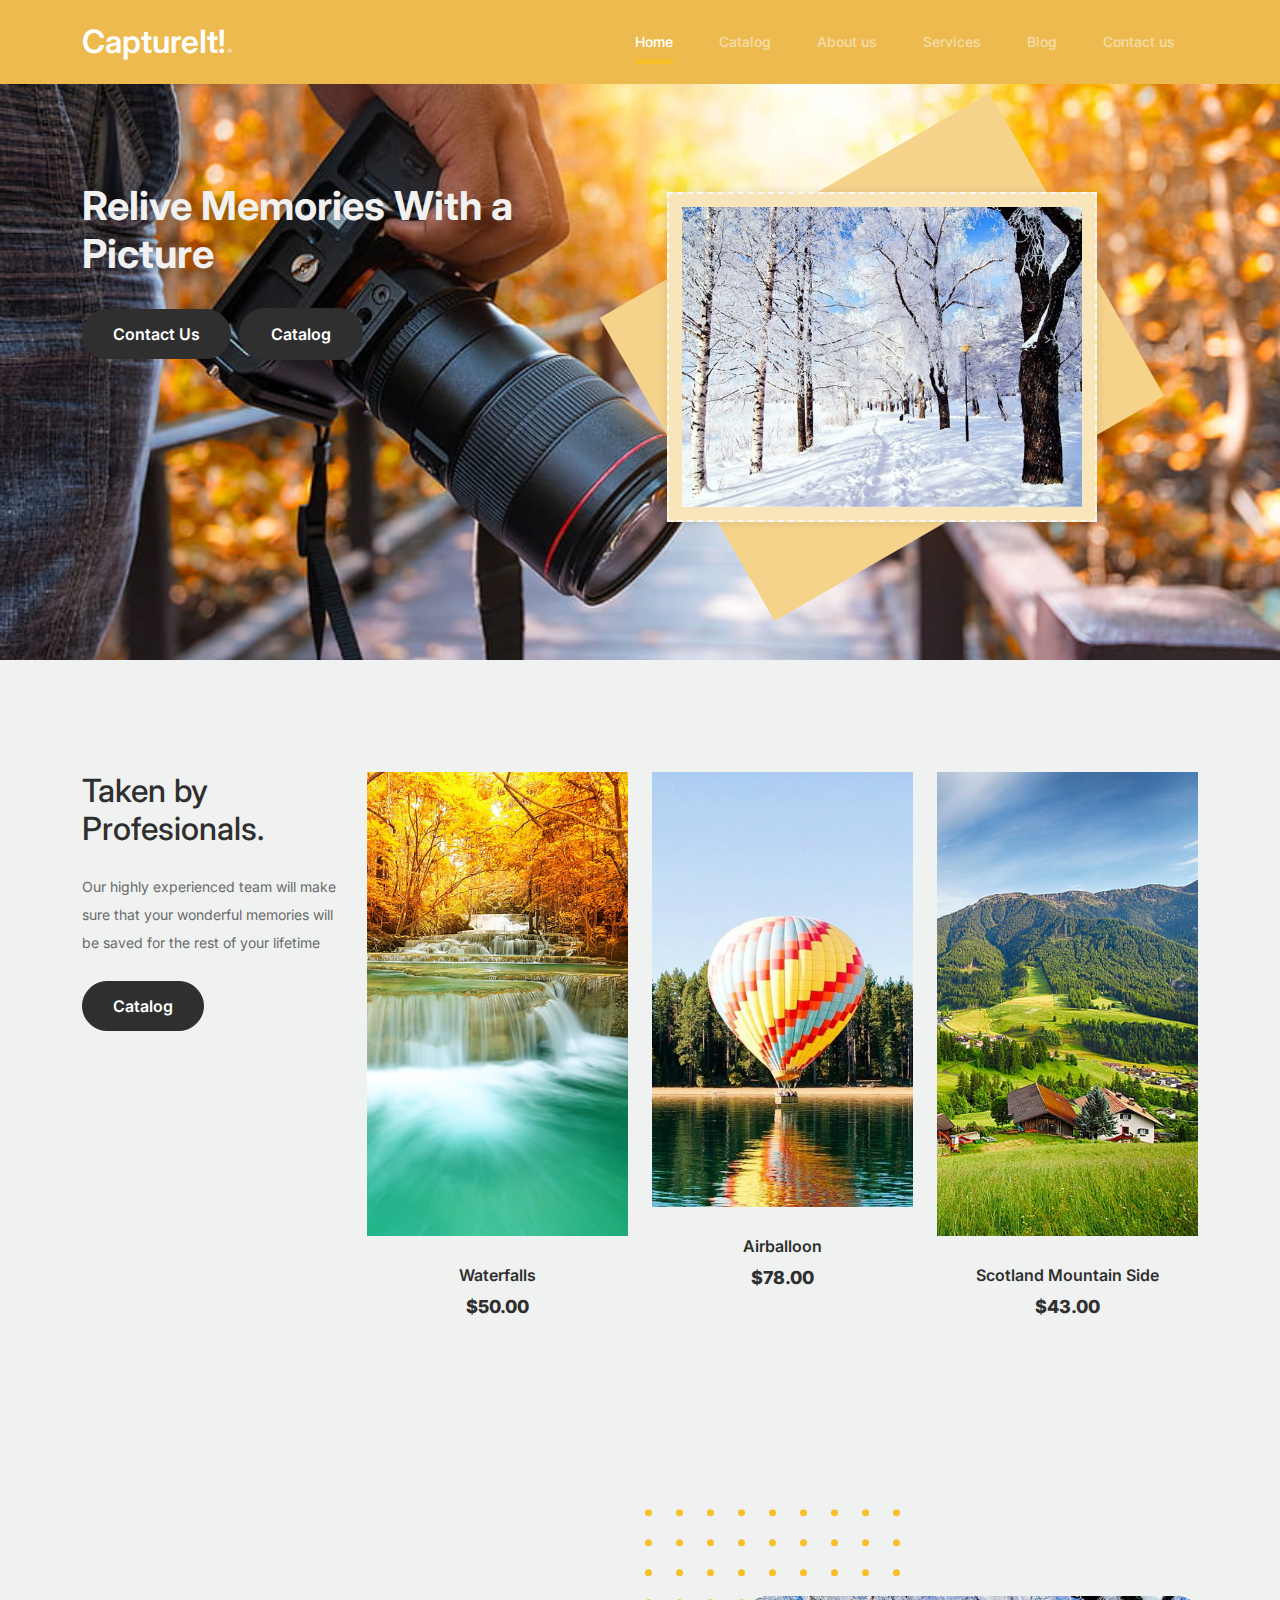
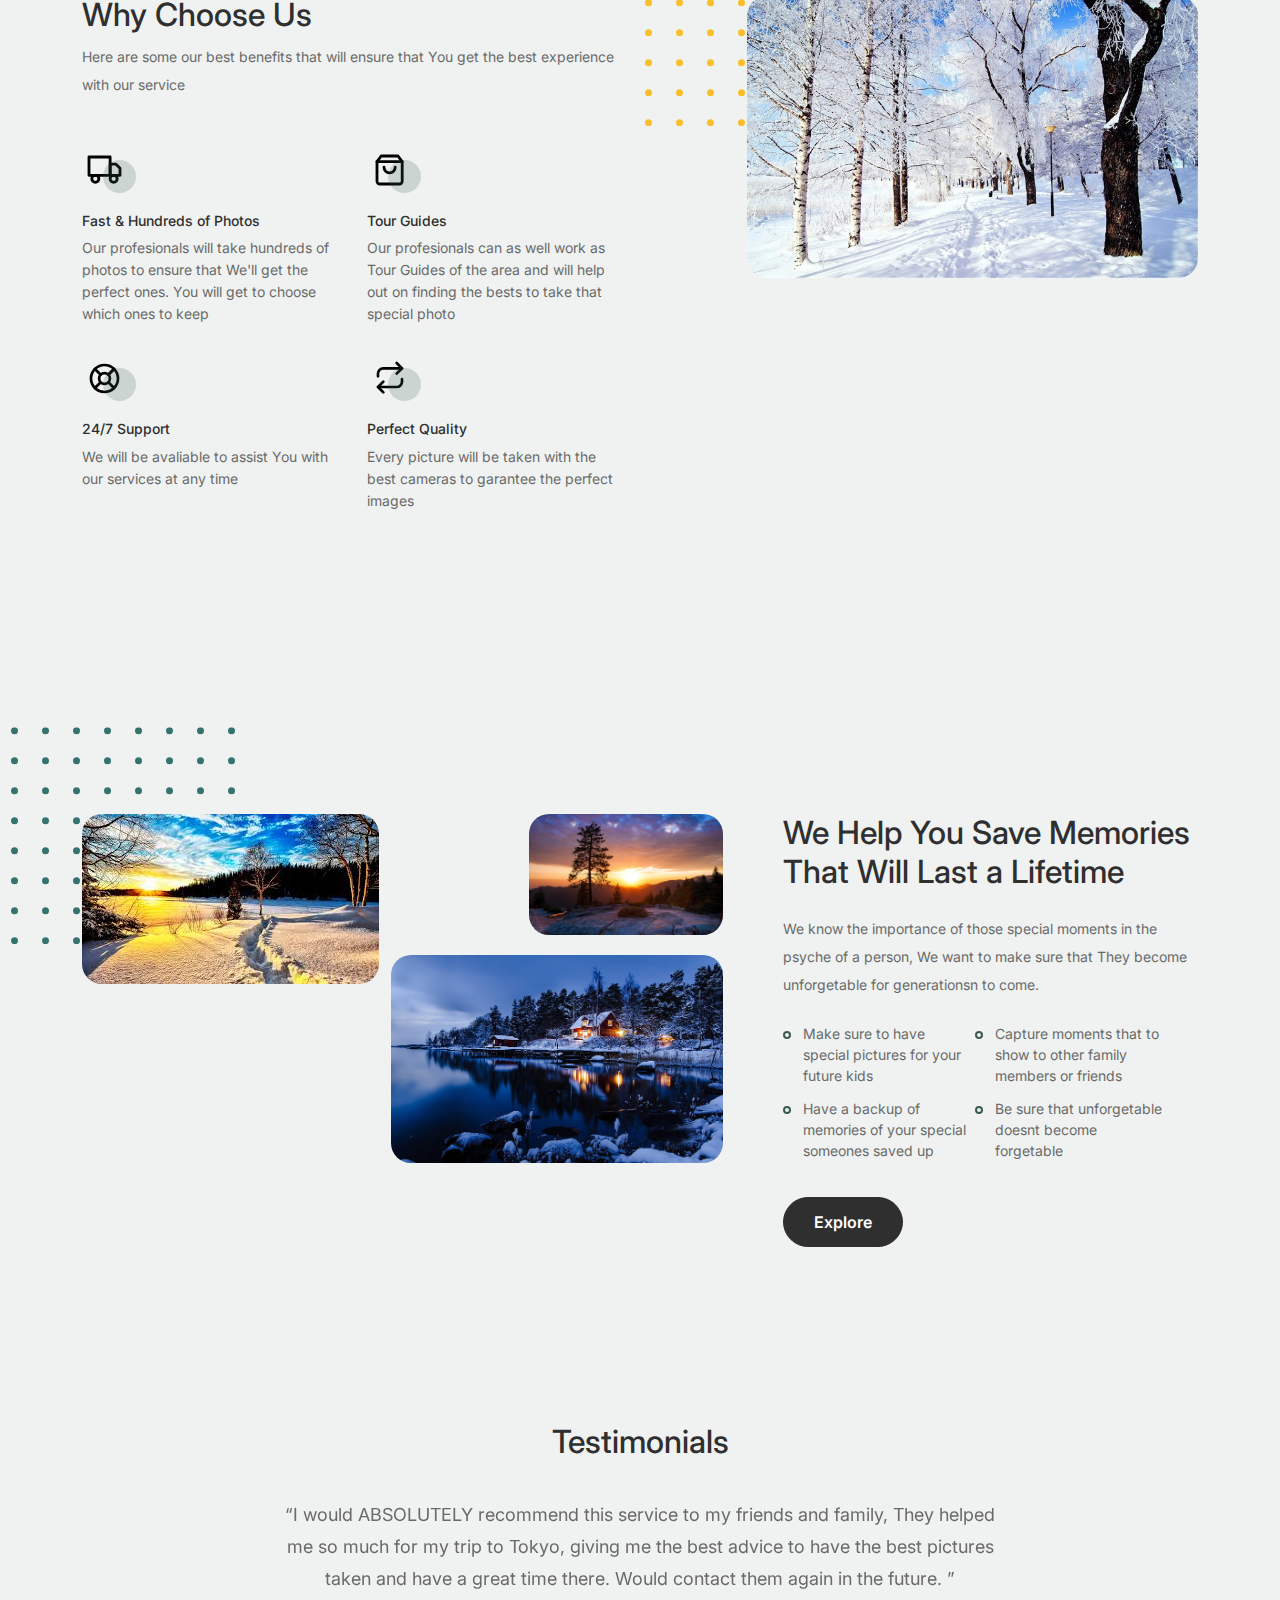
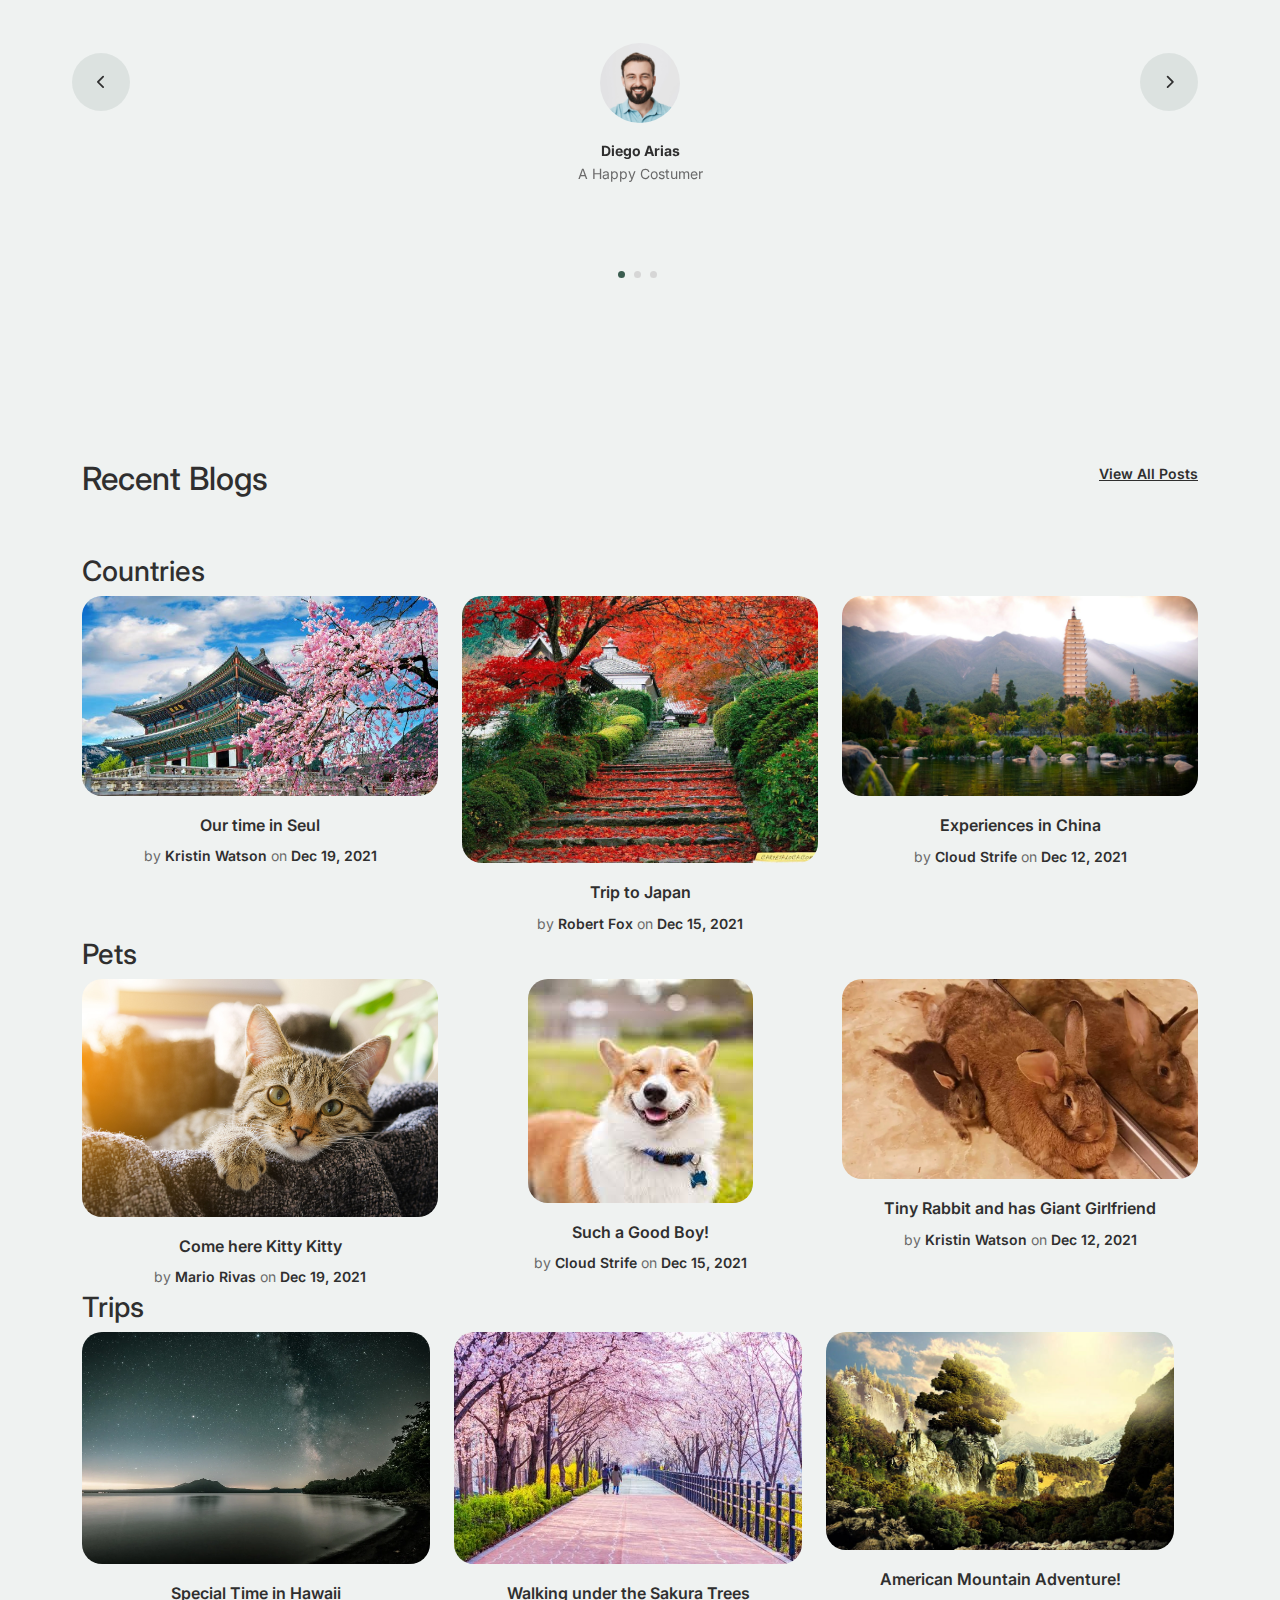
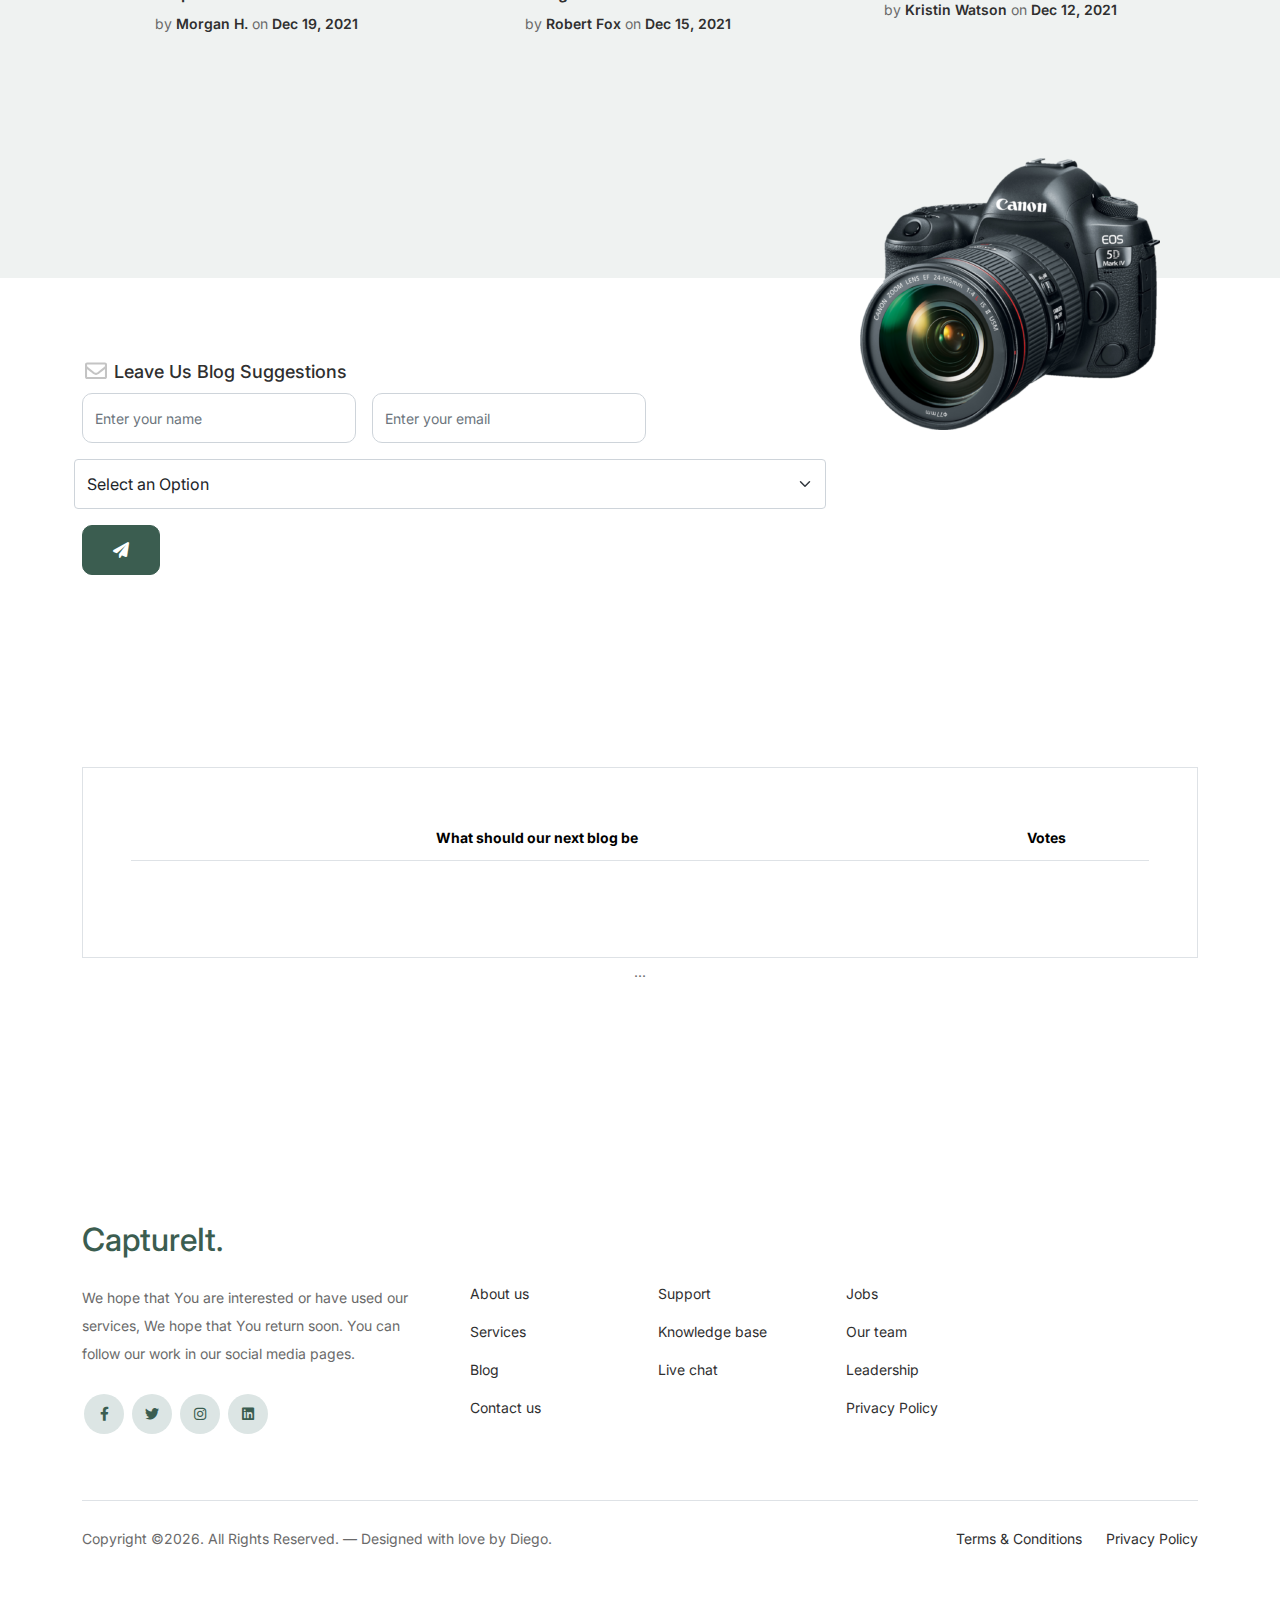
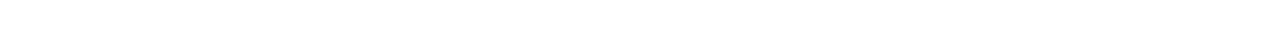
<file: index.html>
<!-- /*
* Bootstrap 5
* Template Name: Furni
* Template Author: Untree.co
* Template URI: https://untree.co/
* License: https://creativecommons.org/licenses/by/3.0/
*/ -->
<!doctype html>
<html lang="en">
<head>
  <meta charset="utf-8">
  <meta name="viewport" content="width=device-width, initial-scale=1, shrink-to-fit=no">
  <meta name="author" content="Untree.co">
  <link rel="shortcut icon" href="images/NewImages/logo.png">

  <meta name="description" content="" />
  <meta name="keywords" content="bootstrap, bootstrap4" />

		<!-- Bootstrap CSS -->
		<link href="css/bootstrap.min.css" rel="stylesheet">
		<link href="https://cdnjs.cloudflare.com/ajax/libs/font-awesome/6.0.0-beta3/css/all.min.css" rel="stylesheet">
		<link href="css/tiny-slider.css" rel="stylesheet">
		<link href="css/style.css" rel="stylesheet">
		<title>CaptureIt Save New Memories</title>
	</head>

	<body>

		<!-- Start Header/Navigation -->
		<nav class="custom-navbar navbar navbar navbar-expand-md navbar-dark bg-dark" arial-label="Furni navigation bar">

			<div class="container">
				<a class="navbar-brand" href="index.html">CaptureIt!<span>.</span></a>

				<button class="navbar-toggler" type="button" data-bs-toggle="collapse" data-bs-target="#navbarsFurni" aria-controls="navbarsFurni" aria-expanded="false" aria-label="Toggle navigation">
					<span class="navbar-toggler-icon"></span>
				</button>

				<div class="collapse navbar-collapse" id="navbarsFurni">
					<ul class="custom-navbar-nav navbar-nav ms-auto mb-2 mb-md-0">
						<li class="nav-item active">
							<a class="nav-link" href="index.html">Home</a>
						</li>
						<li><a class="nav-link" href="shop.html">Catalog</a></li>
						<li><a class="nav-link" href="about.html">About us</a></li>
						<li><a class="nav-link" href="services.html">Services</a></li>
						<li><a class="nav-link" href="blog.html">Blog</a></li>
						<li><a class="nav-link" href="contact.html">Contact us</a></li>
					</ul>
				</div>
			</div>
				
		</nav>
		<!-- End Header/Navigation -->

		<!-- Start Hero Section -->
			<div class="hero">
				<div class="container">
					<div class="row justify-content-between">
						<div class="col-lg-5">
							<div class="intro-excerpt">
								<h1>Relive Memories <span clsas="d-block">With a Picture</span></h1>
								<p><a href="" class="btn btn-secondary me-2">Contact Us</a><a href="#" class="btn btn-white-outline">Catalog</a></p>
							</div>
						</div>
						<div class="col-lg-7">

							<div id="HeroContainerFather">
							<div id="HeroContainerChild">
								<div id="HeroContainer">
									
								</div>
							</div>
							</div>
						</div>
					</div>
				</div>
			</div>
		<!-- End Hero Section -->

		<!-- Start Product Section -->
		<div class="product-section">
			<div class="container">
				<div class="row">

					<!-- Start Column 1 -->
					<div class="col-md-12 col-lg-3 mb-5 mb-lg-0">
						<h2 class="mb-4 section-title">Taken by Profesionals.</h2>
						<p class="mb-4"> Our highly experienced team will make sure that your wonderful memories will be saved for the rest of your lifetime </p>
						<p><a href="shop.html" class="btn">Catalog</a></p>
					</div> 
					<!-- End Column 1 -->

					<!-- Start Column 2 -->
					<div class="col-12 col-md-4 col-lg-3 mb-5 mb-md-0">
						<a class="product-item" href="cart.html">
							<img src="images/NewImages/Ls.jpg" class="img-fluid product-thumbnail">
							<h3 class="product-title">Waterfalls</h3>
							<strong class="product-price">$50.00</strong>

							<span class="icon-cross">
								<img src="images/cross.svg" class="img-fluid">
							</span>
						</a>
					</div> 
					<!-- End Column 2 -->

					<!-- Start Column 3 -->
					<div class="col-12 col-md-4 col-lg-3 mb-5 mb-md-0">
						<a class="product-item" href="cart.html">
							<img src="images/NewImages/AirBalloon.jpg" class="img-fluid product-thumbnail">
							<h3 class="product-title">Airballoon</h3>
							<strong class="product-price">$78.00</strong>

							<span class="icon-cross">
								<img src="images/cross.svg" class="img-fluid">
							</span>
						</a>
					</div>
					<!-- End Column 3 -->

					<!-- Start Column 4 -->
					<div class="col-12 col-md-4 col-lg-3 mb-5 mb-md-0">
						<a class="product-item" href="cart.html">
							<img src="images/NewImages/MountainSide.jpg" class="img-fluid product-thumbnail">
							<h3 class="product-title">Scotland Mountain Side</h3>
							<strong class="product-price">$43.00</strong>

							<span class="icon-cross">
								<img src="images/cross.svg" class="img-fluid">
							</span>
						</a>
					</div>
					<!-- End Column 4 -->

				</div>
			</div>
		</div>
		<!-- End Product Section -->

		<!-- Start Why Choose Us Section -->
		<div class="why-choose-section">
			<div class="container">
				<div class="row justify-content-between">
					<div class="col-lg-6">
						<h2 class="section-title">Why Choose Us</h2>
						<p>Here are some our best benefits that will ensure that You get the best experience with our service</p>

						<div class="row my-5">
							<div class="col-6 col-md-6">
								<div class="feature">
									<div class="icon">
										<img src="images/truck.svg" alt="Image" class="imf-fluid">
									</div> 
									<h3>Fast &amp; Hundreds of Photos</h3>
									<p>Our profesionals will take hundreds of photos to ensure that We'll get the perfect ones. You will get to choose which ones to keep</p>
								</div>
							</div>

							<div class="col-6 col-md-6">
								<div class="feature">
									<div class="icon">
										<img src="images/bag.svg" alt="Image" class="imf-fluid">
									</div>
									<h3>Tour Guides</h3>
									<p>Our profesionals can as well work as Tour Guides of the area and will help out on finding the bests to take that special photo</p>
								</div>
							</div>

							<div class="col-6 col-md-6">
								<div class="feature">
									<div class="icon">
										<img src="images/support.svg" alt="Image" class="imf-fluid">
									</div>
									<h3>24/7 Support</h3>
									<p>We will be avaliable to assist You with our services at any time</p>
								</div>
							</div>

							<div class="col-6 col-md-6">
								<div class="feature">
									<div class="icon">
										<img src="images/return.svg" alt="Image" class="imf-fluid">
									</div>
									<h3>Perfect Quality</h3>
									<p>Every picture will be taken with the best cameras to garantee the perfect images</p>
								</div>
							</div>

						</div>
					</div>

					<div class="col-lg-5">
						<div class="img-wrap">
							<img src="images/NewImages/WinterWonderland.jpg" alt="Image" class="img-fluid">
						</div>
					</div>

				</div>
			</div>
		</div>
		<!-- End Why Choose Us Section -->

		<!-- Start We Help Section -->
		<div class="we-help-section">
			<div class="container">
				<div class="row justify-content-between">
					<div class="col-lg-7 mb-5 mb-lg-0">
						<div class="imgs-grid">
							<div class="grid grid-1"><img src="images/NewImages/SunriseCold1.jpg" alt="Untree.co"></div>
							<div class="grid grid-2"><img src="images/NewImages/SunriseCold2.jpg" alt="Untree.co"></div>
							<div class="grid grid-3"><img src="images/NewImages/WinterNightime.jpg" alt="Untree.co"></div>
						</div>
					</div>
					<div class="col-lg-5 ps-lg-5">
						<h2 class="section-title mb-4">We Help You Save Memories That Will Last a Lifetime</h2>
						<p>We know the importance of those special moments in the psyche of a person, We want to make sure that They become unforgetable for generationsn to come.</p>

						<ul class="list-unstyled custom-list my-4">
							<li>Make sure to have special pictures for your future kids</li>
							<li>Capture moments that to show to other family members or friends</li>
							<li>Have a backup of memories of your special someones saved up</li>
							<li>Be sure that unforgetable doesnt become forgetable</li>
						</ul>
						<p><a herf="#" class="btn">Explore</a></p>
					</div>
				</div>
			</div>
		</div>
		<!-- End We Help Section -->


		<!-- End Popular Product -->

		<!-- Start Testimonial Slider -->
		<div class="testimonial-section">
			<div class="container">
				<div class="row">
					<div class="col-lg-7 mx-auto text-center">
						<h2 class="section-title">Testimonials</h2>
					</div>
				</div>

				<div class="row justify-content-center">
					<div class="col-lg-12">
						<div class="testimonial-slider-wrap text-center">

							<div id="testimonial-nav">
								<span class="prev" data-controls="prev"><span class="fa fa-chevron-left"></span></span>
								<span class="next" data-controls="next"><span class="fa fa-chevron-right"></span></span>
							</div>

							<div class="testimonial-slider">
								
								<div class="item">
									<div class="row justify-content-center">
										<div class="col-lg-8 mx-auto">

											<div class="testimonial-block text-center">
												<blockquote class="mb-5">
													<p>&ldquo;I would ABSOLUTELY recommend this service to my friends and family, They helped me so much for my trip to Tokyo, giving me the best advice to have the best pictures taken and have a great time there. Would contact them again in the future. &rdquo;</p>
												</blockquote>

												<div class="author-info">
													<div class="author-pic">
														<img src="images/person_2.jpg" alt="Maria Jones" class="img-fluid">
													</div>
													<h3 class="font-weight-bold">Diego Arias</h3>
													<span class="position d-block mb-3">A Happy Costumer</span>
												</div>
											</div>

										</div>
									</div>
								</div> 
								<!-- END item -->

								<div class="item">
									<div class="row justify-content-center">
										<div class="col-lg-8 mx-auto">

											<div class="testimonial-block text-center">
												<blockquote class="mb-5">
													<p>&ldquo;Just what I needed. I needed the perfect photographers for my daughter's wedding, They were extremely helpful giving us pointers on where We should be so the pictures would turn out perfect, as well They would make sure They don't interrupt anything during said wedding.&rdquo;</p>
												</blockquote>

												<div class="author-info">
													<div class="author-pic">
														<img src="images/person-1.png" alt="Maria Jones" class="img-fluid">
													</div>
													<h3 class="font-weight-bold">Maria Jones</h3>
													<span class="position d-block mb-3">Newly Wedded Wife</span>
												</div>
											</div>

										</div>
									</div>
								</div> 
								<!-- END item -->

								<div class="item">
									<div class="row justify-content-center">
										<div class="col-lg-8 mx-auto">

											<div class="testimonial-block text-center">
												<blockquote class="mb-5">
													<p>&ldquo;I decided to hire one of these photographers for our trip to the American Wilderness, wanted them to get us the best photos of the landscape so I could show them to my family. They did not dissapoint, all of the pictures where incredible. Would hire them again in my future Adventures.&rdquo;</p>
												</blockquote>

												<div class="author-info">
													<div class="author-pic">
														<img src="images/person_3.jpg" alt="Maria Jones" class="img-fluid">
													</div>
													<h3 class="font-weight-bold">Bolt Walker</h3>
													<span class="position d-block mb-3">Experienced Adventurer</span>
												</div>
											</div>

										</div>
									</div>
								</div> 
								<!-- END item -->

							</div>

						</div>
					</div>
				</div>
			</div>
		</div>
		<!-- End Testimonial Slider -->

		<!-- Start Blog Section -->
		<div class="blog-section">
			<div class="container">
				<div class="row mb-5">
					<div class="col-md-6">
						<h2 class="section-title">Recent Blogs</h2>
					</div>
					<div class="col-md-6 text-start text-md-end">
						<a href="#" class="more">View All Posts</a>
					</div>
				</div>
				<!-- ADD RIGHT HERE A NEW SECCION CONTRIES, PETS,TRIPS-->

				<div class="row">
					<h3 class="section-title">Countries</h3>
					<div class="col-12 col-sm-6 col-md-4 mb-4 mb-md-0">
						<div class="post-entry">
							<a href="#" class="post-thumbnail"><img src="images/NewImages/Seul.jpeg" alt="Image" class="img-fluid"></a>
							<div class="post-content-entry">
								<h3><a href="#">Our time in Seul</a></h3>
								<div class="meta">
									<span>by <a href="#">Kristin Watson</a></span> <span>on <a href="#">Dec 19, 2021</a></span>
								</div>
							</div>
						</div>
					</div>

					<div class="col-12 col-sm-6 col-md-4 mb-4 mb-md-0">
						<div class="post-entry">
							<a href="#" class="post-thumbnail"><img src="images/NewImages/Japan.jpg" alt="Image" class="img-fluid"></a>
							<div class="post-content-entry">
								<h3><a href="#">Trip to Japan</a></h3>
								<div class="meta">
									<span>by <a href="#">Robert Fox</a></span> <span>on <a href="#">Dec 15, 2021</a></span>
								</div>
							</div>
						</div>
					</div>

					<div class="col-12 col-sm-6 col-md-4 mb-4 mb-md-0">
						<div class="post-entry">
							<a href="#" class="post-thumbnail"><img src="images/NewImages/china.jpg" alt="Image" class="img-fluid"></a>
							<div class="post-content-entry">
								<h3><a href="#">Experiences in China</a></h3>
								<div class="meta">
									<span>by <a href="#">Cloud Strife</a></span> <span>on <a href="#">Dec 12, 2021</a></span>
								</div>
							</div>
						</div>
					</div>
				</div>
				<div class="row">
					<h3 class="section-title">Pets</h3>
					<div class="col-12 col-sm-6 col-md-4 mb-4 mb-md-0">
						<div class="post-entry">
							<a href="#" class="post-thumbnail"><img src="images/NewImages/CuteCat.jpg" alt="Image" class="img-fluid"></a>
							<div class="post-content-entry">
								<h3><a href="#">Come here Kitty Kitty</a></h3>
								<div class="meta">
									<span>by <a href="#">Mario Rivas</a></span> <span>on <a href="#">Dec 19, 2021</a></span>
								</div>
							</div>
						</div>
					</div>

					<div class="col-12 col-sm-6 col-md-4 mb-4 mb-md-0">
						<div class="post-entry">
							<a href="#" class="post-thumbnail"><img src="images/NewImages/BESTODOGGO.jpg"  alt="Image" class="img-fluid"></a>
							<div class="post-content-entry">
								<h3><a href="#">Such a Good Boy!</a></h3>
								<div class="meta">
									<span>by <a href="#">Cloud Strife</a></span> <span>on <a href="#">Dec 15, 2021</a></span>
								</div>
							</div>
						</div>
					</div>

					<div class="col-12 col-sm-6 col-md-4 mb-4 mb-md-0">
						<div class="post-entry">
							<a href="#" class="post-thumbnail"><img src="images/NewImages/Rabbits.jpg" alt="Image" class="img-fluid"></a>
							<div class="post-content-entry">
								<h3><a href="#">Tiny Rabbit and has Giant Girlfriend</a></h3>
								<div class="meta">
									<span>by <a href="#">Kristin Watson</a></span> <span>on <a href="#">Dec 12, 2021</a></span>
								</div>
							</div>
						</div>
					</div>
					<div class="row">
						<h3 class="section-title">Trips</h3>
						<div class="col-12 col-sm-6 col-md-4 mb-4 mb-md-0">
							<div class="post-entry">
								<a href="#" class="post-thumbnail"><img src="images/NewImages/Hawaii.webp" alt="Image" class="img-fluid"></a>
								<div class="post-content-entry">
									<h3><a href="#">Special Time in Hawaii</a></h3>
									<div class="meta">
										<span>by <a href="#">Morgan H.</a></span> <span>on <a href="#">Dec 19, 2021</a></span>
									</div>
								</div>
							</div>
						</div>
	
						<div class="col-12 col-sm-6 col-md-4 mb-4 mb-md-0">
							<div class="post-entry">
								<a href="#" class="post-thumbnail"><img src="images/NewImages/SakuraT2.jpg" alt="Image" class="img-fluid"></a>
								<div class="post-content-entry">
									<h3><a href="#">Walking under the Sakura Trees</a></h3>
									<div class="meta">
										<span>by <a href="#">Robert Fox</a></span> <span>on <a href="#">Dec 15, 2021</a></span>
									</div>
								</div>
							</div>
						</div>
	
						<div class="col-12 col-sm-6 col-md-4 mb-4 mb-md-0">
							<div class="post-entry">
								<a href="#" class="post-thumbnail"><img src="images/NewImages/BigTree.jpg" alt="Image" class="img-fluid"></a>
								<div class="post-content-entry">
									<h3><a href="#">American Mountain Adventure!</a></h3>
									<div class="meta">
										<span>by <a href="#">Kristin Watson</a></span> <span>on <a href="#">Dec 12, 2021</a></span>
									</div>
								</div>
							</div>
						</div>
	
					</div>
				</div>
			</div>
		</div>
		<!-- End Blog Section -->	

		<!-- Start Footer Section -->
		<footer class="footer-section">
			<div class="container relative">

				<div class="sofa-img">
					<img src="images/NewImages/Camera.png" alt="Image" class="img-fluid">
				</div>

				<div class="row">
					<div class="col-lg-8">
						<div class="subscription-form">
							<h3 class="d-flex align-items-center"><span class="me-1"><img src="images/envelope-outline.svg" alt="Image" class="img-fluid"></span><span>Leave Us Blog Suggestions</span></h3>


							<!-- ESTE ES EL FORMULARIO-->
							<form action="submit" class="row g-3" id="formulario">
								<div class="col-auto">
									<input id="nombre" type="text" class="form-control" placeholder="Enter your name" required>
								</div>
								<div class="col-auto">
									<input id="email" type="email" class="form-control" placeholder="Enter your email" required>
								</div>
								<select class="form-select" id="BlogOptions">
									<option value="">Select an Option</option>
									<option  value="Our time in Seul">Our time in Seul</option>
									<option value="Trip to Japan">Trip to Japan</option>
									<option value="Experiences in China">Experiences in China</option>
									<option  value="Come here Kitty Kitty">Come here Kitty Kitty</option>
									<option  value="Such a Good Boy!">Such a Good Boy!</option>
									<option value="Tiny Rabbit and has Giant Girlfriend">Tiny Rabbit and has Giant Girlfriend</option>
									<option value="Special Time in Hawaii">Special Time in Hawaii</option>
									<option value="Walking under the Sakura Trees">Walking under the Sakura Trees</option>
									<option  value="American Mountain Adventure!">American Mountain Adventure!</option>
								</select>

								<div class="col-auto">
									<button  id="subBut" type="submit" class="btn btn-primary">
										<span class="fa fa-paper-plane"></span>
									</button>
								</div>
							</form>

						</div>
					</div>
				</div>

				<div id="resultados" class="blog-section">
					<div class="container">
						<div class="row">
							<div class="p-3 p-lg-5 border bg-white">
								<table class="table site-block-order-table mb-5">
									<thead>
										<th>What should our next blog be</th>
										<th>Votes</th>
									</thead>
									<tbody id="tablebody">
				
									<!-- Filas dinámicas -->
									
									</tbody>
								</table>
							</div>
						</div>
						...
					</div>
				</div>



				<div class="row g-5 mb-5">
					<div class="col-lg-4">
						<div class="mb-4 footer-logo-wrap"><a href="#" class="footer-logo">CaptureIt<span>.</span></a></div>
						<p class="mb-4">We hope that You are interested or have used our services, We hope that You return soon. You can follow our work in our social media pages.</p>

						<ul class="list-unstyled custom-social">
							<li><a href="#"><span class="fa fa-brands fa-facebook-f"></span></a></li>
							<li><a href="#"><span class="fa fa-brands fa-twitter"></span></a></li>
							<li><a href="#"><span class="fa fa-brands fa-instagram"></span></a></li>
							<li><a href="#"><span class="fa fa-brands fa-linkedin"></span></a></li>
						</ul>
					</div>

					<div class="col-lg-8">
						<div class="row links-wrap">
							<div class="col-6 col-sm-6 col-md-3">
								<ul class="list-unstyled">
									<li><a href="#">About us</a></li>
									<li><a href="#">Services</a></li>
									<li><a href="#">Blog</a></li>
									<li><a href="#">Contact us</a></li>
								</ul>
							</div>

							<div class="col-6 col-sm-6 col-md-3">
								<ul class="list-unstyled">
									<li><a href="#">Support</a></li>
									<li><a href="#">Knowledge base</a></li>
									<li><a href="#">Live chat</a></li>
								</ul>
							</div>

							<div class="col-6 col-sm-6 col-md-3">
								<ul class="list-unstyled">
									<li><a href="#">Jobs</a></li>
									<li><a href="#">Our team</a></li>
									<li><a href="#">Leadership</a></li>
									<li><a href="#">Privacy Policy</a></li>
								</ul>
							</div>
						</div>
					</div>

				</div>

				<div class="border-top copyright">
					<div class="row pt-4">
						<div class="col-lg-6">
							<p class="mb-2 text-center text-lg-start">Copyright &copy;<script>document.write(new Date().getFullYear());</script>. All Rights Reserved. &mdash; Designed with love by Diego.</p>
						</div>

						<div class="col-lg-6 text-center text-lg-end">
							<ul class="list-unstyled d-inline-flex ms-auto">
								<li class="me-4"><a href="#">Terms &amp; Conditions</a></li>
								<li><a href="#">Privacy Policy</a></li>
							</ul>
						</div>

					</div>
				</div>

			</div>
		</footer>
		<!-- End Footer Section -->	
		<script src="js/bootstrap.bundle.min.js"></script>
		<script src="js/tiny-slider.js"></script>
		<script src="js/custom.js"></script>
		<script src="js/main.js" defer></script>

	</body>

</html>
</file>
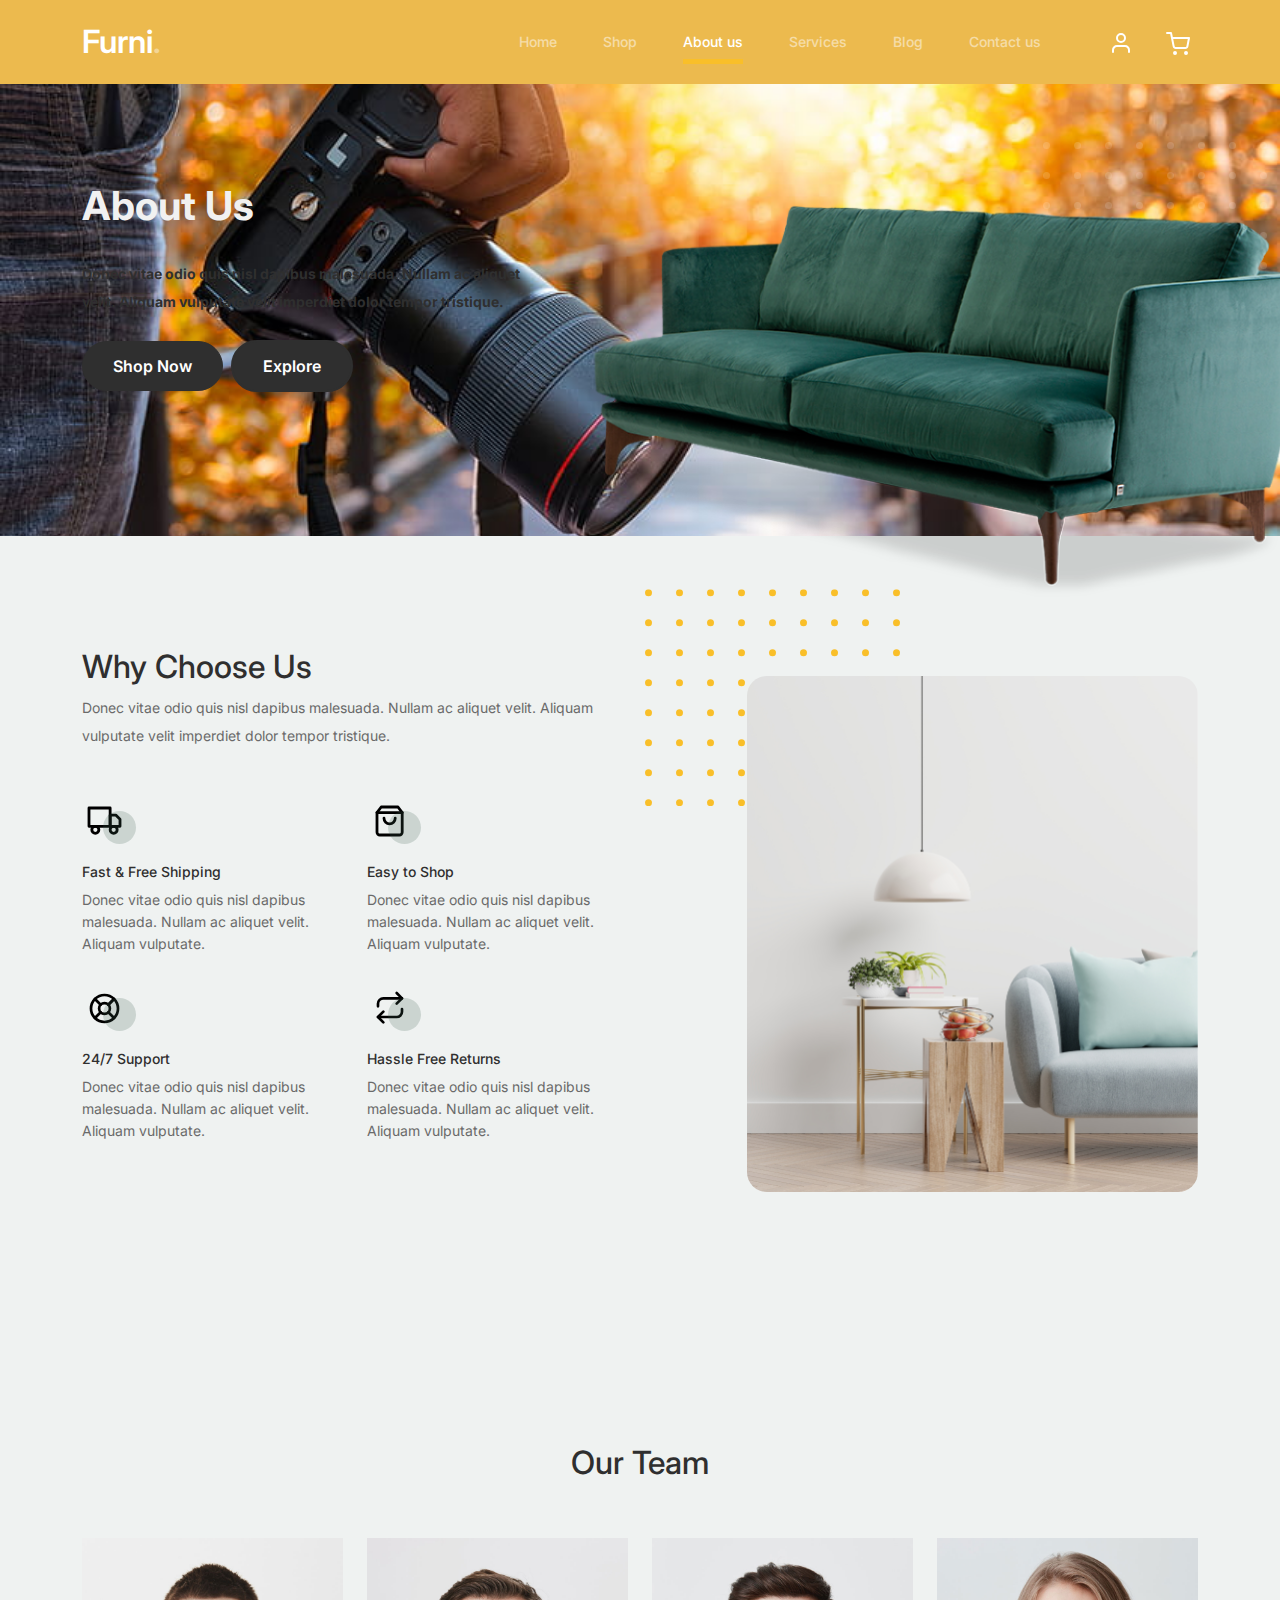
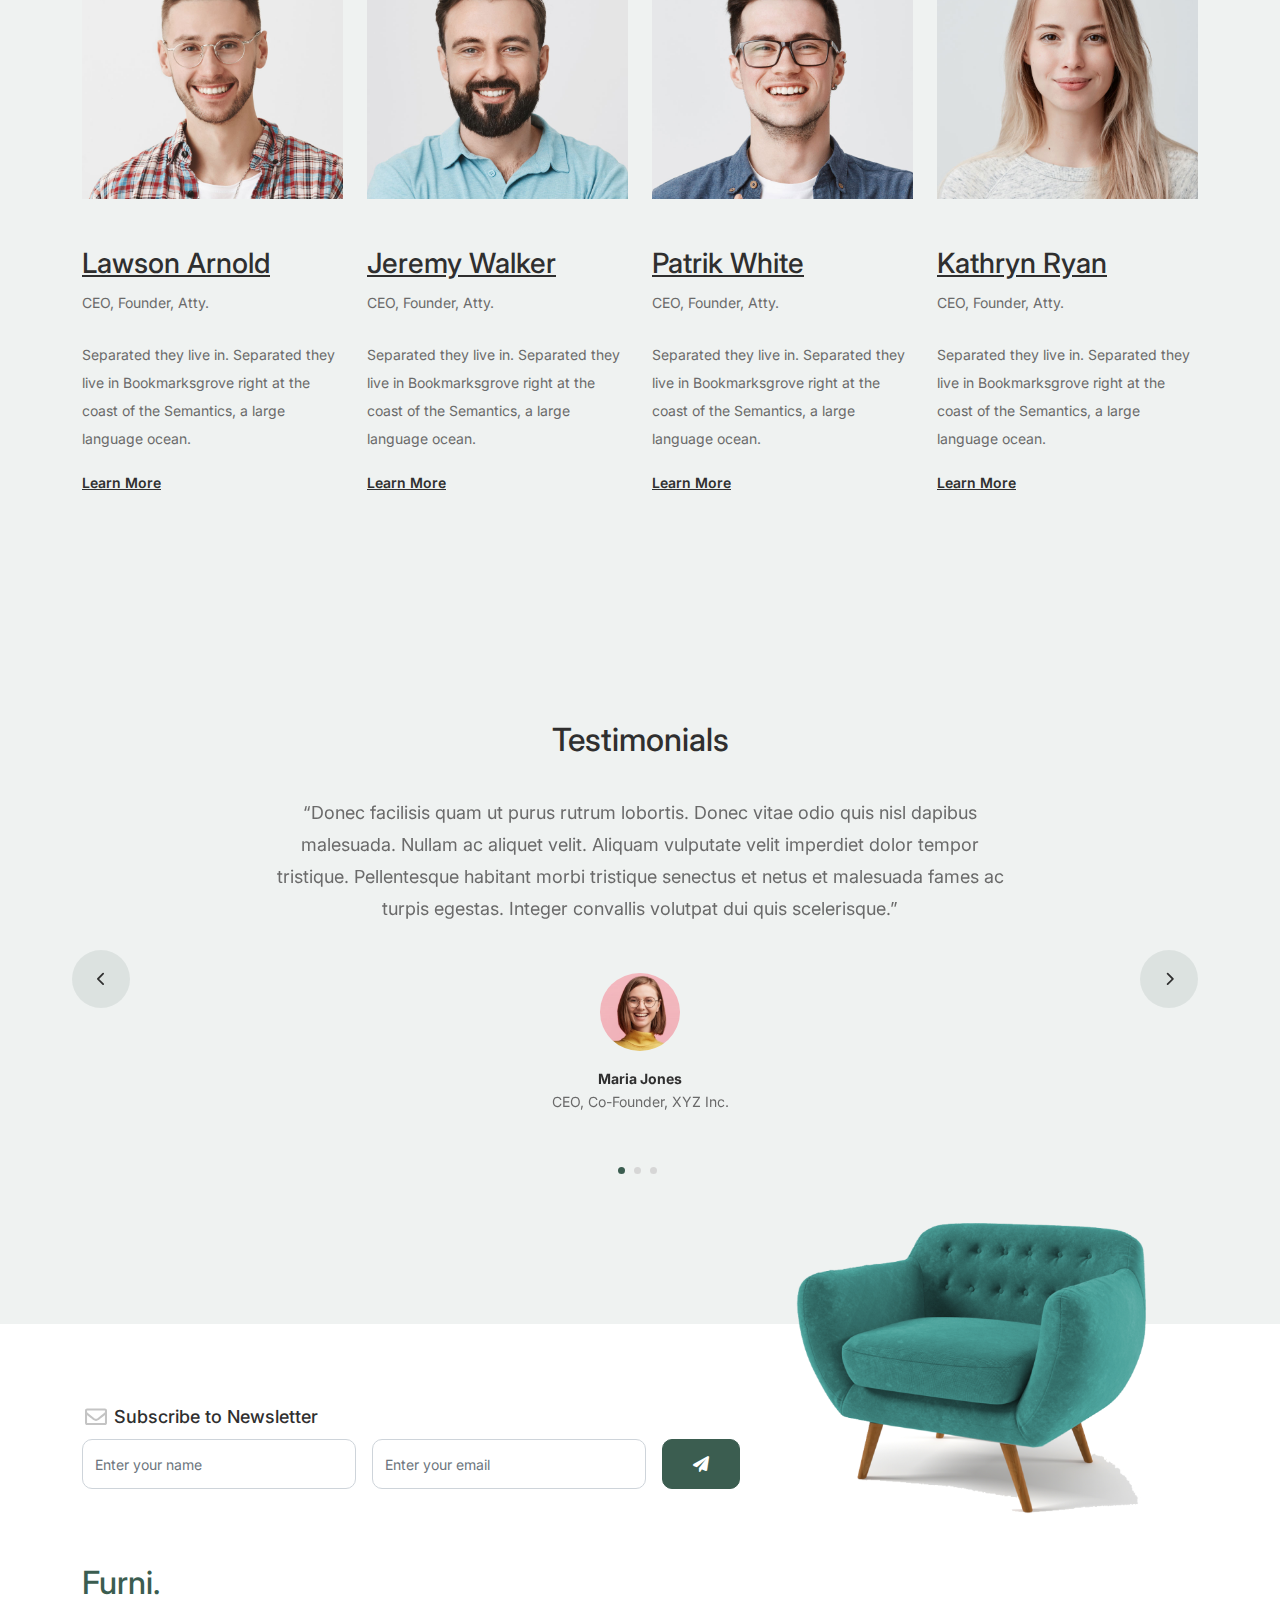
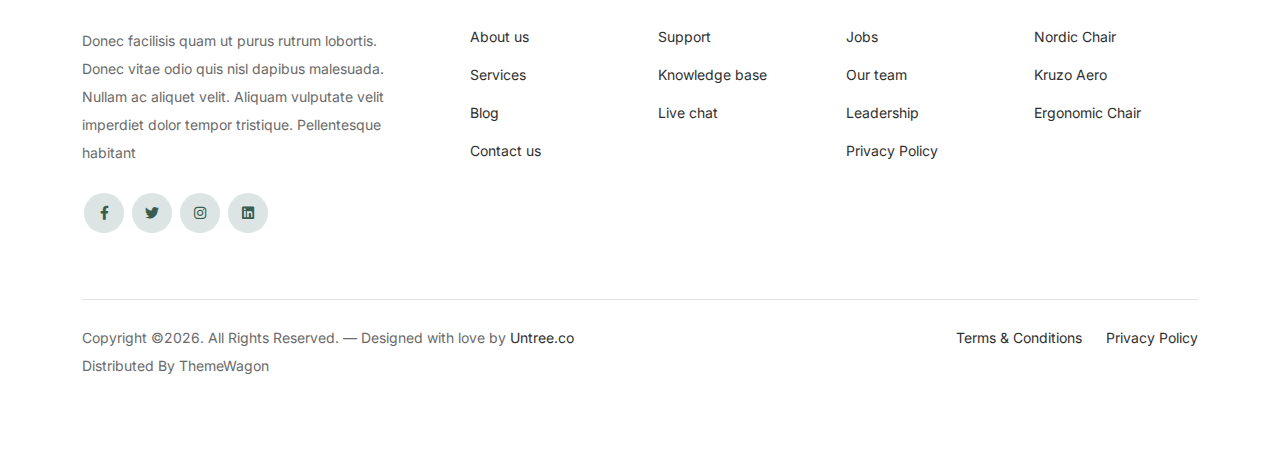
<file: about.html>
<!-- /*
* Bootstrap 5
* Template Name: Furni
* Template Author: Untree.co
* Template URI: https://untree.co/
* License: https://creativecommons.org/licenses/by/3.0/
*/ -->
<!doctype html>
<html lang="en">
<head>
  <meta charset="utf-8">
  <meta name="viewport" content="width=device-width, initial-scale=1, shrink-to-fit=no">
  <meta name="author" content="Untree.co">
  <link rel="shortcut icon" href="favicon.png">

  <meta name="description" content="" />
  <meta name="keywords" content="bootstrap, bootstrap4" />

		<!-- Bootstrap CSS -->
		<link href="css/bootstrap.min.css" rel="stylesheet">
		<link href="https://cdnjs.cloudflare.com/ajax/libs/font-awesome/6.0.0-beta3/css/all.min.css" rel="stylesheet">
		<link href="css/tiny-slider.css" rel="stylesheet">
		<link href="css/style.css" rel="stylesheet">
		<title>Furni Free Bootstrap 5 Template for Furniture and Interior Design Websites by Untree.co </title>
	</head>

	<body>

		<!-- Start Header/Navigation -->
		<nav class="custom-navbar navbar navbar navbar-expand-md navbar-dark bg-dark" arial-label="Furni navigation bar">

			<div class="container">
				<a class="navbar-brand" href="index.html">Furni<span>.</span></a>

				<button class="navbar-toggler" type="button" data-bs-toggle="collapse" data-bs-target="#navbarsFurni" aria-controls="navbarsFurni" aria-expanded="false" aria-label="Toggle navigation">
					<span class="navbar-toggler-icon"></span>
				</button>

				<div class="collapse navbar-collapse" id="navbarsFurni">
					<ul class="custom-navbar-nav navbar-nav ms-auto mb-2 mb-md-0">
						<li class="nav-item ">
							<a class="nav-link" href="index.html">Home</a>
						</li>
						<li><a class="nav-link" href="shop.html">Shop</a></li>
						<li class="active"><a class="nav-link" href="about.html">About us</a></li>
						<li><a class="nav-link" href="services.html">Services</a></li>
						<li><a class="nav-link" href="blog.html">Blog</a></li>
						<li><a class="nav-link" href="contact.html">Contact us</a></li>
					</ul>

					<ul class="custom-navbar-cta navbar-nav mb-2 mb-md-0 ms-5">
						<li><a class="nav-link" href="#"><img src="images/user.svg"></a></li>
						<li><a class="nav-link" href="cart.html"><img src="images/cart.svg"></a></li>
					</ul>
				</div>
			</div>
				
		</nav>
		<!-- End Header/Navigation -->

		<!-- Start Hero Section -->
			<div class="hero">
				<div class="container">
					<div class="row justify-content-between">
						<div class="col-lg-5">
							<div class="intro-excerpt">
								<h1>About Us</h1>
								<p class="mb-4">Donec vitae odio quis nisl dapibus malesuada. Nullam ac aliquet velit. Aliquam vulputate velit imperdiet dolor tempor tristique.</p>
								<p><a href="" class="btn btn-secondary me-2">Shop Now</a><a href="#" class="btn btn-white-outline">Explore</a></p>
							</div>
						</div>
						<div class="col-lg-7">
							<div class="hero-img-wrap">
								<img src="images/couch.png" class="img-fluid">
							</div>
						</div>
					</div>
				</div>
			</div>
		<!-- End Hero Section -->

		

		<!-- Start Why Choose Us Section -->
		<div class="why-choose-section">
			<div class="container">
				<div class="row justify-content-between align-items-center">
					<div class="col-lg-6">
						<h2 class="section-title">Why Choose Us</h2>
						<p>Donec vitae odio quis nisl dapibus malesuada. Nullam ac aliquet velit. Aliquam vulputate velit imperdiet dolor tempor tristique.</p>

						<div class="row my-5">
							<div class="col-6 col-md-6">
								<div class="feature">
									<div class="icon">
										<img src="images/truck.svg" alt="Image" class="imf-fluid">
									</div>
									<h3>Fast &amp; Free Shipping</h3>
									<p>Donec vitae odio quis nisl dapibus malesuada. Nullam ac aliquet velit. Aliquam vulputate.</p>
								</div>
							</div>

							<div class="col-6 col-md-6">
								<div class="feature">
									<div class="icon">
										<img src="images/bag.svg" alt="Image" class="imf-fluid">
									</div>
									<h3>Easy to Shop</h3>
									<p>Donec vitae odio quis nisl dapibus malesuada. Nullam ac aliquet velit. Aliquam vulputate.</p>
								</div>
							</div>

							<div class="col-6 col-md-6">
								<div class="feature">
									<div class="icon">
										<img src="images/support.svg" alt="Image" class="imf-fluid">
									</div>
									<h3>24/7 Support</h3>
									<p>Donec vitae odio quis nisl dapibus malesuada. Nullam ac aliquet velit. Aliquam vulputate.</p>
								</div>
							</div>

							<div class="col-6 col-md-6">
								<div class="feature">
									<div class="icon">
										<img src="images/return.svg" alt="Image" class="imf-fluid">
									</div>
									<h3>Hassle Free Returns</h3>
									<p>Donec vitae odio quis nisl dapibus malesuada. Nullam ac aliquet velit. Aliquam vulputate.</p>
								</div>
							</div>

						</div>
					</div>

					<div class="col-lg-5">
						<div class="img-wrap">
							<img src="images/why-choose-us-img.jpg" alt="Image" class="img-fluid">
						</div>
					</div>

				</div>
			</div>
		</div>
		<!-- End Why Choose Us Section -->

		<!-- Start Team Section -->
		<div class="untree_co-section">
			<div class="container">

				<div class="row mb-5">
					<div class="col-lg-5 mx-auto text-center">
						<h2 class="section-title">Our Team</h2>
					</div>
				</div>

				<div class="row">

					<!-- Start Column 1 -->
					<div class="col-12 col-md-6 col-lg-3 mb-5 mb-md-0">
						<img src="images/person_1.jpg" class="img-fluid mb-5">
						<h3 clas><a href="#"><span class="">Lawson</span> Arnold</a></h3>
            <span class="d-block position mb-4">CEO, Founder, Atty.</span>
            <p>Separated they live in.
            Separated they live in Bookmarksgrove right at the coast of the Semantics, a large language ocean.</p>
            <p class="mb-0"><a href="#" class="more dark">Learn More <span class="icon-arrow_forward"></span></a></p>
					</div> 
					<!-- End Column 1 -->

					<!-- Start Column 2 -->
					<div class="col-12 col-md-6 col-lg-3 mb-5 mb-md-0">
						<img src="images/person_2.jpg" class="img-fluid mb-5">

						<h3 clas><a href="#"><span class="">Jeremy</span> Walker</a></h3>
            <span class="d-block position mb-4">CEO, Founder, Atty.</span>
            <p>Separated they live in.
            Separated they live in Bookmarksgrove right at the coast of the Semantics, a large language ocean.</p>
            <p class="mb-0"><a href="#" class="more dark">Learn More <span class="icon-arrow_forward"></span></a></p>

					</div> 
					<!-- End Column 2 -->

					<!-- Start Column 3 -->
					<div class="col-12 col-md-6 col-lg-3 mb-5 mb-md-0">
						<img src="images/person_3.jpg" class="img-fluid mb-5">
						<h3 clas><a href="#"><span class="">Patrik</span> White</a></h3>
            <span class="d-block position mb-4">CEO, Founder, Atty.</span>
            <p>Separated they live in.
            Separated they live in Bookmarksgrove right at the coast of the Semantics, a large language ocean.</p>
            <p class="mb-0"><a href="#" class="more dark">Learn More <span class="icon-arrow_forward"></span></a></p>
					</div> 
					<!-- End Column 3 -->

					<!-- Start Column 4 -->
					<div class="col-12 col-md-6 col-lg-3 mb-5 mb-md-0">
						<img src="images/person_4.jpg" class="img-fluid mb-5">

						<h3 clas><a href="#"><span class="">Kathryn</span> Ryan</a></h3>
            <span class="d-block position mb-4">CEO, Founder, Atty.</span>
            <p>Separated they live in.
            Separated they live in Bookmarksgrove right at the coast of the Semantics, a large language ocean.</p>
            <p class="mb-0"><a href="#" class="more dark">Learn More <span class="icon-arrow_forward"></span></a></p>

          
					</div> 
					<!-- End Column 4 -->

					

				</div>
			</div>
		</div>
		<!-- End Team Section -->

		

		<!-- Start Testimonial Slider -->
		<div class="testimonial-section before-footer-section">
			<div class="container">
				<div class="row">
					<div class="col-lg-7 mx-auto text-center">
						<h2 class="section-title">Testimonials</h2>
					</div>
				</div>

				<div class="row justify-content-center">
					<div class="col-lg-12">
						<div class="testimonial-slider-wrap text-center">

							<div id="testimonial-nav">
								<span class="prev" data-controls="prev"><span class="fa fa-chevron-left"></span></span>
								<span class="next" data-controls="next"><span class="fa fa-chevron-right"></span></span>
							</div>

							<div class="testimonial-slider">
								
								<div class="item">
									<div class="row justify-content-center">
										<div class="col-lg-8 mx-auto">

											<div class="testimonial-block text-center">
												<blockquote class="mb-5">
													<p>&ldquo;Donec facilisis quam ut purus rutrum lobortis. Donec vitae odio quis nisl dapibus malesuada. Nullam ac aliquet velit. Aliquam vulputate velit imperdiet dolor tempor tristique. Pellentesque habitant morbi tristique senectus et netus et malesuada fames ac turpis egestas. Integer convallis volutpat dui quis scelerisque.&rdquo;</p>
												</blockquote>

												<div class="author-info">
													<div class="author-pic">
														<img src="images/person-1.png" alt="Maria Jones" class="img-fluid">
													</div>
													<h3 class="font-weight-bold">Maria Jones</h3>
													<span class="position d-block mb-3">CEO, Co-Founder, XYZ Inc.</span>
												</div>
											</div>

										</div>
									</div>
								</div> 
								<!-- END item -->

								<div class="item">
									<div class="row justify-content-center">
										<div class="col-lg-8 mx-auto">

											<div class="testimonial-block text-center">
												<blockquote class="mb-5">
													<p>&ldquo;Donec facilisis quam ut purus rutrum lobortis. Donec vitae odio quis nisl dapibus malesuada. Nullam ac aliquet velit. Aliquam vulputate velit imperdiet dolor tempor tristique. Pellentesque habitant morbi tristique senectus et netus et malesuada fames ac turpis egestas. Integer convallis volutpat dui quis scelerisque.&rdquo;</p>
												</blockquote>

												<div class="author-info">
													<div class="author-pic">
														<img src="images/person-1.png" alt="Maria Jones" class="img-fluid">
													</div>
													<h3 class="font-weight-bold">Maria Jones</h3>
													<span class="position d-block mb-3">CEO, Co-Founder, XYZ Inc.</span>
												</div>
											</div>

										</div>
									</div>
								</div> 
								<!-- END item -->

								<div class="item">
									<div class="row justify-content-center">
										<div class="col-lg-8 mx-auto">

											<div class="testimonial-block text-center">
												<blockquote class="mb-5">
													<p>&ldquo;Donec facilisis quam ut purus rutrum lobortis. Donec vitae odio quis nisl dapibus malesuada. Nullam ac aliquet velit. Aliquam vulputate velit imperdiet dolor tempor tristique. Pellentesque habitant morbi tristique senectus et netus et malesuada fames ac turpis egestas. Integer convallis volutpat dui quis scelerisque.&rdquo;</p>
												</blockquote>

												<div class="author-info">
													<div class="author-pic">
														<img src="images/person-1.png" alt="Maria Jones" class="img-fluid">
													</div>
													<h3 class="font-weight-bold">Maria Jones</h3>
													<span class="position d-block mb-3">CEO, Co-Founder, XYZ Inc.</span>
												</div>
											</div>

										</div>
									</div>
								</div> 
								<!-- END item -->

							</div>

						</div>
					</div>
				</div>
			</div>
		</div>
		<!-- End Testimonial Slider -->

		

		<!-- Start Footer Section -->
		<footer class="footer-section">
			<div class="container relative">

				<div class="sofa-img">
					<img src="images/sofa.png" alt="Image" class="img-fluid">
				</div>

				<div class="row">
					<div class="col-lg-8">
						<div class="subscription-form">
							<h3 class="d-flex align-items-center"><span class="me-1"><img src="images/envelope-outline.svg" alt="Image" class="img-fluid"></span><span>Subscribe to Newsletter</span></h3>

							<form action="#" class="row g-3">
								<div class="col-auto">
									<input type="text" class="form-control" placeholder="Enter your name">
								</div>
								<div class="col-auto">
									<input type="email" class="form-control" placeholder="Enter your email">
								</div>
								<div class="col-auto">
									<button class="btn btn-primary">
										<span class="fa fa-paper-plane"></span>
									</button>
								</div>
							</form>

						</div>
					</div>
				</div>

				<div class="row g-5 mb-5">
					<div class="col-lg-4">
						<div class="mb-4 footer-logo-wrap"><a href="#" class="footer-logo">Furni<span>.</span></a></div>
						<p class="mb-4">Donec facilisis quam ut purus rutrum lobortis. Donec vitae odio quis nisl dapibus malesuada. Nullam ac aliquet velit. Aliquam vulputate velit imperdiet dolor tempor tristique. Pellentesque habitant</p>

						<ul class="list-unstyled custom-social">
							<li><a href="#"><span class="fa fa-brands fa-facebook-f"></span></a></li>
							<li><a href="#"><span class="fa fa-brands fa-twitter"></span></a></li>
							<li><a href="#"><span class="fa fa-brands fa-instagram"></span></a></li>
							<li><a href="#"><span class="fa fa-brands fa-linkedin"></span></a></li>
						</ul>
					</div>

					<div class="col-lg-8">
						<div class="row links-wrap">
							<div class="col-6 col-sm-6 col-md-3">
								<ul class="list-unstyled">
									<li><a href="#">About us</a></li>
									<li><a href="#">Services</a></li>
									<li><a href="#">Blog</a></li>
									<li><a href="#">Contact us</a></li>
								</ul>
							</div>

							<div class="col-6 col-sm-6 col-md-3">
								<ul class="list-unstyled">
									<li><a href="#">Support</a></li>
									<li><a href="#">Knowledge base</a></li>
									<li><a href="#">Live chat</a></li>
								</ul>
							</div>

							<div class="col-6 col-sm-6 col-md-3">
								<ul class="list-unstyled">
									<li><a href="#">Jobs</a></li>
									<li><a href="#">Our team</a></li>
									<li><a href="#">Leadership</a></li>
									<li><a href="#">Privacy Policy</a></li>
								</ul>
							</div>

							<div class="col-6 col-sm-6 col-md-3">
								<ul class="list-unstyled">
									<li><a href="#">Nordic Chair</a></li>
									<li><a href="#">Kruzo Aero</a></li>
									<li><a href="#">Ergonomic Chair</a></li>
								</ul>
							</div>
						</div>
					</div>

				</div>

				<div class="border-top copyright">
					<div class="row pt-4">
						<div class="col-lg-6">
							<p class="mb-2 text-center text-lg-start">Copyright &copy;<script>document.write(new Date().getFullYear());</script>. All Rights Reserved. &mdash; Designed with love by <a href="https://untree.co">Untree.co</a> Distributed By <a hreff="https://themewagon.com">ThemeWagon</a>  <!-- License information: https://untree.co/license/ -->
            </p>
						</div>

						<div class="col-lg-6 text-center text-lg-end">
							<ul class="list-unstyled d-inline-flex ms-auto">
								<li class="me-4"><a href="#">Terms &amp; Conditions</a></li>
								<li><a href="#">Privacy Policy</a></li>
							</ul>
						</div>

					</div>
				</div>

			</div>
		</footer>
		<!-- End Footer Section -->	


		<script src="js/bootstrap.bundle.min.js"></script>
		<script src="js/tiny-slider.js"></script>
		<script src="js/custom.js"></script>
	</body>

</html>
</file>
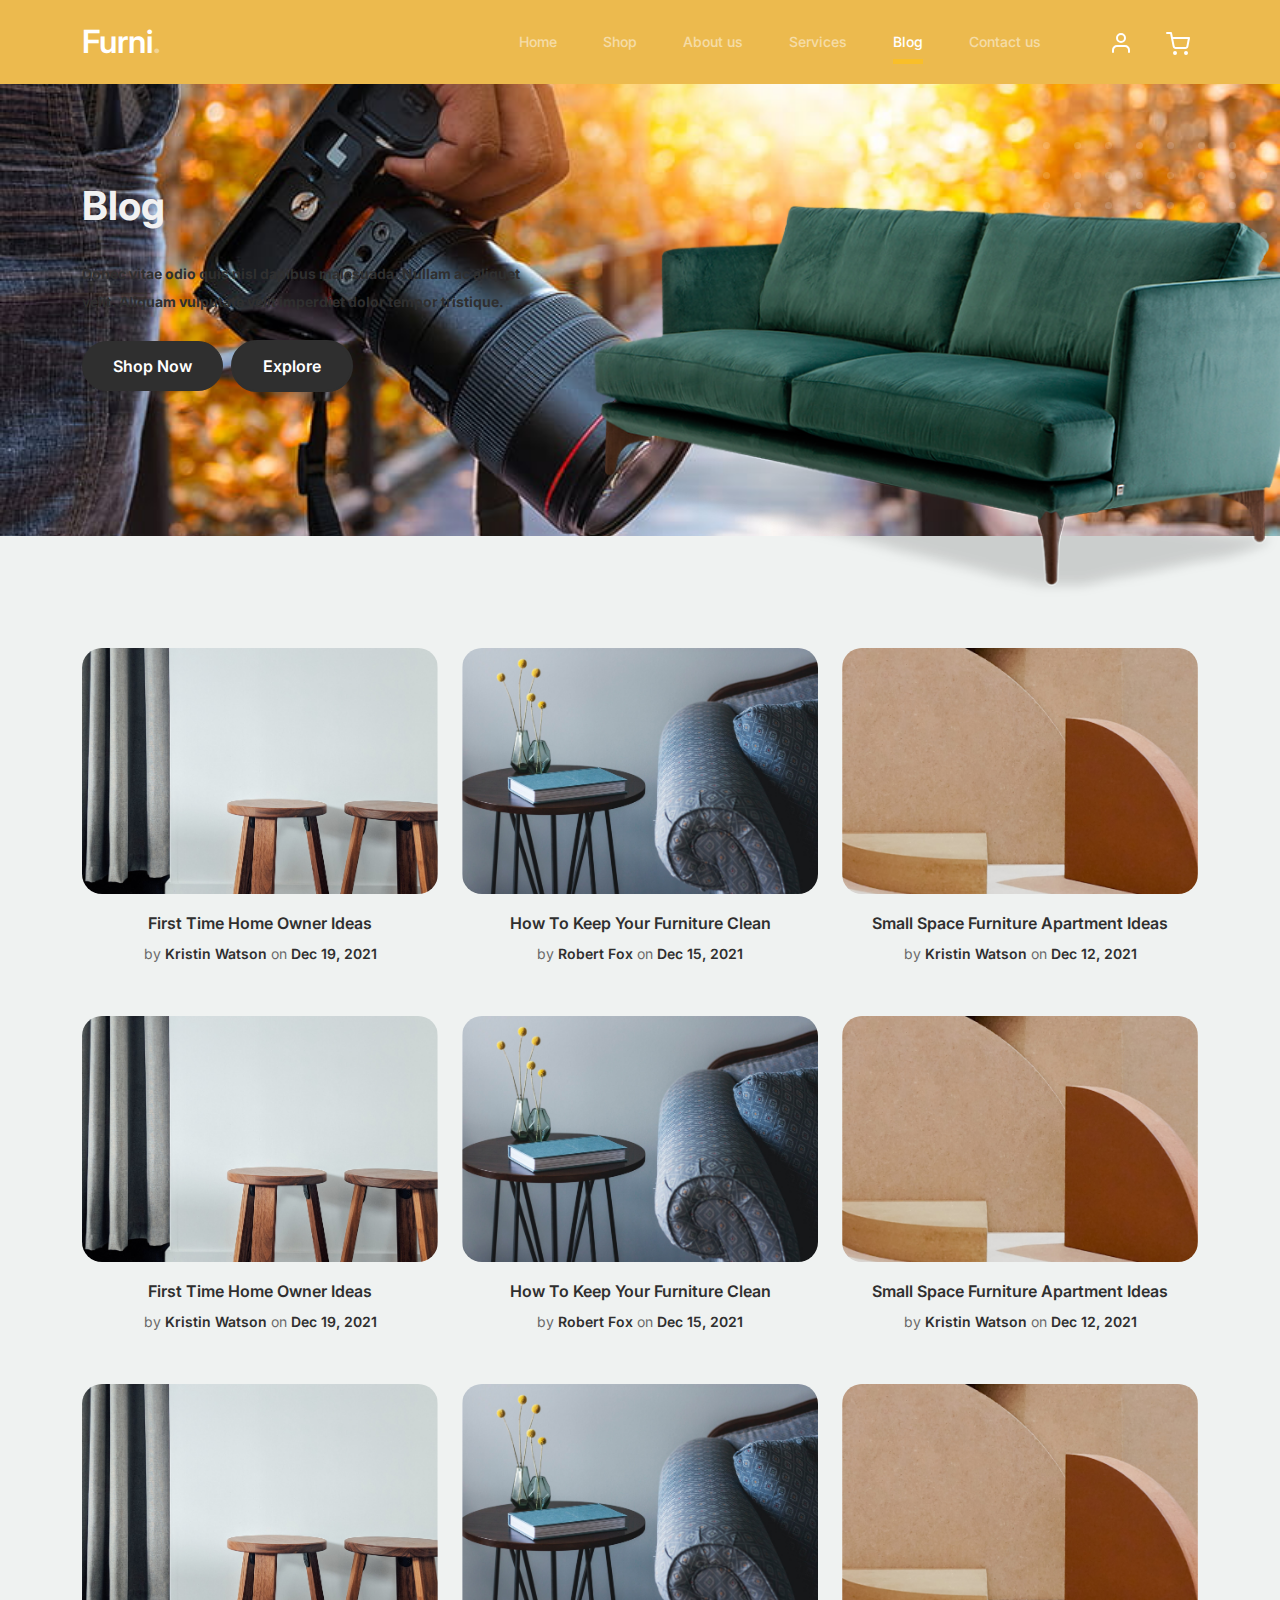
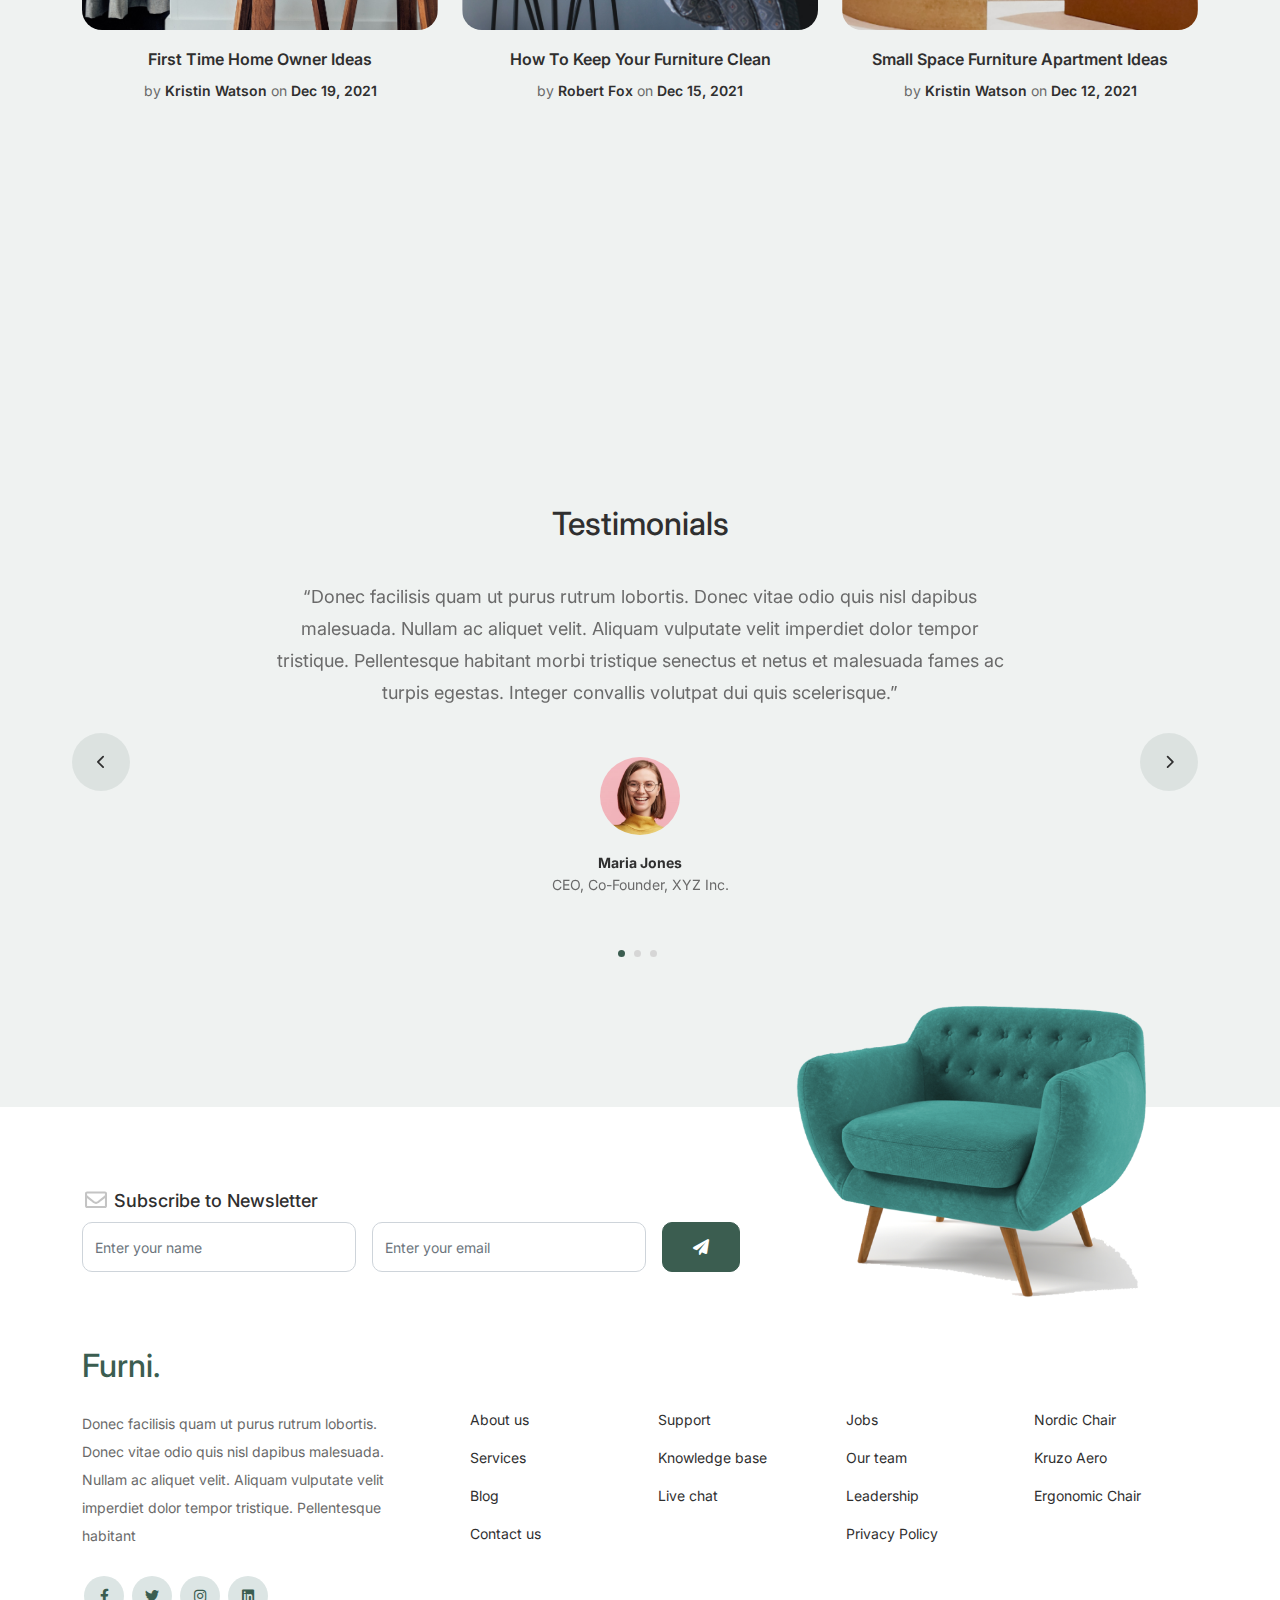
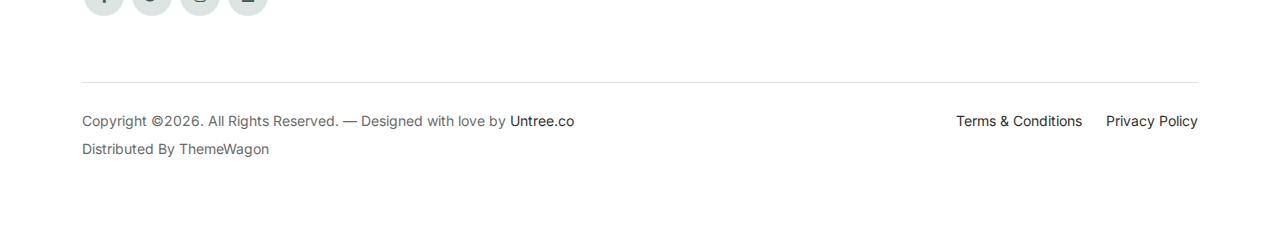
<file: blog.html>
<!-- /*
* Bootstrap 5
* Template Name: Furni
* Template Author: Untree.co
* Template URI: https://untree.co/
* License: https://creativecommons.org/licenses/by/3.0/
*/ -->
<!doctype html>
<html lang="en">
<head>
  <meta charset="utf-8">
  <meta name="viewport" content="width=device-width, initial-scale=1, shrink-to-fit=no">
  <meta name="author" content="Untree.co">
  <link rel="shortcut icon" href="favicon.png">

  <meta name="description" content="" />
  <meta name="keywords" content="bootstrap, bootstrap4" />

		<!-- Bootstrap CSS -->
		<link href="css/bootstrap.min.css" rel="stylesheet">
		<link href="https://cdnjs.cloudflare.com/ajax/libs/font-awesome/6.0.0-beta3/css/all.min.css" rel="stylesheet">
		<link href="css/tiny-slider.css" rel="stylesheet">
		<link href="css/style.css" rel="stylesheet">
		<title>Furni Free Bootstrap 5 Template for Furniture and Interior Design Websites by Untree.co </title>
	</head>

	<body>

		<!-- Start Header/Navigation -->
		<nav class="custom-navbar navbar navbar navbar-expand-md navbar-dark bg-dark" arial-label="Furni navigation bar">

			<div class="container">
				<a class="navbar-brand" href="index.html">Furni<span>.</span></a>

				<button class="navbar-toggler" type="button" data-bs-toggle="collapse" data-bs-target="#navbarsFurni" aria-controls="navbarsFurni" aria-expanded="false" aria-label="Toggle navigation">
					<span class="navbar-toggler-icon"></span>
				</button>

				<div class="collapse navbar-collapse" id="navbarsFurni">
					<ul class="custom-navbar-nav navbar-nav ms-auto mb-2 mb-md-0">
						<li class="nav-item">
							<a class="nav-link" href="index.html">Home</a>
						</li>
						<li><a class="nav-link" href="shop.html">Shop</a></li>
						<li><a class="nav-link" href="about.html">About us</a></li>
						<li><a class="nav-link" href="services.html">Services</a></li>
						<li class="active"><a class="nav-link" href="blog.html">Blog</a></li>
						<li><a class="nav-link" href="contact.html">Contact us</a></li>
					</ul>

					<ul class="custom-navbar-cta navbar-nav mb-2 mb-md-0 ms-5">
						<li><a class="nav-link" href="#"><img src="images/user.svg"></a></li>
						<li><a class="nav-link" href="cart.html"><img src="images/cart.svg"></a></li>
					</ul>
				</div>
			</div>
				
		</nav>
		<!-- End Header/Navigation -->

		<!-- Start Hero Section -->
			<div class="hero">
				<div class="container">
					<div class="row justify-content-between">
						<div class="col-lg-5">
							<div class="intro-excerpt">
								<h1>Blog</h1>
								<p class="mb-4">Donec vitae odio quis nisl dapibus malesuada. Nullam ac aliquet velit. Aliquam vulputate velit imperdiet dolor tempor tristique.</p>
								<p><a href="" class="btn btn-secondary me-2">Shop Now</a><a href="#" class="btn btn-white-outline">Explore</a></p>
							</div>
						</div>
						<div class="col-lg-7">
							<div class="hero-img-wrap">
								<img src="images/couch.png" class="img-fluid">
							</div>
						</div>
					</div>
				</div>
			</div>
		<!-- End Hero Section -->

		

		<!-- Start Blog Section -->
		<div class="blog-section">
			<div class="container">
				
				<div class="row">

					<div class="col-12 col-sm-6 col-md-4 mb-5">
						<div class="post-entry">
							<a href="#" class="post-thumbnail"><img src="images/post-1.jpg" alt="Image" class="img-fluid"></a>
							<div class="post-content-entry">
								<h3><a href="#">First Time Home Owner Ideas</a></h3>
								<div class="meta">
									<span>by <a href="#">Kristin Watson</a></span> <span>on <a href="#">Dec 19, 2021</a></span>
								</div>
							</div>
						</div>
					</div>

					<div class="col-12 col-sm-6 col-md-4 mb-5">
						<div class="post-entry">
							<a href="#" class="post-thumbnail"><img src="images/post-2.jpg" alt="Image" class="img-fluid"></a>
							<div class="post-content-entry">
								<h3><a href="#">How To Keep Your Furniture Clean</a></h3>
								<div class="meta">
									<span>by <a href="#">Robert Fox</a></span> <span>on <a href="#">Dec 15, 2021</a></span>
								</div>
							</div>
						</div>
					</div>

					<div class="col-12 col-sm-6 col-md-4 mb-5">
						<div class="post-entry">
							<a href="#" class="post-thumbnail"><img src="images/post-3.jpg" alt="Image" class="img-fluid"></a>
							<div class="post-content-entry">
								<h3><a href="#">Small Space Furniture Apartment Ideas</a></h3>
								<div class="meta">
									<span>by <a href="#">Kristin Watson</a></span> <span>on <a href="#">Dec 12, 2021</a></span>
								</div>
							</div>
						</div>
					</div>

					<div class="col-12 col-sm-6 col-md-4 mb-5">
						<div class="post-entry">
							<a href="#" class="post-thumbnail"><img src="images/post-1.jpg" alt="Image" class="img-fluid"></a>
							<div class="post-content-entry">
								<h3><a href="#">First Time Home Owner Ideas</a></h3>
								<div class="meta">
									<span>by <a href="#">Kristin Watson</a></span> <span>on <a href="#">Dec 19, 2021</a></span>
								</div>
							</div>
						</div>
					</div>

					<div class="col-12 col-sm-6 col-md-4 mb-5">
						<div class="post-entry">
							<a href="#" class="post-thumbnail"><img src="images/post-2.jpg" alt="Image" class="img-fluid"></a>
							<div class="post-content-entry">
								<h3><a href="#">How To Keep Your Furniture Clean</a></h3>
								<div class="meta">
									<span>by <a href="#">Robert Fox</a></span> <span>on <a href="#">Dec 15, 2021</a></span>
								</div>
							</div>
						</div>
					</div>

					<div class="col-12 col-sm-6 col-md-4 mb-5">
						<div class="post-entry">
							<a href="#" class="post-thumbnail"><img src="images/post-3.jpg" alt="Image" class="img-fluid"></a>
							<div class="post-content-entry">
								<h3><a href="#">Small Space Furniture Apartment Ideas</a></h3>
								<div class="meta">
									<span>by <a href="#">Kristin Watson</a></span> <span>on <a href="#">Dec 12, 2021</a></span>
								</div>
							</div>
						</div>
					</div>

					<div class="col-12 col-sm-6 col-md-4 mb-5">
						<div class="post-entry">
							<a href="#" class="post-thumbnail"><img src="images/post-1.jpg" alt="Image" class="img-fluid"></a>
							<div class="post-content-entry">
								<h3><a href="#">First Time Home Owner Ideas</a></h3>
								<div class="meta">
									<span>by <a href="#">Kristin Watson</a></span> <span>on <a href="#">Dec 19, 2021</a></span>
								</div>
							</div>
						</div>
					</div>

					<div class="col-12 col-sm-6 col-md-4 mb-5">
						<div class="post-entry">
							<a href="#" class="post-thumbnail"><img src="images/post-2.jpg" alt="Image" class="img-fluid"></a>
							<div class="post-content-entry">
								<h3><a href="#">How To Keep Your Furniture Clean</a></h3>
								<div class="meta">
									<span>by <a href="#">Robert Fox</a></span> <span>on <a href="#">Dec 15, 2021</a></span>
								</div>
							</div>
						</div>
					</div>

					<div class="col-12 col-sm-6 col-md-4 mb-5">
						<div class="post-entry">
							<a href="#" class="post-thumbnail"><img src="images/post-3.jpg" alt="Image" class="img-fluid"></a>
							<div class="post-content-entry">
								<h3><a href="#">Small Space Furniture Apartment Ideas</a></h3>
								<div class="meta">
									<span>by <a href="#">Kristin Watson</a></span> <span>on <a href="#">Dec 12, 2021</a></span>
								</div>
							</div>
						</div>
					</div>

				</div>
			</div>
		</div>
		<!-- End Blog Section -->	

		

		<!-- Start Testimonial Slider -->
		<div class="testimonial-section before-footer-section">
			<div class="container">
				<div class="row">
					<div class="col-lg-7 mx-auto text-center">
						<h2 class="section-title">Testimonials</h2>
					</div>
				</div>

				<div class="row justify-content-center">
					<div class="col-lg-12">
						<div class="testimonial-slider-wrap text-center">

							<div id="testimonial-nav">
								<span class="prev" data-controls="prev"><span class="fa fa-chevron-left"></span></span>
								<span class="next" data-controls="next"><span class="fa fa-chevron-right"></span></span>
							</div>

							<div class="testimonial-slider">
								
								<div class="item">
									<div class="row justify-content-center">
										<div class="col-lg-8 mx-auto">

											<div class="testimonial-block text-center">
												<blockquote class="mb-5">
													<p>&ldquo;Donec facilisis quam ut purus rutrum lobortis. Donec vitae odio quis nisl dapibus malesuada. Nullam ac aliquet velit. Aliquam vulputate velit imperdiet dolor tempor tristique. Pellentesque habitant morbi tristique senectus et netus et malesuada fames ac turpis egestas. Integer convallis volutpat dui quis scelerisque.&rdquo;</p>
												</blockquote>

												<div class="author-info">
													<div class="author-pic">
														<img src="images/person-1.png" alt="Maria Jones" class="img-fluid">
													</div>
													<h3 class="font-weight-bold">Maria Jones</h3>
													<span class="position d-block mb-3">CEO, Co-Founder, XYZ Inc.</span>
												</div>
											</div>

										</div>
									</div>
								</div> 
								<!-- END item -->

								<div class="item">
									<div class="row justify-content-center">
										<div class="col-lg-8 mx-auto">

											<div class="testimonial-block text-center">
												<blockquote class="mb-5">
													<p>&ldquo;Donec facilisis quam ut purus rutrum lobortis. Donec vitae odio quis nisl dapibus malesuada. Nullam ac aliquet velit. Aliquam vulputate velit imperdiet dolor tempor tristique. Pellentesque habitant morbi tristique senectus et netus et malesuada fames ac turpis egestas. Integer convallis volutpat dui quis scelerisque.&rdquo;</p>
												</blockquote>

												<div class="author-info">
													<div class="author-pic">
														<img src="images/person-1.png" alt="Maria Jones" class="img-fluid">
													</div>
													<h3 class="font-weight-bold">Maria Jones</h3>
													<span class="position d-block mb-3">CEO, Co-Founder, XYZ Inc.</span>
												</div>
											</div>

										</div>
									</div>
								</div> 
								<!-- END item -->

								<div class="item">
									<div class="row justify-content-center">
										<div class="col-lg-8 mx-auto">

											<div class="testimonial-block text-center">
												<blockquote class="mb-5">
													<p>&ldquo;Donec facilisis quam ut purus rutrum lobortis. Donec vitae odio quis nisl dapibus malesuada. Nullam ac aliquet velit. Aliquam vulputate velit imperdiet dolor tempor tristique. Pellentesque habitant morbi tristique senectus et netus et malesuada fames ac turpis egestas. Integer convallis volutpat dui quis scelerisque.&rdquo;</p>
												</blockquote>

												<div class="author-info">
													<div class="author-pic">
														<img src="images/person-1.png" alt="Maria Jones" class="img-fluid">
													</div>
													<h3 class="font-weight-bold">Maria Jones</h3>
													<span class="position d-block mb-3">CEO, Co-Founder, XYZ Inc.</span>
												</div>
											</div>

										</div>
									</div>
								</div> 
								<!-- END item -->

							</div>

						</div>
					</div>
				</div>
			</div>
		</div>
		<!-- End Testimonial Slider -->

		

		<!-- Start Footer Section -->
		<footer class="footer-section">
			<div class="container relative">

				<div class="sofa-img">
					<img src="images/sofa.png" alt="Image" class="img-fluid">
				</div>

				<div class="row">
					<div class="col-lg-8">
						<div class="subscription-form">
							<h3 class="d-flex align-items-center"><span class="me-1"><img src="images/envelope-outline.svg" alt="Image" class="img-fluid"></span><span>Subscribe to Newsletter</span></h3>

							<form action="#" class="row g-3">
								<div class="col-auto">
									<input type="text" class="form-control" placeholder="Enter your name">
								</div>
								<div class="col-auto">
									<input type="email" class="form-control" placeholder="Enter your email">
								</div>
								<div class="col-auto">
									<button class="btn btn-primary">
										<span class="fa fa-paper-plane"></span>
									</button>
								</div>
							</form>

						</div>
					</div>
				</div>

				<div class="row g-5 mb-5">
					<div class="col-lg-4">
						<div class="mb-4 footer-logo-wrap"><a href="#" class="footer-logo">Furni<span>.</span></a></div>
						<p class="mb-4">Donec facilisis quam ut purus rutrum lobortis. Donec vitae odio quis nisl dapibus malesuada. Nullam ac aliquet velit. Aliquam vulputate velit imperdiet dolor tempor tristique. Pellentesque habitant</p>

						<ul class="list-unstyled custom-social">
							<li><a href="#"><span class="fa fa-brands fa-facebook-f"></span></a></li>
							<li><a href="#"><span class="fa fa-brands fa-twitter"></span></a></li>
							<li><a href="#"><span class="fa fa-brands fa-instagram"></span></a></li>
							<li><a href="#"><span class="fa fa-brands fa-linkedin"></span></a></li>
						</ul>
					</div>

					<div class="col-lg-8">
						<div class="row links-wrap">
							<div class="col-6 col-sm-6 col-md-3">
								<ul class="list-unstyled">
									<li><a href="#">About us</a></li>
									<li><a href="#">Services</a></li>
									<li><a href="#">Blog</a></li>
									<li><a href="#">Contact us</a></li>
								</ul>
							</div>

							<div class="col-6 col-sm-6 col-md-3">
								<ul class="list-unstyled">
									<li><a href="#">Support</a></li>
									<li><a href="#">Knowledge base</a></li>
									<li><a href="#">Live chat</a></li>
								</ul>
							</div>

							<div class="col-6 col-sm-6 col-md-3">
								<ul class="list-unstyled">
									<li><a href="#">Jobs</a></li>
									<li><a href="#">Our team</a></li>
									<li><a href="#">Leadership</a></li>
									<li><a href="#">Privacy Policy</a></li>
								</ul>
							</div>

							<div class="col-6 col-sm-6 col-md-3">
								<ul class="list-unstyled">
									<li><a href="#">Nordic Chair</a></li>
									<li><a href="#">Kruzo Aero</a></li>
									<li><a href="#">Ergonomic Chair</a></li>
								</ul>
							</div>
						</div>
					</div>

				</div>

				<div class="border-top copyright">
					<div class="row pt-4">
						<div class="col-lg-6">
							<p class="mb-2 text-center text-lg-start">Copyright &copy;<script>document.write(new Date().getFullYear());</script>. All Rights Reserved. &mdash; Designed with love by <a href="https://untree.co">Untree.co</a> Distributed By <a hreff="https://themewagon.com">ThemeWagon</a>  <!-- License information: https://untree.co/license/ -->
            </p>
						</div>

						<div class="col-lg-6 text-center text-lg-end">
							<ul class="list-unstyled d-inline-flex ms-auto">
								<li class="me-4"><a href="#">Terms &amp; Conditions</a></li>
								<li><a href="#">Privacy Policy</a></li>
							</ul>
						</div>

					</div>
				</div>

			</div>
		</footer>
		<!-- End Footer Section -->	


		<script src="js/bootstrap.bundle.min.js"></script>
		<script src="js/tiny-slider.js"></script>
		<script src="js/custom.js"></script>
	</body>

</html>
</file>
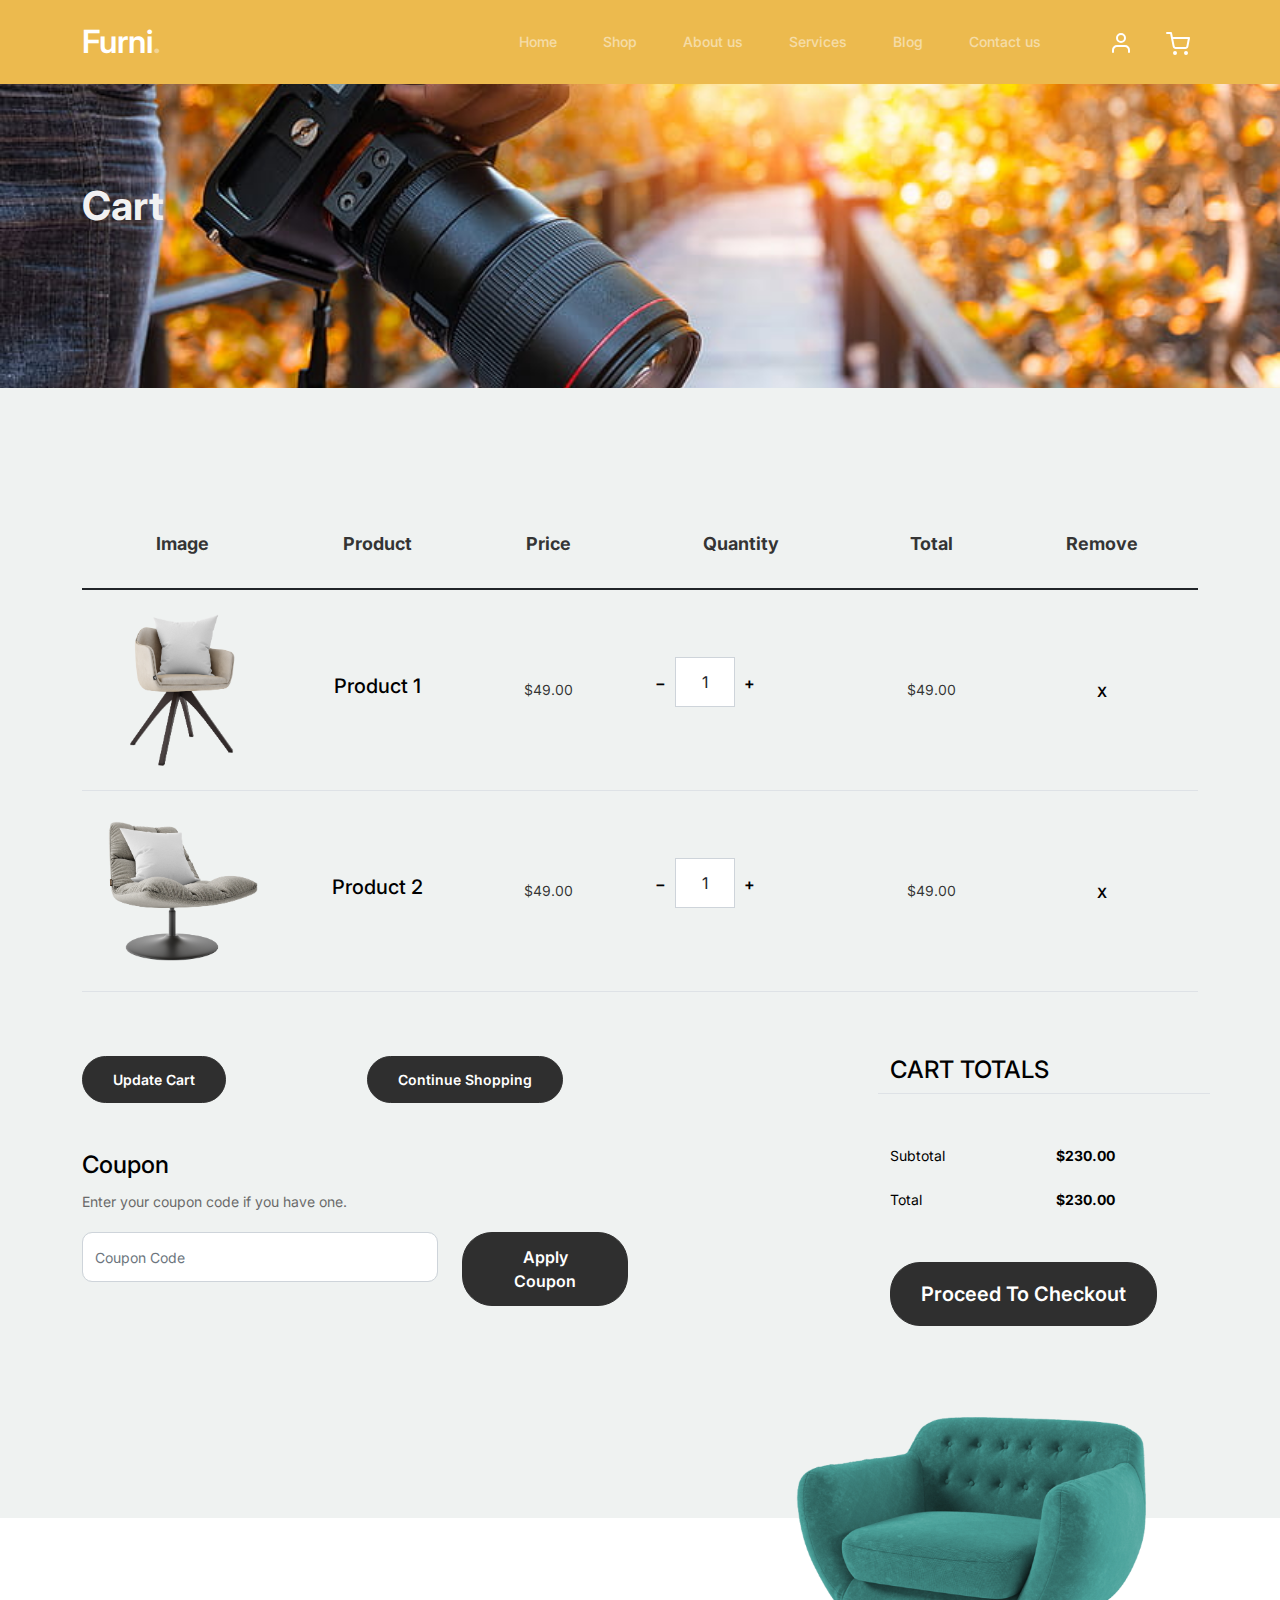
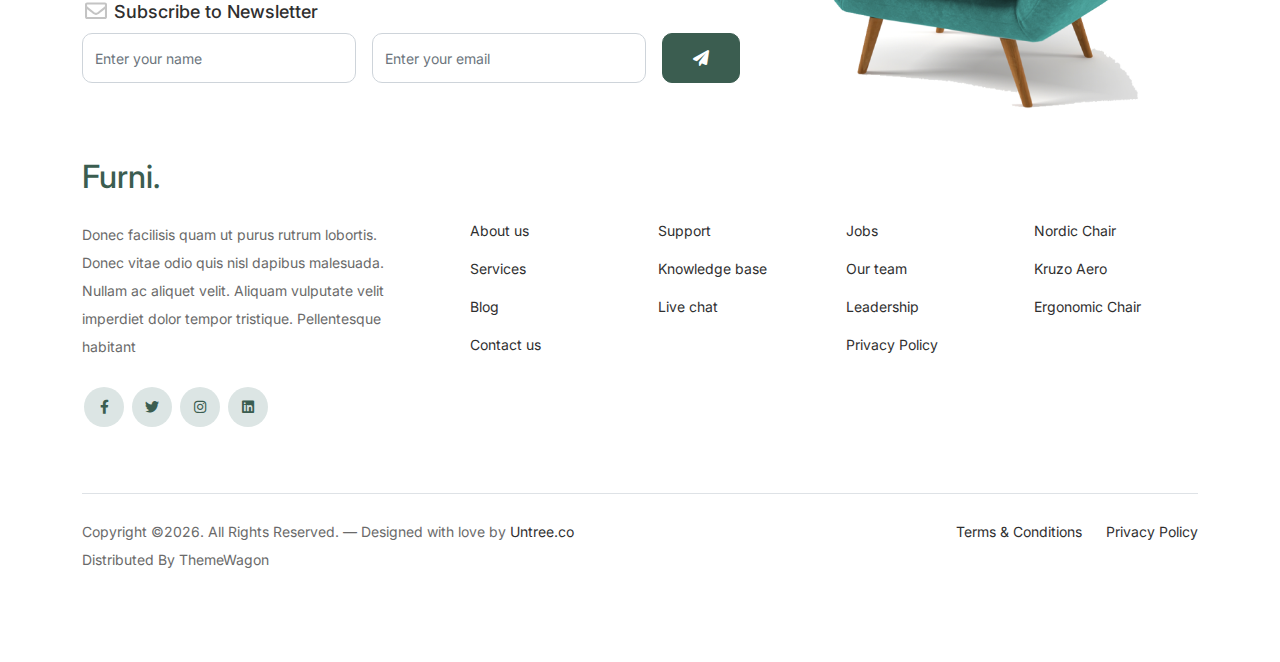
<file: cart.html>
<!-- /*
* Bootstrap 5
* Template Name: Furni
* Template Author: Untree.co
* Template URI: https://untree.co/
* License: https://creativecommons.org/licenses/by/3.0/
*/ -->
<!doctype html>
<html lang="en">
<head>
  <meta charset="utf-8">
  <meta name="viewport" content="width=device-width, initial-scale=1, shrink-to-fit=no">
  <meta name="author" content="Untree.co">
  <link rel="shortcut icon" href="favicon.png">

  <meta name="description" content="" />
  <meta name="keywords" content="bootstrap, bootstrap4" />

		<!-- Bootstrap CSS -->
		<link href="css/bootstrap.min.css" rel="stylesheet">
		<link href="https://cdnjs.cloudflare.com/ajax/libs/font-awesome/6.0.0-beta3/css/all.min.css" rel="stylesheet">
		<link href="css/tiny-slider.css" rel="stylesheet">
		<link href="css/style.css" rel="stylesheet">
		<title>Furni Free Bootstrap 5 Template for Furniture and Interior Design Websites by Untree.co </title>
	</head>

	<body>

		<!-- Start Header/Navigation -->
		<nav class="custom-navbar navbar navbar navbar-expand-md navbar-dark bg-dark" arial-label="Furni navigation bar">

			<div class="container">
				<a class="navbar-brand" href="index.html">Furni<span>.</span></a>

				<button class="navbar-toggler" type="button" data-bs-toggle="collapse" data-bs-target="#navbarsFurni" aria-controls="navbarsFurni" aria-expanded="false" aria-label="Toggle navigation">
					<span class="navbar-toggler-icon"></span>
				</button>

				<div class="collapse navbar-collapse" id="navbarsFurni">
					<ul class="custom-navbar-nav navbar-nav ms-auto mb-2 mb-md-0">
						<li class="nav-item ">
							<a class="nav-link" href="index.html">Home</a>
						</li>
						<li><a class="nav-link" href="shop.html">Shop</a></li>
						<li><a class="nav-link" href="about.html">About us</a></li>
						<li><a class="nav-link" href="services.html">Services</a></li>
						<li><a class="nav-link" href="blog.html">Blog</a></li>
						<li><a class="nav-link" href="contact.html">Contact us</a></li>
					</ul>

					<ul class="custom-navbar-cta navbar-nav mb-2 mb-md-0 ms-5">
						<li><a class="nav-link" href="#"><img src="images/user.svg"></a></li>
						<li><a class="nav-link" href="cart.html"><img src="images/cart.svg"></a></li>
					</ul>
				</div>
			</div>
				
		</nav>
		<!-- End Header/Navigation -->

		<!-- Start Hero Section -->
			<div class="hero">
				<div class="container">
					<div class="row justify-content-between">
						<div class="col-lg-5">
							<div class="intro-excerpt">
								<h1>Cart</h1>
							</div>
						</div>
						<div class="col-lg-7">
							
						</div>
					</div>
				</div>
			</div>
		<!-- End Hero Section -->

		

		<div class="untree_co-section before-footer-section">
            <div class="container">
              <div class="row mb-5">
                <form class="col-md-12" method="post">
                  <div class="site-blocks-table">
                    <table class="table">
                      <thead>
                        <tr>
                          <th class="product-thumbnail">Image</th>
                          <th class="product-name">Product</th>
                          <th class="product-price">Price</th>
                          <th class="product-quantity">Quantity</th>
                          <th class="product-total">Total</th>
                          <th class="product-remove">Remove</th>
                        </tr>
                      </thead>
                      <tbody>
                        <tr>
                          <td class="product-thumbnail">
                            <img src="images/product-1.png" alt="Image" class="img-fluid">
                          </td>
                          <td class="product-name">
                            <h2 class="h5 text-black">Product 1</h2>
                          </td>
                          <td>$49.00</td>
                          <td>
                            <div class="input-group mb-3 d-flex align-items-center quantity-container" style="max-width: 120px;">
                              <div class="input-group-prepend">
                                <button class="btn btn-outline-black decrease" type="button">&minus;</button>
                              </div>
                              <input type="text" class="form-control text-center quantity-amount" value="1" placeholder="" aria-label="Example text with button addon" aria-describedby="button-addon1">
                              <div class="input-group-append">
                                <button class="btn btn-outline-black increase" type="button">&plus;</button>
                              </div>
                            </div>
        
                          </td>
                          <td>$49.00</td>
                          <td><a href="#" class="btn btn-black btn-sm">X</a></td>
                        </tr>
        
                        <tr>
                          <td class="product-thumbnail">
                            <img src="images/product-2.png" alt="Image" class="img-fluid">
                          </td>
                          <td class="product-name">
                            <h2 class="h5 text-black">Product 2</h2>
                          </td>
                          <td>$49.00</td>
                          <td>
                            <div class="input-group mb-3 d-flex align-items-center quantity-container" style="max-width: 120px;">
                              <div class="input-group-prepend">
                                <button class="btn btn-outline-black decrease" type="button">&minus;</button>
                              </div>
                              <input type="text" class="form-control text-center quantity-amount" value="1" placeholder="" aria-label="Example text with button addon" aria-describedby="button-addon1">
                              <div class="input-group-append">
                                <button class="btn btn-outline-black increase" type="button">&plus;</button>
                              </div>
                            </div>
        
                          </td>
                          <td>$49.00</td>
                          <td><a href="#" class="btn btn-black btn-sm">X</a></td>
                        </tr>
                      </tbody>
                    </table>
                  </div>
                </form>
              </div>
        
              <div class="row">
                <div class="col-md-6">
                  <div class="row mb-5">
                    <div class="col-md-6 mb-3 mb-md-0">
                      <button class="btn btn-black btn-sm btn-block">Update Cart</button>
                    </div>
                    <div class="col-md-6">
                      <button class="btn btn-outline-black btn-sm btn-block">Continue Shopping</button>
                    </div>
                  </div>
                  <div class="row">
                    <div class="col-md-12">
                      <label class="text-black h4" for="coupon">Coupon</label>
                      <p>Enter your coupon code if you have one.</p>
                    </div>
                    <div class="col-md-8 mb-3 mb-md-0">
                      <input type="text" class="form-control py-3" id="coupon" placeholder="Coupon Code">
                    </div>
                    <div class="col-md-4">
                      <button class="btn btn-black">Apply Coupon</button>
                    </div>
                  </div>
                </div>
                <div class="col-md-6 pl-5">
                  <div class="row justify-content-end">
                    <div class="col-md-7">
                      <div class="row">
                        <div class="col-md-12 text-right border-bottom mb-5">
                          <h3 class="text-black h4 text-uppercase">Cart Totals</h3>
                        </div>
                      </div>
                      <div class="row mb-3">
                        <div class="col-md-6">
                          <span class="text-black">Subtotal</span>
                        </div>
                        <div class="col-md-6 text-right">
                          <strong class="text-black">$230.00</strong>
                        </div>
                      </div>
                      <div class="row mb-5">
                        <div class="col-md-6">
                          <span class="text-black">Total</span>
                        </div>
                        <div class="col-md-6 text-right">
                          <strong class="text-black">$230.00</strong>
                        </div>
                      </div>
        
                      <div class="row">
                        <div class="col-md-12">
                          <button class="btn btn-black btn-lg py-3 btn-block" onclick="window.location='checkout.html'">Proceed To Checkout</button>
                        </div>
                      </div>
                    </div>
                  </div>
                </div>
              </div>
            </div>
          </div>
		

		<!-- Start Footer Section -->
		<footer class="footer-section">
			<div class="container relative">

				<div class="sofa-img">
					<img src="images/sofa.png" alt="Image" class="img-fluid">
				</div>

				<div class="row">
					<div class="col-lg-8">
						<div class="subscription-form">
							<h3 class="d-flex align-items-center"><span class="me-1"><img src="images/envelope-outline.svg" alt="Image" class="img-fluid"></span><span>Subscribe to Newsletter</span></h3>

							<form action="#" class="row g-3">
								<div class="col-auto">
									<input type="text" class="form-control" placeholder="Enter your name">
								</div>
								<div class="col-auto">
									<input type="email" class="form-control" placeholder="Enter your email">
								</div>
								<div class="col-auto">
									<button class="btn btn-primary">
										<span class="fa fa-paper-plane"></span>
									</button>
								</div>
							</form>

						</div>
					</div>
				</div>

				<div class="row g-5 mb-5">
					<div class="col-lg-4">
						<div class="mb-4 footer-logo-wrap"><a href="#" class="footer-logo">Furni<span>.</span></a></div>
						<p class="mb-4">Donec facilisis quam ut purus rutrum lobortis. Donec vitae odio quis nisl dapibus malesuada. Nullam ac aliquet velit. Aliquam vulputate velit imperdiet dolor tempor tristique. Pellentesque habitant</p>

						<ul class="list-unstyled custom-social">
							<li><a href="#"><span class="fa fa-brands fa-facebook-f"></span></a></li>
							<li><a href="#"><span class="fa fa-brands fa-twitter"></span></a></li>
							<li><a href="#"><span class="fa fa-brands fa-instagram"></span></a></li>
							<li><a href="#"><span class="fa fa-brands fa-linkedin"></span></a></li>
						</ul>
					</div>

					<div class="col-lg-8">
						<div class="row links-wrap">
							<div class="col-6 col-sm-6 col-md-3">
								<ul class="list-unstyled">
									<li><a href="#">About us</a></li>
									<li><a href="#">Services</a></li>
									<li><a href="#">Blog</a></li>
									<li><a href="#">Contact us</a></li>
								</ul>
							</div>

							<div class="col-6 col-sm-6 col-md-3">
								<ul class="list-unstyled">
									<li><a href="#">Support</a></li>
									<li><a href="#">Knowledge base</a></li>
									<li><a href="#">Live chat</a></li>
								</ul>
							</div>

							<div class="col-6 col-sm-6 col-md-3">
								<ul class="list-unstyled">
									<li><a href="#">Jobs</a></li>
									<li><a href="#">Our team</a></li>
									<li><a href="#">Leadership</a></li>
									<li><a href="#">Privacy Policy</a></li>
								</ul>
							</div>

							<div class="col-6 col-sm-6 col-md-3">
								<ul class="list-unstyled">
									<li><a href="#">Nordic Chair</a></li>
									<li><a href="#">Kruzo Aero</a></li>
									<li><a href="#">Ergonomic Chair</a></li>
								</ul>
							</div>
						</div>
					</div>

				</div>

				<div class="border-top copyright">
					<div class="row pt-4">
						<div class="col-lg-6">
							<p class="mb-2 text-center text-lg-start">Copyright &copy;<script>document.write(new Date().getFullYear());</script>. All Rights Reserved. &mdash; Designed with love by <a href="https://untree.co">Untree.co</a> Distributed By <a hreff="https://themewagon.com">ThemeWagon</a>  <!-- License information: https://untree.co/license/ -->
            </p>
						</div>

						<div class="col-lg-6 text-center text-lg-end">
							<ul class="list-unstyled d-inline-flex ms-auto">
								<li class="me-4"><a href="#">Terms &amp; Conditions</a></li>
								<li><a href="#">Privacy Policy</a></li>
							</ul>
						</div>

					</div>
				</div>

			</div>
		</footer>
		<!-- End Footer Section -->	


		<script src="js/bootstrap.bundle.min.js"></script>
		<script src="js/tiny-slider.js"></script>
		<script src="js/custom.js"></script>
	</body>

</html>
</file>
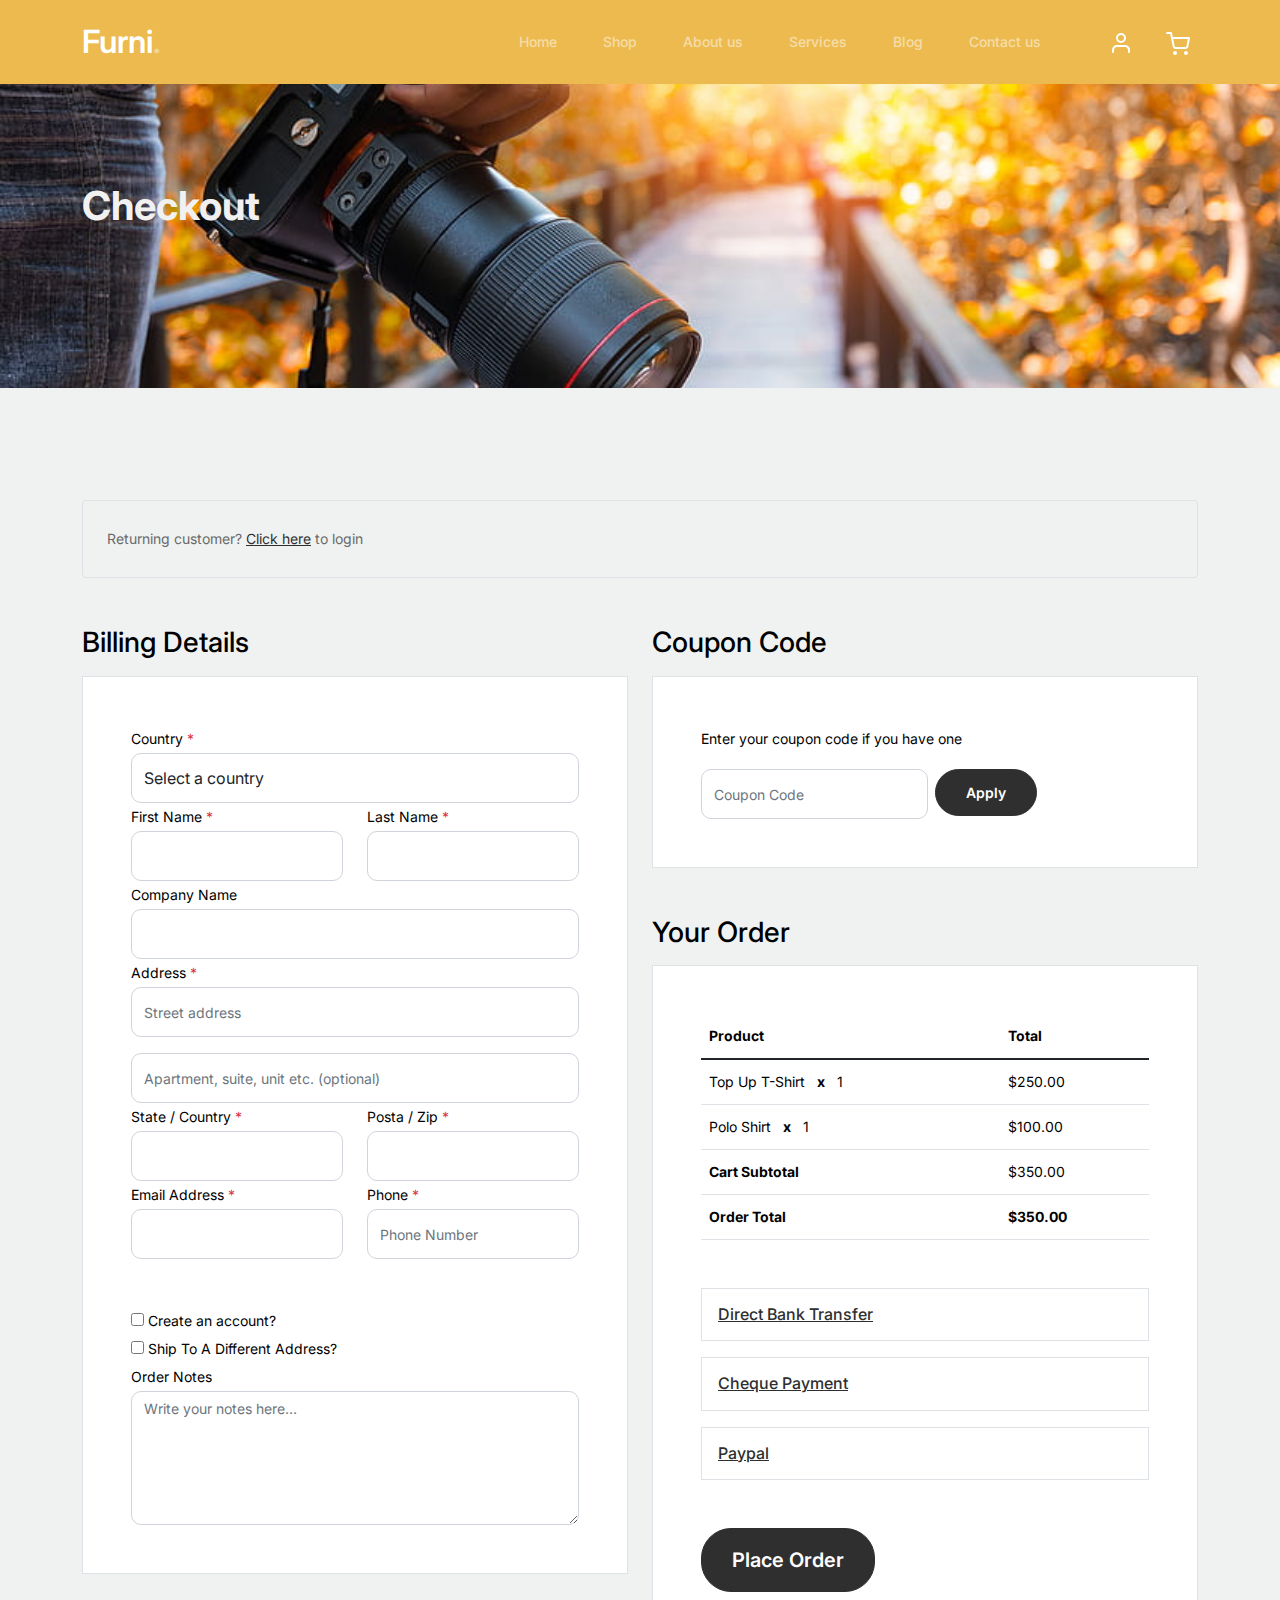
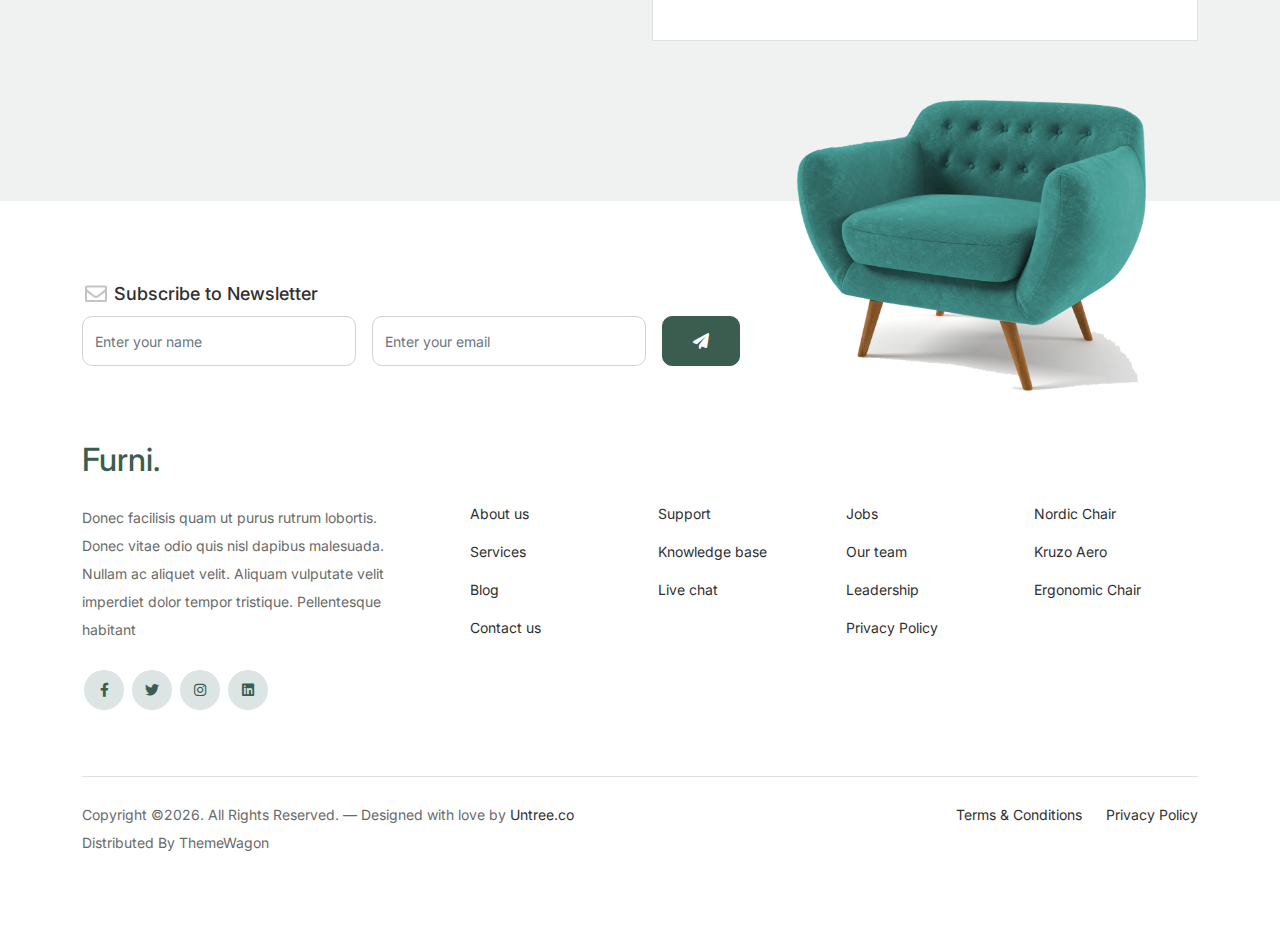
<file: checkout.html>
<!-- /*
* Bootstrap 5
* Template Name: Furni
* Template Author: Untree.co
* Template URI: https://untree.co/
* License: https://creativecommons.org/licenses/by/3.0/
*/ -->
<!doctype html>
<html lang="en">
<head>
  <meta charset="utf-8">
  <meta name="viewport" content="width=device-width, initial-scale=1, shrink-to-fit=no">
  <meta name="author" content="Untree.co">
  <link rel="shortcut icon" href="favicon.png">

  <meta name="description" content="" />
  <meta name="keywords" content="bootstrap, bootstrap4" />

		<!-- Bootstrap CSS -->
		<link href="css/bootstrap.min.css" rel="stylesheet">
		<link href="https://cdnjs.cloudflare.com/ajax/libs/font-awesome/6.0.0-beta3/css/all.min.css" rel="stylesheet">
		<link href="css/tiny-slider.css" rel="stylesheet">
		<link href="css/style.css" rel="stylesheet">
		<title>Furni Free Bootstrap 5 Template for Furniture and Interior Design Websites by Untree.co </title>
	</head>

	<body>

		<!-- Start Header/Navigation -->
		<nav class="custom-navbar navbar navbar navbar-expand-md navbar-dark bg-dark" arial-label="Furni navigation bar">

			<div class="container">
				<a class="navbar-brand" href="index.html">Furni<span>.</span></a>

				<button class="navbar-toggler" type="button" data-bs-toggle="collapse" data-bs-target="#navbarsFurni" aria-controls="navbarsFurni" aria-expanded="false" aria-label="Toggle navigation">
					<span class="navbar-toggler-icon"></span>
				</button>

				<div class="collapse navbar-collapse" id="navbarsFurni">
					<ul class="custom-navbar-nav navbar-nav ms-auto mb-2 mb-md-0">
						<li class="nav-item ">
							<a class="nav-link" href="index.html">Home</a>
						</li>
						<li><a class="nav-link" href="shop.html">Shop</a></li>
						<li><a class="nav-link" href="about.html">About us</a></li>
						<li><a class="nav-link" href="services.html">Services</a></li>
						<li><a class="nav-link" href="blog.html">Blog</a></li>
						<li><a class="nav-link" href="contact.html">Contact us</a></li>
					</ul>

					<ul class="custom-navbar-cta navbar-nav mb-2 mb-md-0 ms-5">
						<li><a class="nav-link" href="#"><img src="images/user.svg"></a></li>
						<li><a class="nav-link" href="cart.html"><img src="images/cart.svg"></a></li>
					</ul>
				</div>
			</div>
				
		</nav>
		<!-- End Header/Navigation -->

		<!-- Start Hero Section -->
			<div class="hero">
				<div class="container">
					<div class="row justify-content-between">
						<div class="col-lg-5">
							<div class="intro-excerpt">
								<h1>Checkout</h1>
							</div>
						</div>
						<div class="col-lg-7">
							
						</div>
					</div>
				</div>
			</div>
		<!-- End Hero Section -->

		<div class="untree_co-section">
		    <div class="container">
		      <div class="row mb-5">
		        <div class="col-md-12">
		          <div class="border p-4 rounded" role="alert">
		            Returning customer? <a href="#">Click here</a> to login
		          </div>
		        </div>
		      </div>
		      <div class="row">
		        <div class="col-md-6 mb-5 mb-md-0">
		          <h2 class="h3 mb-3 text-black">Billing Details</h2>
		          <div class="p-3 p-lg-5 border bg-white">
		            <div class="form-group">
		              <label for="c_country" class="text-black">Country <span class="text-danger">*</span></label>
		              <select id="c_country" class="form-control">
		                <option value="1">Select a country</option>    
		                <option value="2">bangladesh</option>    
		                <option value="3">Algeria</option>    
		                <option value="4">Afghanistan</option>    
		                <option value="5">Ghana</option>    
		                <option value="6">Albania</option>    
		                <option value="7">Bahrain</option>    
		                <option value="8">Colombia</option>    
		                <option value="9">Dominican Republic</option>    
		              </select>
		            </div>
		            <div class="form-group row">
		              <div class="col-md-6">
		                <label for="c_fname" class="text-black">First Name <span class="text-danger">*</span></label>
		                <input type="text" class="form-control" id="c_fname" name="c_fname">
		              </div>
		              <div class="col-md-6">
		                <label for="c_lname" class="text-black">Last Name <span class="text-danger">*</span></label>
		                <input type="text" class="form-control" id="c_lname" name="c_lname">
		              </div>
		            </div>

		            <div class="form-group row">
		              <div class="col-md-12">
		                <label for="c_companyname" class="text-black">Company Name </label>
		                <input type="text" class="form-control" id="c_companyname" name="c_companyname">
		              </div>
		            </div>

		            <div class="form-group row">
		              <div class="col-md-12">
		                <label for="c_address" class="text-black">Address <span class="text-danger">*</span></label>
		                <input type="text" class="form-control" id="c_address" name="c_address" placeholder="Street address">
		              </div>
		            </div>

		            <div class="form-group mt-3">
		              <input type="text" class="form-control" placeholder="Apartment, suite, unit etc. (optional)">
		            </div>

		            <div class="form-group row">
		              <div class="col-md-6">
		                <label for="c_state_country" class="text-black">State / Country <span class="text-danger">*</span></label>
		                <input type="text" class="form-control" id="c_state_country" name="c_state_country">
		              </div>
		              <div class="col-md-6">
		                <label for="c_postal_zip" class="text-black">Posta / Zip <span class="text-danger">*</span></label>
		                <input type="text" class="form-control" id="c_postal_zip" name="c_postal_zip">
		              </div>
		            </div>

		            <div class="form-group row mb-5">
		              <div class="col-md-6">
		                <label for="c_email_address" class="text-black">Email Address <span class="text-danger">*</span></label>
		                <input type="text" class="form-control" id="c_email_address" name="c_email_address">
		              </div>
		              <div class="col-md-6">
		                <label for="c_phone" class="text-black">Phone <span class="text-danger">*</span></label>
		                <input type="text" class="form-control" id="c_phone" name="c_phone" placeholder="Phone Number">
		              </div>
		            </div>

		            <div class="form-group">
		              <label for="c_create_account" class="text-black" data-bs-toggle="collapse" href="#create_an_account" role="button" aria-expanded="false" aria-controls="create_an_account"><input type="checkbox" value="1" id="c_create_account"> Create an account?</label>
		              <div class="collapse" id="create_an_account">
		                <div class="py-2 mb-4">
		                  <p class="mb-3">Create an account by entering the information below. If you are a returning customer please login at the top of the page.</p>
		                  <div class="form-group">
		                    <label for="c_account_password" class="text-black">Account Password</label>
		                    <input type="email" class="form-control" id="c_account_password" name="c_account_password" placeholder="">
		                  </div>
		                </div>
		              </div>
		            </div>


		            <div class="form-group">
		              <label for="c_ship_different_address" class="text-black" data-bs-toggle="collapse" href="#ship_different_address" role="button" aria-expanded="false" aria-controls="ship_different_address"><input type="checkbox" value="1" id="c_ship_different_address"> Ship To A Different Address?</label>
		              <div class="collapse" id="ship_different_address">
		                <div class="py-2">

		                  <div class="form-group">
		                    <label for="c_diff_country" class="text-black">Country <span class="text-danger">*</span></label>
		                    <select id="c_diff_country" class="form-control">
		                      <option value="1">Select a country</option>    
		                      <option value="2">bangladesh</option>    
		                      <option value="3">Algeria</option>    
		                      <option value="4">Afghanistan</option>    
		                      <option value="5">Ghana</option>    
		                      <option value="6">Albania</option>    
		                      <option value="7">Bahrain</option>    
		                      <option value="8">Colombia</option>    
		                      <option value="9">Dominican Republic</option>    
		                    </select>
		                  </div>


		                  <div class="form-group row">
		                    <div class="col-md-6">
		                      <label for="c_diff_fname" class="text-black">First Name <span class="text-danger">*</span></label>
		                      <input type="text" class="form-control" id="c_diff_fname" name="c_diff_fname">
		                    </div>
		                    <div class="col-md-6">
		                      <label for="c_diff_lname" class="text-black">Last Name <span class="text-danger">*</span></label>
		                      <input type="text" class="form-control" id="c_diff_lname" name="c_diff_lname">
		                    </div>
		                  </div>

		                  <div class="form-group row">
		                    <div class="col-md-12">
		                      <label for="c_diff_companyname" class="text-black">Company Name </label>
		                      <input type="text" class="form-control" id="c_diff_companyname" name="c_diff_companyname">
		                    </div>
		                  </div>

		                  <div class="form-group row  mb-3">
		                    <div class="col-md-12">
		                      <label for="c_diff_address" class="text-black">Address <span class="text-danger">*</span></label>
		                      <input type="text" class="form-control" id="c_diff_address" name="c_diff_address" placeholder="Street address">
		                    </div>
		                  </div>

		                  <div class="form-group">
		                    <input type="text" class="form-control" placeholder="Apartment, suite, unit etc. (optional)">
		                  </div>

		                  <div class="form-group row">
		                    <div class="col-md-6">
		                      <label for="c_diff_state_country" class="text-black">State / Country <span class="text-danger">*</span></label>
		                      <input type="text" class="form-control" id="c_diff_state_country" name="c_diff_state_country">
		                    </div>
		                    <div class="col-md-6">
		                      <label for="c_diff_postal_zip" class="text-black">Posta / Zip <span class="text-danger">*</span></label>
		                      <input type="text" class="form-control" id="c_diff_postal_zip" name="c_diff_postal_zip">
		                    </div>
		                  </div>

		                  <div class="form-group row mb-5">
		                    <div class="col-md-6">
		                      <label for="c_diff_email_address" class="text-black">Email Address <span class="text-danger">*</span></label>
		                      <input type="text" class="form-control" id="c_diff_email_address" name="c_diff_email_address">
		                    </div>
		                    <div class="col-md-6">
		                      <label for="c_diff_phone" class="text-black">Phone <span class="text-danger">*</span></label>
		                      <input type="text" class="form-control" id="c_diff_phone" name="c_diff_phone" placeholder="Phone Number">
		                    </div>
		                  </div>

		                </div>

		              </div>
		            </div>

		            <div class="form-group">
		              <label for="c_order_notes" class="text-black">Order Notes</label>
		              <textarea name="c_order_notes" id="c_order_notes" cols="30" rows="5" class="form-control" placeholder="Write your notes here..."></textarea>
		            </div>

		          </div>
		        </div>
		        <div class="col-md-6">

		          <div class="row mb-5">
		            <div class="col-md-12">
		              <h2 class="h3 mb-3 text-black">Coupon Code</h2>
		              <div class="p-3 p-lg-5 border bg-white">

		                <label for="c_code" class="text-black mb-3">Enter your coupon code if you have one</label>
		                <div class="input-group w-75 couponcode-wrap">
		                  <input type="text" class="form-control me-2" id="c_code" placeholder="Coupon Code" aria-label="Coupon Code" aria-describedby="button-addon2">
		                  <div class="input-group-append">
		                    <button class="btn btn-black btn-sm" type="button" id="button-addon2">Apply</button>
		                  </div>
		                </div>

		              </div>
		            </div>
		          </div>

		          <div class="row mb-5">
		            <div class="col-md-12">
		              <h2 class="h3 mb-3 text-black">Your Order</h2>
		              <div class="p-3 p-lg-5 border bg-white">
		                <table class="table site-block-order-table mb-5">
		                  <thead>
		                    <th>Product</th>
		                    <th>Total</th>
		                  </thead>
		                  <tbody>
		                    <tr>
		                      <td>Top Up T-Shirt <strong class="mx-2">x</strong> 1</td>
		                      <td>$250.00</td>
		                    </tr>
		                    <tr>
		                      <td>Polo Shirt <strong class="mx-2">x</strong>   1</td>
		                      <td>$100.00</td>
		                    </tr>
		                    <tr>
		                      <td class="text-black font-weight-bold"><strong>Cart Subtotal</strong></td>
		                      <td class="text-black">$350.00</td>
		                    </tr>
		                    <tr>
		                      <td class="text-black font-weight-bold"><strong>Order Total</strong></td>
		                      <td class="text-black font-weight-bold"><strong>$350.00</strong></td>
		                    </tr>
		                  </tbody>
		                </table>

		                <div class="border p-3 mb-3">
		                  <h3 class="h6 mb-0"><a class="d-block" data-bs-toggle="collapse" href="#collapsebank" role="button" aria-expanded="false" aria-controls="collapsebank">Direct Bank Transfer</a></h3>

		                  <div class="collapse" id="collapsebank">
		                    <div class="py-2">
		                      <p class="mb-0">Make your payment directly into our bank account. Please use your Order ID as the payment reference. Your order won’t be shipped until the funds have cleared in our account.</p>
		                    </div>
		                  </div>
		                </div>

		                <div class="border p-3 mb-3">
		                  <h3 class="h6 mb-0"><a class="d-block" data-bs-toggle="collapse" href="#collapsecheque" role="button" aria-expanded="false" aria-controls="collapsecheque">Cheque Payment</a></h3>

		                  <div class="collapse" id="collapsecheque">
		                    <div class="py-2">
		                      <p class="mb-0">Make your payment directly into our bank account. Please use your Order ID as the payment reference. Your order won’t be shipped until the funds have cleared in our account.</p>
		                    </div>
		                  </div>
		                </div>

		                <div class="border p-3 mb-5">
		                  <h3 class="h6 mb-0"><a class="d-block" data-bs-toggle="collapse" href="#collapsepaypal" role="button" aria-expanded="false" aria-controls="collapsepaypal">Paypal</a></h3>

		                  <div class="collapse" id="collapsepaypal">
		                    <div class="py-2">
		                      <p class="mb-0">Make your payment directly into our bank account. Please use your Order ID as the payment reference. Your order won’t be shipped until the funds have cleared in our account.</p>
		                    </div>
		                  </div>
		                </div>

		                <div class="form-group">
		                  <button class="btn btn-black btn-lg py-3 btn-block" onclick="window.location='thankyou.html'">Place Order</button>
		                </div>

		              </div>
		            </div>
		          </div>

		        </div>
		      </div>
		      <!-- </form> -->
		    </div>
		  </div>

		<!-- Start Footer Section -->
		<footer class="footer-section">
			<div class="container relative">

				<div class="sofa-img">
					<img src="images/sofa.png" alt="Image" class="img-fluid">
				</div>

				<div class="row">
					<div class="col-lg-8">
						<div class="subscription-form">
							<h3 class="d-flex align-items-center"><span class="me-1"><img src="images/envelope-outline.svg" alt="Image" class="img-fluid"></span><span>Subscribe to Newsletter</span></h3>

							<form action="#" class="row g-3">
								<div class="col-auto">
									<input type="text" class="form-control" placeholder="Enter your name">
								</div>
								<div class="col-auto">
									<input type="email" class="form-control" placeholder="Enter your email">
								</div>
								<div class="col-auto">
									<button class="btn btn-primary">
										<span class="fa fa-paper-plane"></span>
									</button>
								</div>
							</form>

						</div>
					</div>
				</div>

				<div class="row g-5 mb-5">
					<div class="col-lg-4">
						<div class="mb-4 footer-logo-wrap"><a href="#" class="footer-logo">Furni<span>.</span></a></div>
						<p class="mb-4">Donec facilisis quam ut purus rutrum lobortis. Donec vitae odio quis nisl dapibus malesuada. Nullam ac aliquet velit. Aliquam vulputate velit imperdiet dolor tempor tristique. Pellentesque habitant</p>

						<ul class="list-unstyled custom-social">
							<li><a href="#"><span class="fa fa-brands fa-facebook-f"></span></a></li>
							<li><a href="#"><span class="fa fa-brands fa-twitter"></span></a></li>
							<li><a href="#"><span class="fa fa-brands fa-instagram"></span></a></li>
							<li><a href="#"><span class="fa fa-brands fa-linkedin"></span></a></li>
						</ul>
					</div>

					<div class="col-lg-8">
						<div class="row links-wrap">
							<div class="col-6 col-sm-6 col-md-3">
								<ul class="list-unstyled">
									<li><a href="#">About us</a></li>
									<li><a href="#">Services</a></li>
									<li><a href="#">Blog</a></li>
									<li><a href="#">Contact us</a></li>
								</ul>
							</div>

							<div class="col-6 col-sm-6 col-md-3">
								<ul class="list-unstyled">
									<li><a href="#">Support</a></li>
									<li><a href="#">Knowledge base</a></li>
									<li><a href="#">Live chat</a></li>
								</ul>
							</div>

							<div class="col-6 col-sm-6 col-md-3">
								<ul class="list-unstyled">
									<li><a href="#">Jobs</a></li>
									<li><a href="#">Our team</a></li>
									<li><a href="#">Leadership</a></li>
									<li><a href="#">Privacy Policy</a></li>
								</ul>
							</div>

							<div class="col-6 col-sm-6 col-md-3">
								<ul class="list-unstyled">
									<li><a href="#">Nordic Chair</a></li>
									<li><a href="#">Kruzo Aero</a></li>
									<li><a href="#">Ergonomic Chair</a></li>
								</ul>
							</div>
						</div>
					</div>

				</div>

				<div class="border-top copyright">
					<div class="row pt-4">
						<div class="col-lg-6">
							<p class="mb-2 text-center text-lg-start">Copyright &copy;<script>document.write(new Date().getFullYear());</script>. All Rights Reserved. &mdash; Designed with love by <a href="https://untree.co">Untree.co</a> Distributed By <a hreff="https://themewagon.com">ThemeWagon</a>  <!-- License information: https://untree.co/license/ -->
            </p>
						</div>

						<div class="col-lg-6 text-center text-lg-end">
							<ul class="list-unstyled d-inline-flex ms-auto">
								<li class="me-4"><a href="#">Terms &amp; Conditions</a></li>
								<li><a href="#">Privacy Policy</a></li>
							</ul>
						</div>

					</div>
				</div>

			</div>
		</footer>
		<!-- End Footer Section -->	


		<script src="js/bootstrap.bundle.min.js"></script>
		<script src="js/tiny-slider.js"></script>
		<script src="js/custom.js"></script>
	</body>

</html>
</file>
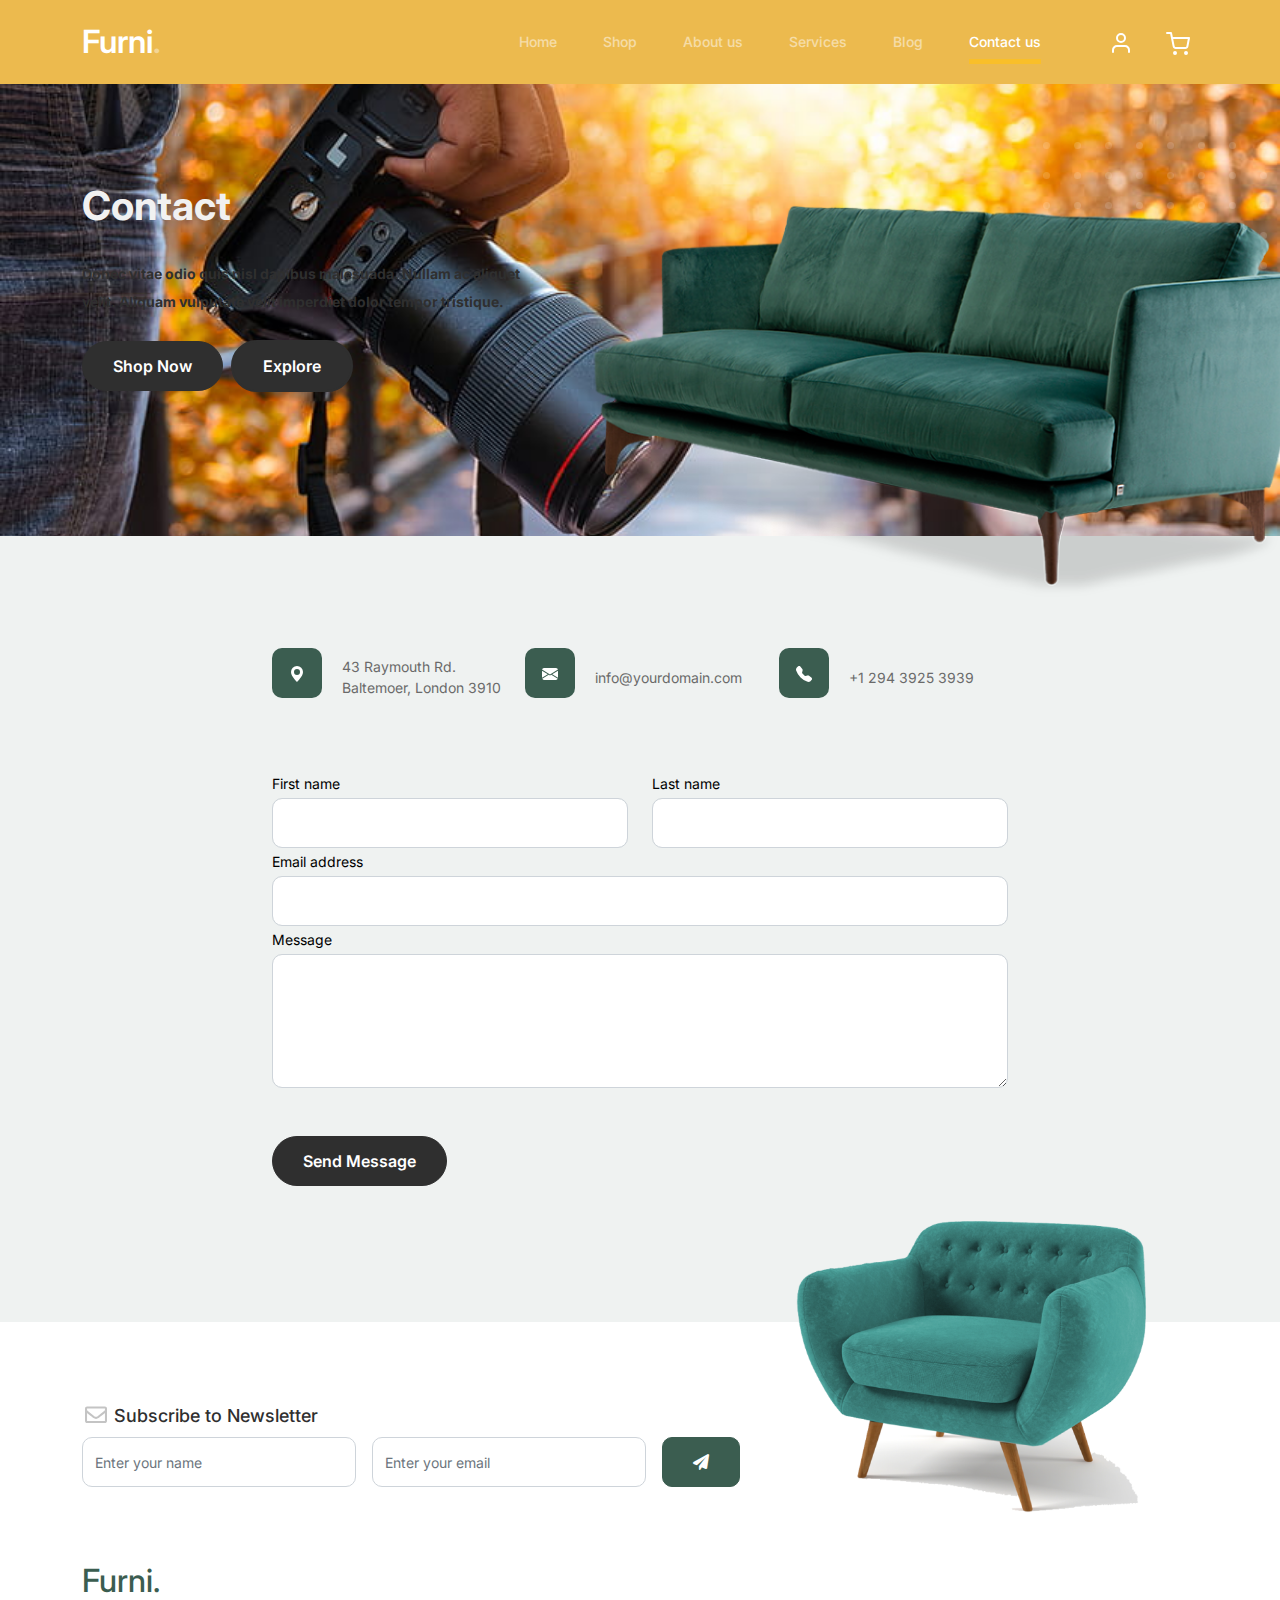
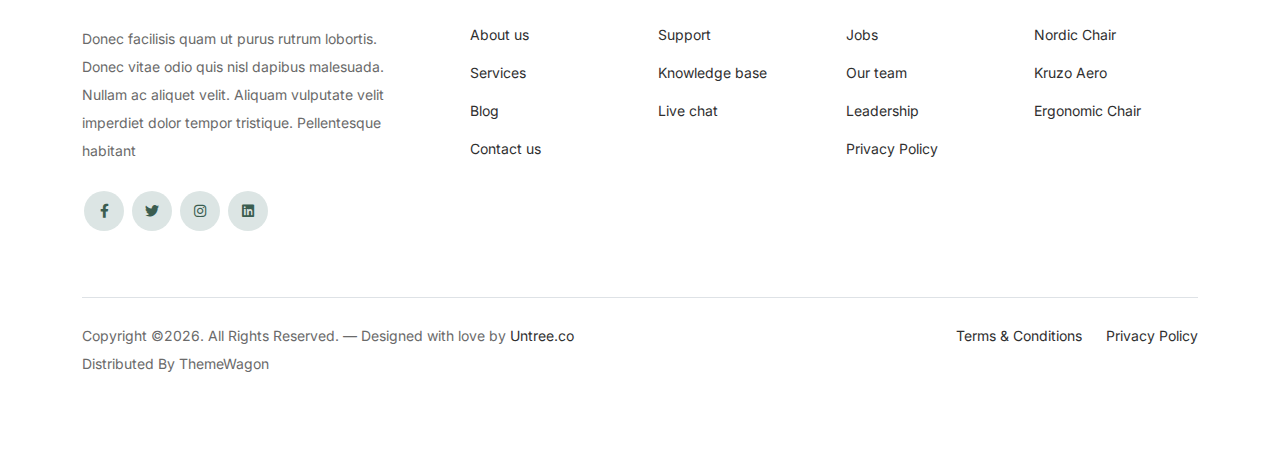
<file: contact.html>
<!-- /*
* Bootstrap 5
* Template Name: Furni
* Template Author: Untree.co
* Template URI: https://untree.co/
* License: https://creativecommons.org/licenses/by/3.0/
*/ -->
<!doctype html>
<html lang="en">
<head>
  <meta charset="utf-8">
  <meta name="viewport" content="width=device-width, initial-scale=1, shrink-to-fit=no">
  <meta name="author" content="Untree.co">
  <link rel="shortcut icon" href="favicon.png">

  <meta name="description" content="" />
  <meta name="keywords" content="bootstrap, bootstrap4" />

		<!-- Bootstrap CSS -->
		<link href="css/bootstrap.min.css" rel="stylesheet">
		<link href="https://cdnjs.cloudflare.com/ajax/libs/font-awesome/6.0.0-beta3/css/all.min.css" rel="stylesheet">
		<link href="css/tiny-slider.css" rel="stylesheet">
		<link href="css/style.css" rel="stylesheet">
		<title>Furni Free Bootstrap 5 Template for Furniture and Interior Design Websites by Untree.co </title>
	</head>

	<body>

		<!-- Start Header/Navigation -->
		<nav class="custom-navbar navbar navbar navbar-expand-md navbar-dark bg-dark" arial-label="Furni navigation bar">

			<div class="container">
				<a class="navbar-brand" href="index.html">Furni<span>.</span></a>

				<button class="navbar-toggler" type="button" data-bs-toggle="collapse" data-bs-target="#navbarsFurni" aria-controls="navbarsFurni" aria-expanded="false" aria-label="Toggle navigation">
					<span class="navbar-toggler-icon"></span>
				</button>

				<div class="collapse navbar-collapse" id="navbarsFurni">
					<ul class="custom-navbar-nav navbar-nav ms-auto mb-2 mb-md-0">
						<li class="nav-item">
							<a class="nav-link" href="index.html">Home</a>
						</li>
						<li><a class="nav-link" href="shop.html">Shop</a></li>
						<li><a class="nav-link" href="about.html">About us</a></li>
						<li><a class="nav-link" href="services.html">Services</a></li>
						<li><a class="nav-link" href="blog.html">Blog</a></li>
						<li class="active"><a class="nav-link" href="contact.html">Contact us</a></li>
					</ul>

					<ul class="custom-navbar-cta navbar-nav mb-2 mb-md-0 ms-5">
						<li><a class="nav-link" href="#"><img src="images/user.svg"></a></li>
						<li><a class="nav-link" href="cart.html"><img src="images/cart.svg"></a></li>
					</ul>
				</div>
			</div>
				
		</nav>
		<!-- End Header/Navigation -->

		<!-- Start Hero Section -->
			<div class="hero">
				<div class="container">
					<div class="row justify-content-between">
						<div class="col-lg-5">
							<div class="intro-excerpt">
								<h1>Contact</h1>
								<p class="mb-4">Donec vitae odio quis nisl dapibus malesuada. Nullam ac aliquet velit. Aliquam vulputate velit imperdiet dolor tempor tristique.</p>
								<p><a href="" class="btn btn-secondary me-2">Shop Now</a><a href="#" class="btn btn-white-outline">Explore</a></p>
							</div>
						</div>
						<div class="col-lg-7">
							<div class="hero-img-wrap">
								<img src="images/couch.png" class="img-fluid">
							</div>
						</div>
					</div>
				</div>
			</div>
		<!-- End Hero Section -->

		
		<!-- Start Contact Form -->
		<div class="untree_co-section">
      <div class="container">

        <div class="block">
          <div class="row justify-content-center">


            <div class="col-md-8 col-lg-8 pb-4">


              <div class="row mb-5">
                <div class="col-lg-4">
                  <div  class="service no-shadow align-items-center link horizontal d-flex active" data-aos="fade-left" data-aos-delay="0">
                    <div class="service-icon color-1 mb-4">
                      <svg xmlns="http://www.w3.org/2000/svg" width="16" height="16" fill="currentColor" class="bi bi-geo-alt-fill" viewBox="0 0 16 16">
                        <path d="M8 16s6-5.686 6-10A6 6 0 0 0 2 6c0 4.314 6 10 6 10zm0-7a3 3 0 1 1 0-6 3 3 0 0 1 0 6z"/>
                      </svg>
                    </div> <!-- /.icon -->
                    <div class="service-contents">
                      <p>43 Raymouth Rd. Baltemoer, London 3910</p>
                    </div> <!-- /.service-contents-->
                  </div> <!-- /.service -->
                </div>

                <div class="col-lg-4">
                  <div  class="service no-shadow align-items-center link horizontal d-flex active" data-aos="fade-left" data-aos-delay="0">
                    <div class="service-icon color-1 mb-4">
                      <svg xmlns="http://www.w3.org/2000/svg" width="16" height="16" fill="currentColor" class="bi bi-envelope-fill" viewBox="0 0 16 16">
                        <path d="M.05 3.555A2 2 0 0 1 2 2h12a2 2 0 0 1 1.95 1.555L8 8.414.05 3.555zM0 4.697v7.104l5.803-3.558L0 4.697zM6.761 8.83l-6.57 4.027A2 2 0 0 0 2 14h12a2 2 0 0 0 1.808-1.144l-6.57-4.027L8 9.586l-1.239-.757zm3.436-.586L16 11.801V4.697l-5.803 3.546z"/>
                      </svg>
                    </div> <!-- /.icon -->
                    <div class="service-contents">
                      <p>info@yourdomain.com</p>
                    </div> <!-- /.service-contents-->
                  </div> <!-- /.service -->
                </div>

                <div class="col-lg-4">
                  <div  class="service no-shadow align-items-center link horizontal d-flex active" data-aos="fade-left" data-aos-delay="0">
                    <div class="service-icon color-1 mb-4">
                      <svg xmlns="http://www.w3.org/2000/svg" width="16" height="16" fill="currentColor" class="bi bi-telephone-fill" viewBox="0 0 16 16">
                        <path fill-rule="evenodd" d="M1.885.511a1.745 1.745 0 0 1 2.61.163L6.29 2.98c.329.423.445.974.315 1.494l-.547 2.19a.678.678 0 0 0 .178.643l2.457 2.457a.678.678 0 0 0 .644.178l2.189-.547a1.745 1.745 0 0 1 1.494.315l2.306 1.794c.829.645.905 1.87.163 2.611l-1.034 1.034c-.74.74-1.846 1.065-2.877.702a18.634 18.634 0 0 1-7.01-4.42 18.634 18.634 0 0 1-4.42-7.009c-.362-1.03-.037-2.137.703-2.877L1.885.511z"/>
                      </svg>
                    </div> <!-- /.icon -->
                    <div class="service-contents">
                      <p>+1 294 3925 3939</p>
                    </div> <!-- /.service-contents-->
                  </div> <!-- /.service -->
                </div>
              </div>

              <form>
                <div class="row">
                  <div class="col-6">
                    <div class="form-group">
                      <label class="text-black" for="fname">First name</label>
                      <input type="text" class="form-control" id="fname">
                    </div>
                  </div>
                  <div class="col-6">
                    <div class="form-group">
                      <label class="text-black" for="lname">Last name</label>
                      <input type="text" class="form-control" id="lname">
                    </div>
                  </div>
                </div>
                <div class="form-group">
                  <label class="text-black" for="email">Email address</label>
                  <input type="email" class="form-control" id="email">
                </div>

                <div class="form-group mb-5">
                  <label class="text-black" for="message">Message</label>
                  <textarea name="" class="form-control" id="message" cols="30" rows="5"></textarea>
                </div>

                <button type="submit" class="btn btn-primary-hover-outline">Send Message</button>
              </form>

            </div>

          </div>

        </div>

      </div>


    </div>
  </div>

  <!-- End Contact Form -->

		

		<!-- Start Footer Section -->
		<footer class="footer-section">
			<div class="container relative">

				<div class="sofa-img">
					<img src="images/sofa.png" alt="Image" class="img-fluid">
				</div>

				<div class="row">
					<div class="col-lg-8">
						<div class="subscription-form">
							<h3 class="d-flex align-items-center"><span class="me-1"><img src="images/envelope-outline.svg" alt="Image" class="img-fluid"></span><span>Subscribe to Newsletter</span></h3>

							<form action="#" class="row g-3">
								<div class="col-auto">
									<input type="text" class="form-control" placeholder="Enter your name">
								</div>
								<div class="col-auto">
									<input type="email" class="form-control" placeholder="Enter your email">
								</div>
								<div class="col-auto">
									<button class="btn btn-primary">
										<span class="fa fa-paper-plane"></span>
									</button>
								</div>
							</form>

						</div>
					</div>
				</div>

				<div class="row g-5 mb-5">
					<div class="col-lg-4">
						<div class="mb-4 footer-logo-wrap"><a href="#" class="footer-logo">Furni<span>.</span></a></div>
						<p class="mb-4">Donec facilisis quam ut purus rutrum lobortis. Donec vitae odio quis nisl dapibus malesuada. Nullam ac aliquet velit. Aliquam vulputate velit imperdiet dolor tempor tristique. Pellentesque habitant</p>

						<ul class="list-unstyled custom-social">
							<li><a href="#"><span class="fa fa-brands fa-facebook-f"></span></a></li>
							<li><a href="#"><span class="fa fa-brands fa-twitter"></span></a></li>
							<li><a href="#"><span class="fa fa-brands fa-instagram"></span></a></li>
							<li><a href="#"><span class="fa fa-brands fa-linkedin"></span></a></li>
						</ul>
					</div>

					<div class="col-lg-8">
						<div class="row links-wrap">
							<div class="col-6 col-sm-6 col-md-3">
								<ul class="list-unstyled">
									<li><a href="#">About us</a></li>
									<li><a href="#">Services</a></li>
									<li><a href="#">Blog</a></li>
									<li><a href="#">Contact us</a></li>
								</ul>
							</div>

							<div class="col-6 col-sm-6 col-md-3">
								<ul class="list-unstyled">
									<li><a href="#">Support</a></li>
									<li><a href="#">Knowledge base</a></li>
									<li><a href="#">Live chat</a></li>
								</ul>
							</div>

							<div class="col-6 col-sm-6 col-md-3">
								<ul class="list-unstyled">
									<li><a href="#">Jobs</a></li>
									<li><a href="#">Our team</a></li>
									<li><a href="#">Leadership</a></li>
									<li><a href="#">Privacy Policy</a></li>
								</ul>
							</div>

							<div class="col-6 col-sm-6 col-md-3">
								<ul class="list-unstyled">
									<li><a href="#">Nordic Chair</a></li>
									<li><a href="#">Kruzo Aero</a></li>
									<li><a href="#">Ergonomic Chair</a></li>
								</ul>
							</div>
						</div>
					</div>

				</div>

				<div class="border-top copyright">
					<div class="row pt-4">
						<div class="col-lg-6">
							<p class="mb-2 text-center text-lg-start">Copyright &copy;<script>document.write(new Date().getFullYear());</script>. All Rights Reserved. &mdash; Designed with love by <a href="https://untree.co">Untree.co</a> Distributed By <a hreff="https://themewagon.com">ThemeWagon</a>  <!-- License information: https://untree.co/license/ -->
            </p>
						</div>

						<div class="col-lg-6 text-center text-lg-end">
							<ul class="list-unstyled d-inline-flex ms-auto">
								<li class="me-4"><a href="#">Terms &amp; Conditions</a></li>
								<li><a href="#">Privacy Policy</a></li>
							</ul>
						</div>

					</div>
				</div>

			</div>
		</footer>
		<!-- End Footer Section -->	


		<script src="js/bootstrap.bundle.min.js"></script>
		<script src="js/tiny-slider.js"></script>
		<script src="js/custom.js"></script>
	</body>

</html>
</file>
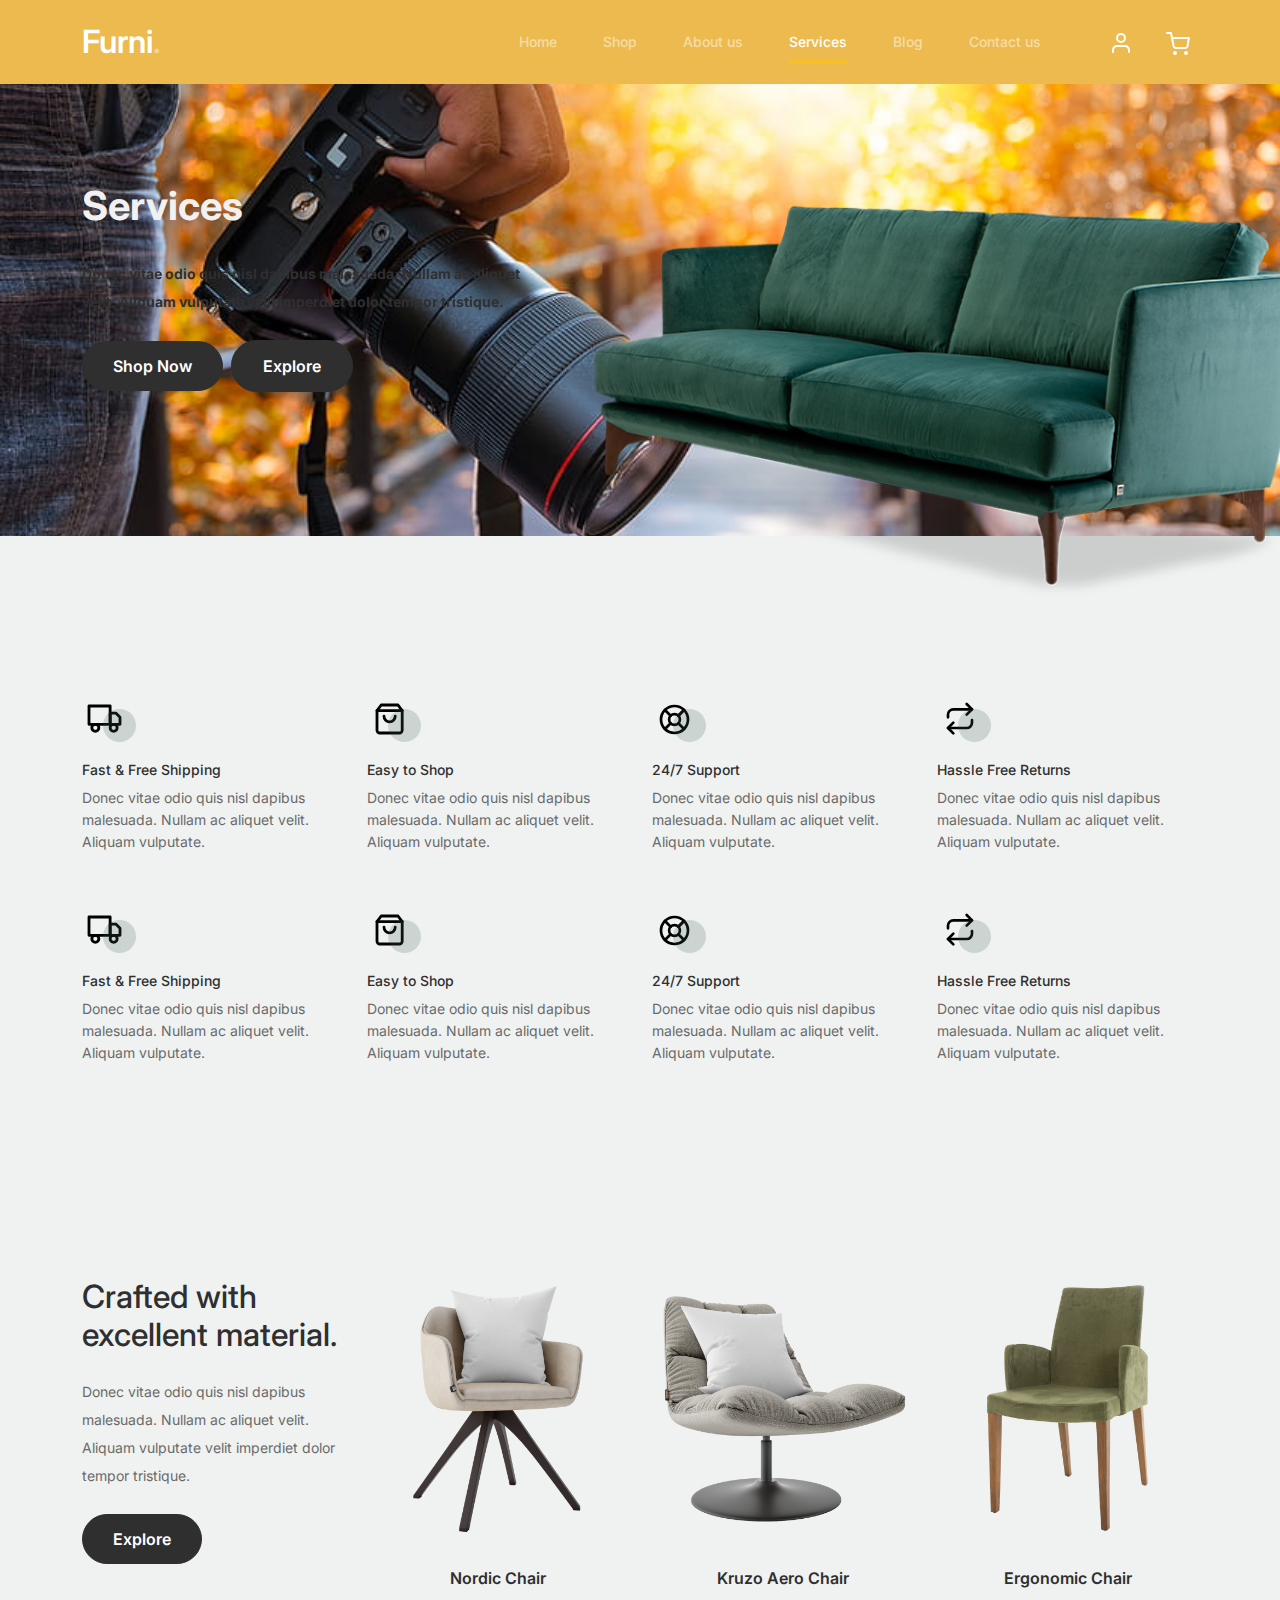
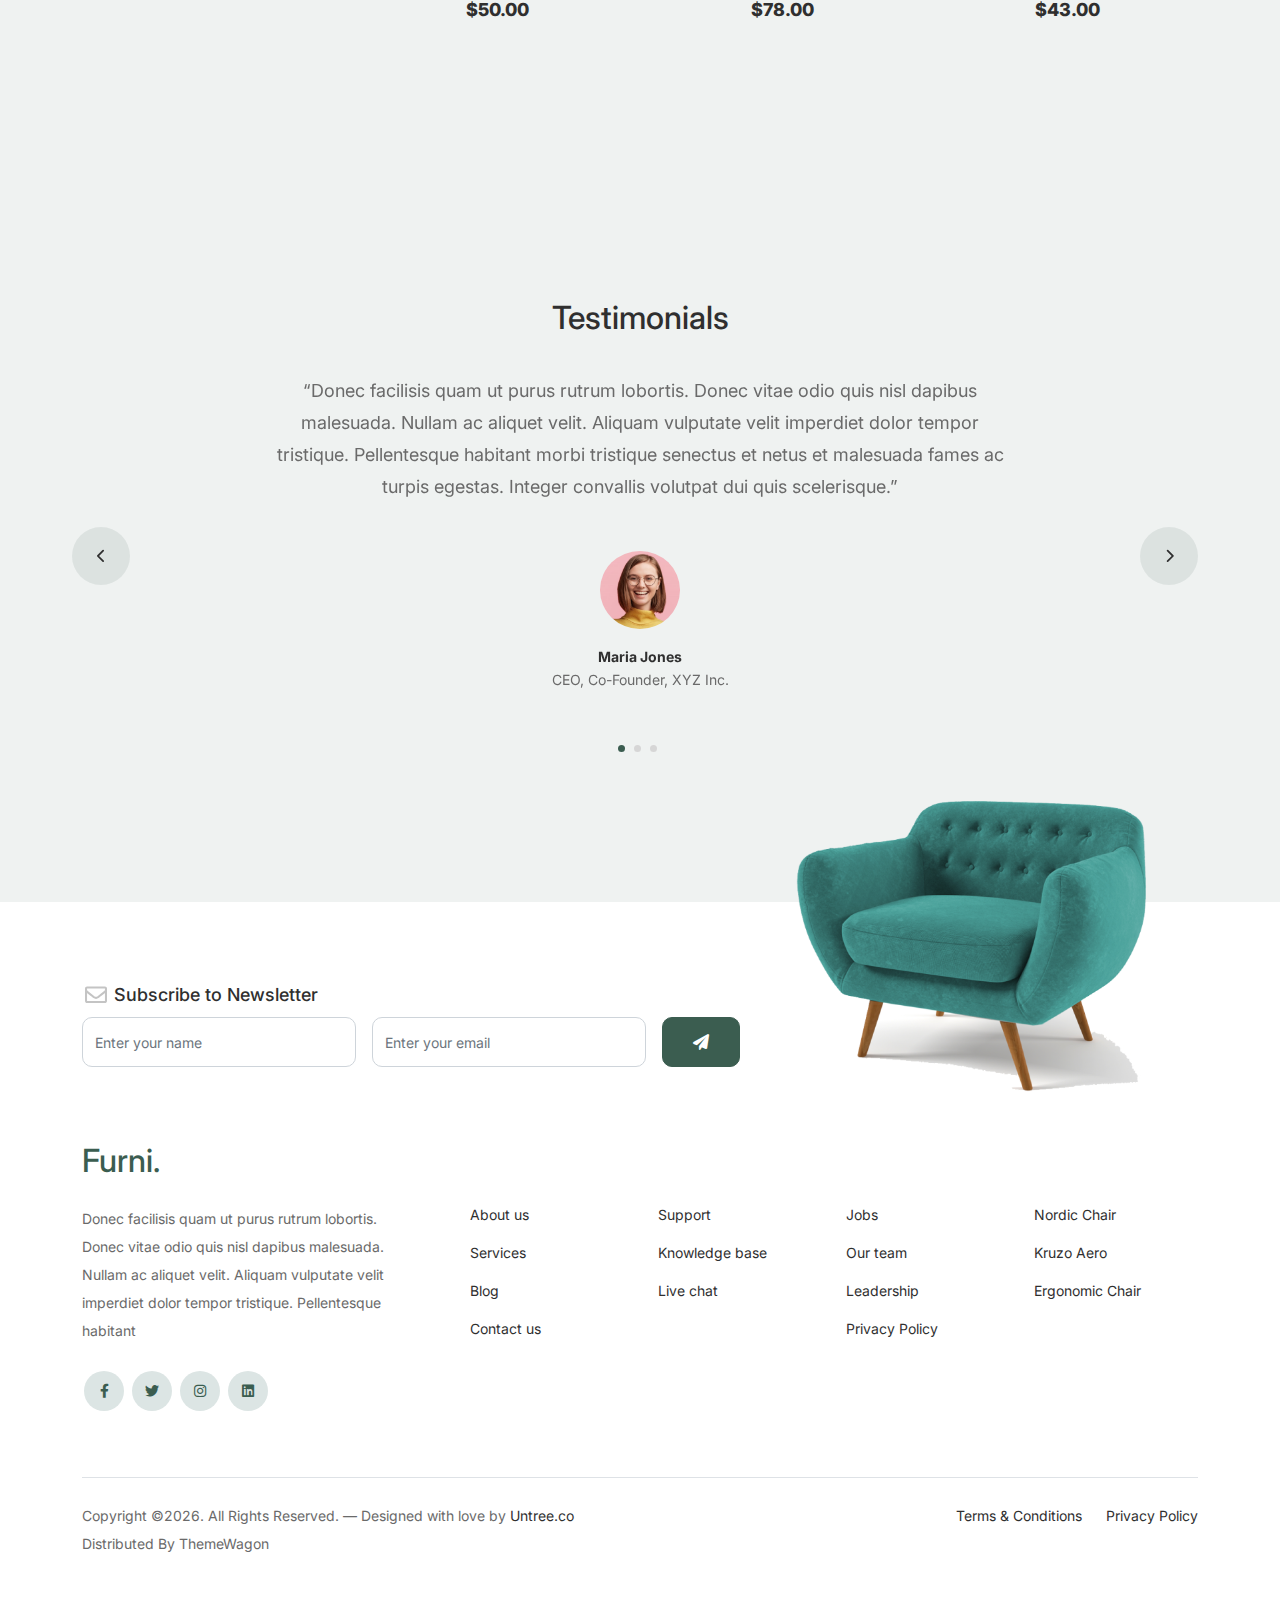
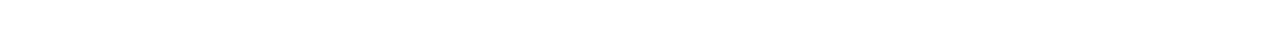
<file: services.html>
<!-- /*
* Bootstrap 5
* Template Name: Furni
* Template Author: Untree.co
* Template URI: https://untree.co/
* License: https://creativecommons.org/licenses/by/3.0/
*/ -->
<!doctype html>
<html lang="en">
<head>
  <meta charset="utf-8">
  <meta name="viewport" content="width=device-width, initial-scale=1, shrink-to-fit=no">
  <meta name="author" content="Untree.co">
  <link rel="shortcut icon" href="favicon.png">

  <meta name="description" content="" />
  <meta name="keywords" content="bootstrap, bootstrap4" />

		<!-- Bootstrap CSS -->
		<link href="css/bootstrap.min.css" rel="stylesheet">
		<link href="https://cdnjs.cloudflare.com/ajax/libs/font-awesome/6.0.0-beta3/css/all.min.css" rel="stylesheet">
		<link href="css/tiny-slider.css" rel="stylesheet">
		<link href="css/style.css" rel="stylesheet">
		<title>Furni Free Bootstrap 5 Template for Furniture and Interior Design Websites by Untree.co </title>
	</head>

	<body>

		<!-- Start Header/Navigation -->
		<nav class="custom-navbar navbar navbar navbar-expand-md navbar-dark bg-dark" arial-label="Furni navigation bar">

			<div class="container">
				<a class="navbar-brand" href="index.html">Furni<span>.</span></a>

				<button class="navbar-toggler" type="button" data-bs-toggle="collapse" data-bs-target="#navbarsFurni" aria-controls="navbarsFurni" aria-expanded="false" aria-label="Toggle navigation">
					<span class="navbar-toggler-icon"></span>
				</button>

				<div class="collapse navbar-collapse" id="navbarsFurni">
					<ul class="custom-navbar-nav navbar-nav ms-auto mb-2 mb-md-0">
						<li class="nav-item">
							<a class="nav-link" href="index.html">Home</a>
						</li>
						<li><a class="nav-link" href="shop.html">Shop</a></li>
						<li><a class="nav-link" href="about.html">About us</a></li>
						<li class="active"><a class="nav-link" href="services.html">Services</a></li>
						<li><a class="nav-link" href="blog.html">Blog</a></li>
						<li><a class="nav-link" href="contact.html">Contact us</a></li>
					</ul>

					<ul class="custom-navbar-cta navbar-nav mb-2 mb-md-0 ms-5">
						<li><a class="nav-link" href="#"><img src="images/user.svg"></a></li>
						<li><a class="nav-link" href="cart.html"><img src="images/cart.svg"></a></li>
					</ul>
				</div>
			</div>
				
		</nav>
		<!-- End Header/Navigation -->

		<!-- Start Hero Section -->
			<div class="hero">
				<div class="container">
					<div class="row justify-content-between">
						<div class="col-lg-5">
							<div class="intro-excerpt">
								<h1>Services</h1>
								<p class="mb-4">Donec vitae odio quis nisl dapibus malesuada. Nullam ac aliquet velit. Aliquam vulputate velit imperdiet dolor tempor tristique.</p>
								<p><a href="" class="btn btn-secondary me-2">Shop Now</a><a href="#" class="btn btn-white-outline">Explore</a></p>
							</div>
						</div>
						<div class="col-lg-7">
							<div class="hero-img-wrap">
								<img src="images/couch.png" class="img-fluid">
							</div>
						</div>
					</div>
				</div>
			</div>
		<!-- End Hero Section -->

		

		<!-- Start Why Choose Us Section -->
		<div class="why-choose-section">
			<div class="container">
				
				
				<div class="row my-5">
					<div class="col-6 col-md-6 col-lg-3 mb-4">
						<div class="feature">
							<div class="icon">
								<img src="images/truck.svg" alt="Image" class="imf-fluid">
							</div>
							<h3>Fast &amp; Free Shipping</h3>
							<p>Donec vitae odio quis nisl dapibus malesuada. Nullam ac aliquet velit. Aliquam vulputate.</p>
						</div>
					</div>

					<div class="col-6 col-md-6 col-lg-3 mb-4">
						<div class="feature">
							<div class="icon">
								<img src="images/bag.svg" alt="Image" class="imf-fluid">
							</div>
							<h3>Easy to Shop</h3>
							<p>Donec vitae odio quis nisl dapibus malesuada. Nullam ac aliquet velit. Aliquam vulputate.</p>
						</div>
					</div>

					<div class="col-6 col-md-6 col-lg-3 mb-4">
						<div class="feature">
							<div class="icon">
								<img src="images/support.svg" alt="Image" class="imf-fluid">
							</div>
							<h3>24/7 Support</h3>
							<p>Donec vitae odio quis nisl dapibus malesuada. Nullam ac aliquet velit. Aliquam vulputate.</p>
						</div>
					</div>

					<div class="col-6 col-md-6 col-lg-3 mb-4">
						<div class="feature">
							<div class="icon">
								<img src="images/return.svg" alt="Image" class="imf-fluid">
							</div>
							<h3>Hassle Free Returns</h3>
							<p>Donec vitae odio quis nisl dapibus malesuada. Nullam ac aliquet velit. Aliquam vulputate.</p>
						</div>
					</div>

					<div class="col-6 col-md-6 col-lg-3 mb-4">
						<div class="feature">
							<div class="icon">
								<img src="images/truck.svg" alt="Image" class="imf-fluid">
							</div>
							<h3>Fast &amp; Free Shipping</h3>
							<p>Donec vitae odio quis nisl dapibus malesuada. Nullam ac aliquet velit. Aliquam vulputate.</p>
						</div>
					</div>

					<div class="col-6 col-md-6 col-lg-3 mb-4">
						<div class="feature">
							<div class="icon">
								<img src="images/bag.svg" alt="Image" class="imf-fluid">
							</div>
							<h3>Easy to Shop</h3>
							<p>Donec vitae odio quis nisl dapibus malesuada. Nullam ac aliquet velit. Aliquam vulputate.</p>
						</div>
					</div>

					<div class="col-6 col-md-6 col-lg-3 mb-4">
						<div class="feature">
							<div class="icon">
								<img src="images/support.svg" alt="Image" class="imf-fluid">
							</div>
							<h3>24/7 Support</h3>
							<p>Donec vitae odio quis nisl dapibus malesuada. Nullam ac aliquet velit. Aliquam vulputate.</p>
						</div>
					</div>

					<div class="col-6 col-md-6 col-lg-3 mb-4">
						<div class="feature">
							<div class="icon">
								<img src="images/return.svg" alt="Image" class="imf-fluid">
							</div>
							<h3>Hassle Free Returns</h3>
							<p>Donec vitae odio quis nisl dapibus malesuada. Nullam ac aliquet velit. Aliquam vulputate.</p>
						</div>
					</div>

				</div>
			
			</div>
		</div>
		<!-- End Why Choose Us Section -->

		<!-- Start Product Section -->
		<div class="product-section pt-0">
			<div class="container">
				<div class="row">

					<!-- Start Column 1 -->
					<div class="col-md-12 col-lg-3 mb-5 mb-lg-0">
						<h2 class="mb-4 section-title">Crafted with excellent material.</h2>
						<p class="mb-4">Donec vitae odio quis nisl dapibus malesuada. Nullam ac aliquet velit. Aliquam vulputate velit imperdiet dolor tempor tristique. </p>
						<p><a href="#" class="btn">Explore</a></p>
					</div> 
					<!-- End Column 1 -->

					<!-- Start Column 2 -->
					<div class="col-12 col-md-4 col-lg-3 mb-5 mb-md-0">
						<a class="product-item" href="#">
							<img src="images/product-1.png" class="img-fluid product-thumbnail">
							<h3 class="product-title">Nordic Chair</h3>
							<strong class="product-price">$50.00</strong>

							<span class="icon-cross">
								<img src="images/cross.svg" class="img-fluid">
							</span>
						</a>
					</div> 
					<!-- End Column 2 -->

					<!-- Start Column 3 -->
					<div class="col-12 col-md-4 col-lg-3 mb-5 mb-md-0">
						<a class="product-item" href="#">
							<img src="images/product-2.png" class="img-fluid product-thumbnail">
							<h3 class="product-title">Kruzo Aero Chair</h3>
							<strong class="product-price">$78.00</strong>

							<span class="icon-cross">
								<img src="images/cross.svg" class="img-fluid">
							</span>
						</a>
					</div>
					<!-- End Column 3 -->

					<!-- Start Column 4 -->
					<div class="col-12 col-md-4 col-lg-3 mb-5 mb-md-0">
						<a class="product-item" href="#">
							<img src="images/product-3.png" class="img-fluid product-thumbnail">
							<h3 class="product-title">Ergonomic Chair</h3>
							<strong class="product-price">$43.00</strong>

							<span class="icon-cross">
								<img src="images/cross.svg" class="img-fluid">
							</span>
						</a>
					</div>
					<!-- End Column 4 -->

				</div>
			</div>
		</div>
		<!-- End Product Section -->

		

		<!-- Start Testimonial Slider -->
		<div class="testimonial-section before-footer-section">
			<div class="container">
				<div class="row">
					<div class="col-lg-7 mx-auto text-center">
						<h2 class="section-title">Testimonials</h2>
					</div>
				</div>

				<div class="row justify-content-center">
					<div class="col-lg-12">
						<div class="testimonial-slider-wrap text-center">

							<div id="testimonial-nav">
								<span class="prev" data-controls="prev"><span class="fa fa-chevron-left"></span></span>
								<span class="next" data-controls="next"><span class="fa fa-chevron-right"></span></span>
							</div>

							<div class="testimonial-slider">
								
								<div class="item">
									<div class="row justify-content-center">
										<div class="col-lg-8 mx-auto">

											<div class="testimonial-block text-center">
												<blockquote class="mb-5">
													<p>&ldquo;Donec facilisis quam ut purus rutrum lobortis. Donec vitae odio quis nisl dapibus malesuada. Nullam ac aliquet velit. Aliquam vulputate velit imperdiet dolor tempor tristique. Pellentesque habitant morbi tristique senectus et netus et malesuada fames ac turpis egestas. Integer convallis volutpat dui quis scelerisque.&rdquo;</p>
												</blockquote>

												<div class="author-info">
													<div class="author-pic">
														<img src="images/person-1.png" alt="Maria Jones" class="img-fluid">
													</div>
													<h3 class="font-weight-bold">Maria Jones</h3>
													<span class="position d-block mb-3">CEO, Co-Founder, XYZ Inc.</span>
												</div>
											</div>

										</div>
									</div>
								</div> 
								<!-- END item -->

								<div class="item">
									<div class="row justify-content-center">
										<div class="col-lg-8 mx-auto">

											<div class="testimonial-block text-center">
												<blockquote class="mb-5">
													<p>&ldquo;Donec facilisis quam ut purus rutrum lobortis. Donec vitae odio quis nisl dapibus malesuada. Nullam ac aliquet velit. Aliquam vulputate velit imperdiet dolor tempor tristique. Pellentesque habitant morbi tristique senectus et netus et malesuada fames ac turpis egestas. Integer convallis volutpat dui quis scelerisque.&rdquo;</p>
												</blockquote>

												<div class="author-info">
													<div class="author-pic">
														<img src="images/person-1.png" alt="Maria Jones" class="img-fluid">
													</div>
													<h3 class="font-weight-bold">Maria Jones</h3>
													<span class="position d-block mb-3">CEO, Co-Founder, XYZ Inc.</span>
												</div>
											</div>

										</div>
									</div>
								</div> 
								<!-- END item -->

								<div class="item">
									<div class="row justify-content-center">
										<div class="col-lg-8 mx-auto">

											<div class="testimonial-block text-center">
												<blockquote class="mb-5">
													<p>&ldquo;Donec facilisis quam ut purus rutrum lobortis. Donec vitae odio quis nisl dapibus malesuada. Nullam ac aliquet velit. Aliquam vulputate velit imperdiet dolor tempor tristique. Pellentesque habitant morbi tristique senectus et netus et malesuada fames ac turpis egestas. Integer convallis volutpat dui quis scelerisque.&rdquo;</p>
												</blockquote>

												<div class="author-info">
													<div class="author-pic">
														<img src="images/person-1.png" alt="Maria Jones" class="img-fluid">
													</div>
													<h3 class="font-weight-bold">Maria Jones</h3>
													<span class="position d-block mb-3">CEO, Co-Founder, XYZ Inc.</span>
												</div>
											</div>

										</div>
									</div>
								</div> 
								<!-- END item -->

							</div>

						</div>
					</div>
				</div>
			</div>
		</div>
		<!-- End Testimonial Slider -->

		

		<!-- Start Footer Section -->
		<footer class="footer-section">
			<div class="container relative">

				<div class="sofa-img">
					<img src="images/sofa.png" alt="Image" class="img-fluid">
				</div>

				<div class="row">
					<div class="col-lg-8">
						<div class="subscription-form">
							<h3 class="d-flex align-items-center"><span class="me-1"><img src="images/envelope-outline.svg" alt="Image" class="img-fluid"></span><span>Subscribe to Newsletter</span></h3>

							<form action="#" class="row g-3">
								<div class="col-auto">
									<input type="text" class="form-control" placeholder="Enter your name">
								</div>
								<div class="col-auto">
									<input type="email" class="form-control" placeholder="Enter your email">
								</div>
								<div class="col-auto">
									<button class="btn btn-primary">
										<span class="fa fa-paper-plane"></span>
									</button>
								</div>
							</form>

						</div>
					</div>
				</div>

				<div class="row g-5 mb-5">
					<div class="col-lg-4">
						<div class="mb-4 footer-logo-wrap"><a href="#" class="footer-logo">Furni<span>.</span></a></div>
						<p class="mb-4">Donec facilisis quam ut purus rutrum lobortis. Donec vitae odio quis nisl dapibus malesuada. Nullam ac aliquet velit. Aliquam vulputate velit imperdiet dolor tempor tristique. Pellentesque habitant</p>

						<ul class="list-unstyled custom-social">
							<li><a href="#"><span class="fa fa-brands fa-facebook-f"></span></a></li>
							<li><a href="#"><span class="fa fa-brands fa-twitter"></span></a></li>
							<li><a href="#"><span class="fa fa-brands fa-instagram"></span></a></li>
							<li><a href="#"><span class="fa fa-brands fa-linkedin"></span></a></li>
						</ul>
					</div>

					<div class="col-lg-8">
						<div class="row links-wrap">
							<div class="col-6 col-sm-6 col-md-3">
								<ul class="list-unstyled">
									<li><a href="#">About us</a></li>
									<li><a href="#">Services</a></li>
									<li><a href="#">Blog</a></li>
									<li><a href="#">Contact us</a></li>
								</ul>
							</div>

							<div class="col-6 col-sm-6 col-md-3">
								<ul class="list-unstyled">
									<li><a href="#">Support</a></li>
									<li><a href="#">Knowledge base</a></li>
									<li><a href="#">Live chat</a></li>
								</ul>
							</div>

							<div class="col-6 col-sm-6 col-md-3">
								<ul class="list-unstyled">
									<li><a href="#">Jobs</a></li>
									<li><a href="#">Our team</a></li>
									<li><a href="#">Leadership</a></li>
									<li><a href="#">Privacy Policy</a></li>
								</ul>
							</div>

							<div class="col-6 col-sm-6 col-md-3">
								<ul class="list-unstyled">
									<li><a href="#">Nordic Chair</a></li>
									<li><a href="#">Kruzo Aero</a></li>
									<li><a href="#">Ergonomic Chair</a></li>
								</ul>
							</div>
						</div>
					</div>

				</div>

				<div class="border-top copyright">
					<div class="row pt-4">
						<div class="col-lg-6">
							<p class="mb-2 text-center text-lg-start">Copyright &copy;<script>document.write(new Date().getFullYear());</script>. All Rights Reserved. &mdash; Designed with love by <a href="https://untree.co">Untree.co</a> Distributed By <a hreff="https://themewagon.com">ThemeWagon</a> <!-- License information: https://untree.co/license/ -->
            </p>
						</div>

						<div class="col-lg-6 text-center text-lg-end">
							<ul class="list-unstyled d-inline-flex ms-auto">
								<li class="me-4"><a href="#">Terms &amp; Conditions</a></li>
								<li><a href="#">Privacy Policy</a></li>
							</ul>
						</div>

					</div>
				</div>

			</div>
		</footer>
		<!-- End Footer Section -->	


		<script src="js/bootstrap.bundle.min.js"></script>
		<script src="js/tiny-slider.js"></script>
		<script src="js/custom.js"></script>
	</body>

</html>
</file>
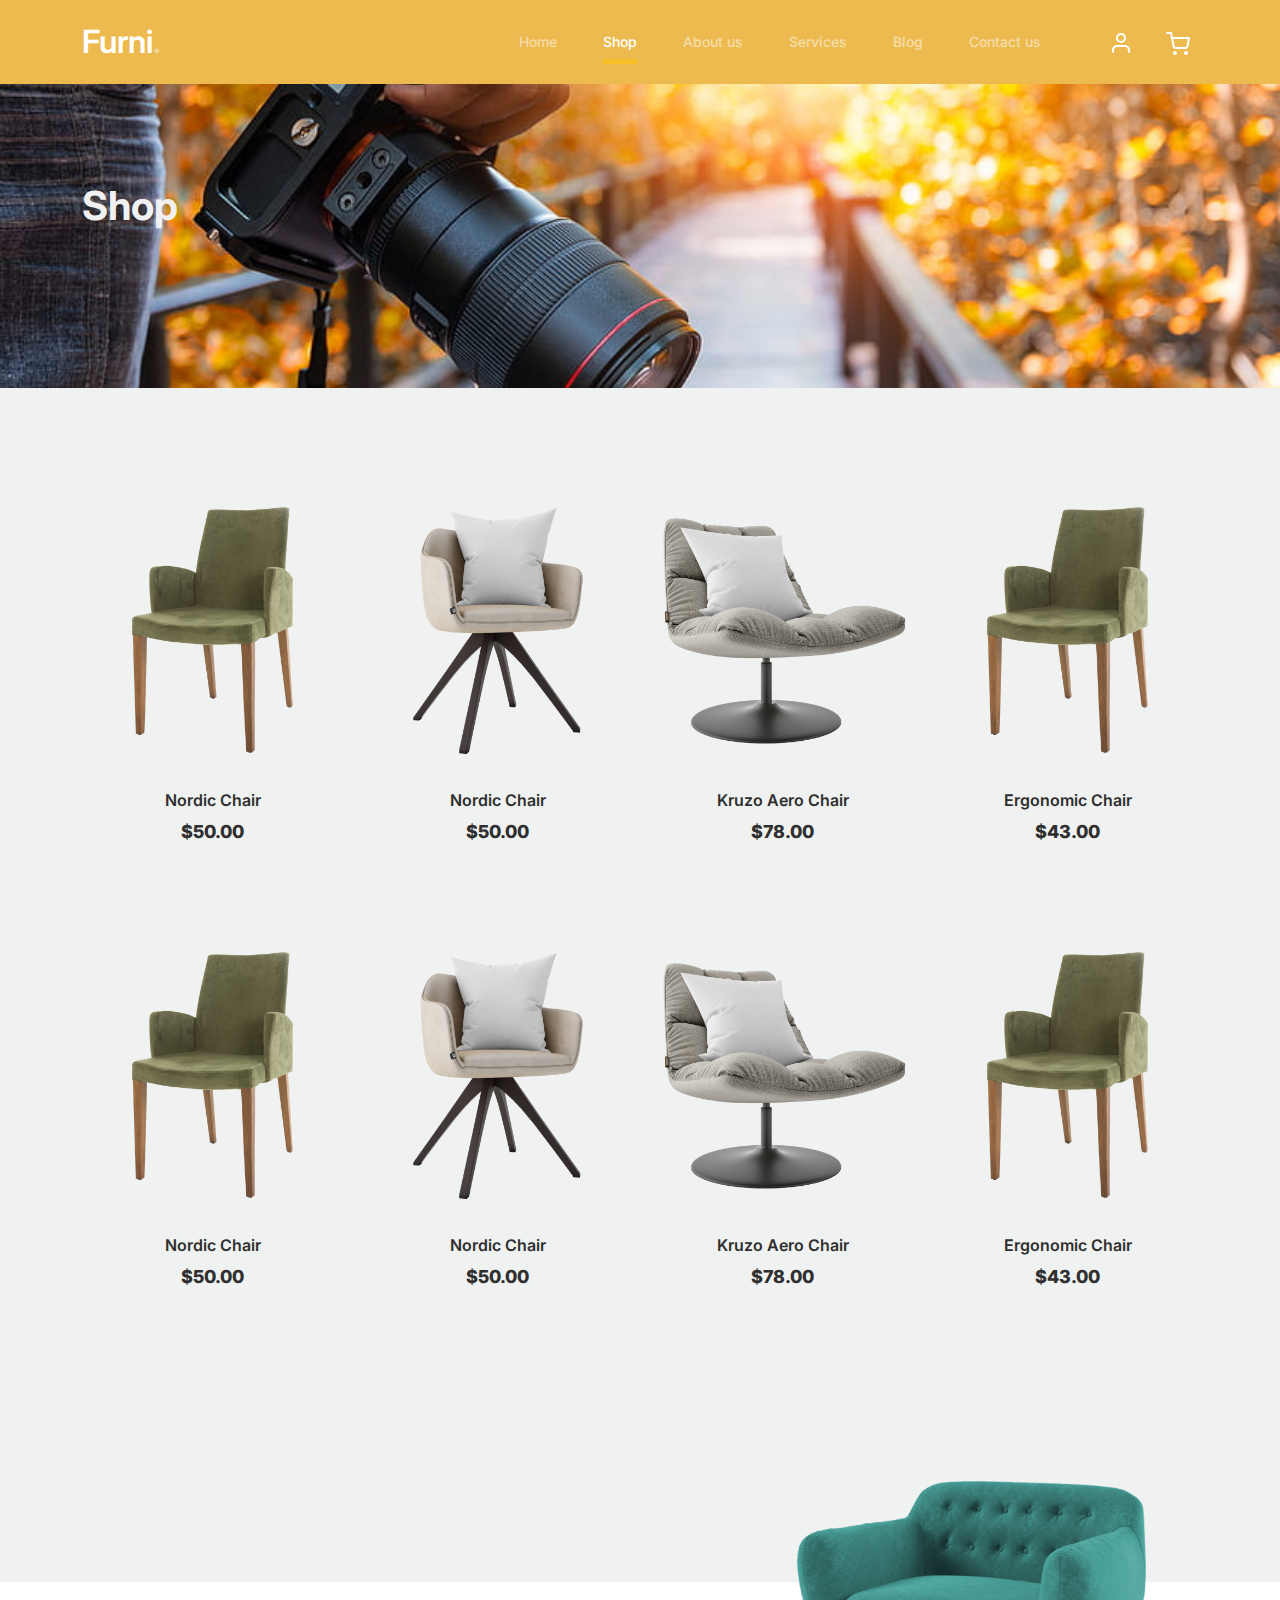
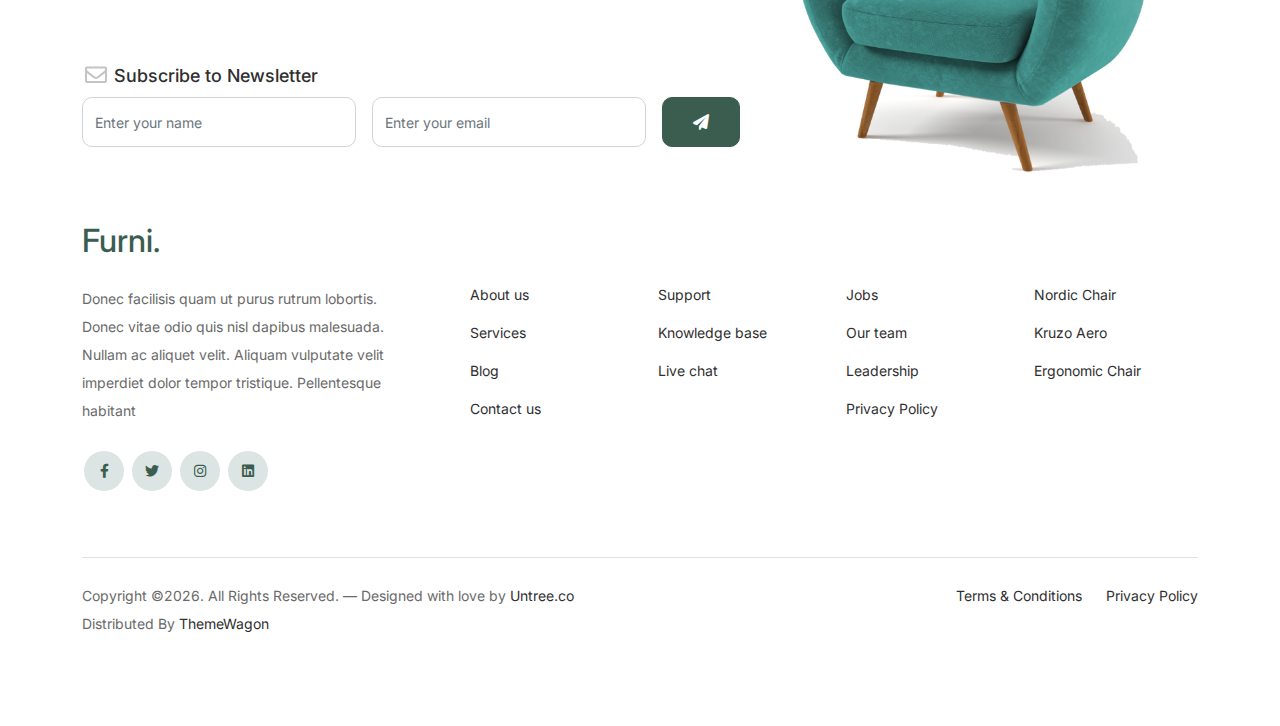
<file: shop.html>
<!-- /*
* Bootstrap 5
* Template Name: Furni
* Template Author: Untree.co
* Template URI: https://untree.co/
* License: https://creativecommons.org/licenses/by/3.0/
*/ -->
<!doctype html>
<html lang="en">
<head>
  <meta charset="utf-8">
  <meta name="viewport" content="width=device-width, initial-scale=1, shrink-to-fit=no">
  <meta name="author" content="Untree.co">
  <link rel="shortcut icon" href="favicon.png">

  <meta name="description" content="" />
  <meta name="keywords" content="bootstrap, bootstrap4" />

		<!-- Bootstrap CSS -->
		<link href="css/bootstrap.min.css" rel="stylesheet">
		<link href="https://cdnjs.cloudflare.com/ajax/libs/font-awesome/6.0.0-beta3/css/all.min.css" rel="stylesheet">
		<link href="css/tiny-slider.css" rel="stylesheet">
		<link href="css/style.css" rel="stylesheet">
		<title>Furni Free Bootstrap 5 Template for Furniture and Interior Design Websites by Untree.co </title>
	</head>

	<body>

		<!-- Start Header/Navigation -->
		<nav class="custom-navbar navbar navbar navbar-expand-md navbar-dark bg-dark" arial-label="Furni navigation bar">

			<div class="container">
				<a class="navbar-brand" href="index.html">Furni<span>.</span></a>

				<button class="navbar-toggler" type="button" data-bs-toggle="collapse" data-bs-target="#navbarsFurni" aria-controls="navbarsFurni" aria-expanded="false" aria-label="Toggle navigation">
					<span class="navbar-toggler-icon"></span>
				</button>

				<div class="collapse navbar-collapse" id="navbarsFurni">
					<ul class="custom-navbar-nav navbar-nav ms-auto mb-2 mb-md-0">
						<li class="nav-item ">
							<a class="nav-link" href="index.html">Home</a>
						</li>
						<li class="active"><a class="nav-link" href="shop.html">Shop</a></li>
						<li><a class="nav-link" href="about.html">About us</a></li>
						<li><a class="nav-link" href="services.html">Services</a></li>
						<li><a class="nav-link" href="blog.html">Blog</a></li>
						<li><a class="nav-link" href="contact.html">Contact us</a></li>
					</ul>

					<ul class="custom-navbar-cta navbar-nav mb-2 mb-md-0 ms-5">
						<li><a class="nav-link" href="#"><img src="images/user.svg"></a></li>
						<li><a class="nav-link" href="cart.html"><img src="images/cart.svg"></a></li>
					</ul>
				</div>
			</div>
				
		</nav>
		<!-- End Header/Navigation -->

		<!-- Start Hero Section -->
			<div class="hero">
				<div class="container">
					<div class="row justify-content-between">
						<div class="col-lg-5">
							<div class="intro-excerpt">
								<h1>Shop</h1>
							</div>
						</div>
						<div class="col-lg-7">
							
						</div>
					</div>
				</div>
			</div>
		<!-- End Hero Section -->

		

		<div class="untree_co-section product-section before-footer-section">
		    <div class="container">
		      	<div class="row">

		      		<!-- Start Column 1 -->
					<div class="col-12 col-md-4 col-lg-3 mb-5">
						<a class="product-item" href="#">
							<img src="images/product-3.png" class="img-fluid product-thumbnail">
							<h3 class="product-title">Nordic Chair</h3>
							<strong class="product-price">$50.00</strong>

							<span class="icon-cross">
								<img src="images/cross.svg" class="img-fluid">
							</span>
						</a>
					</div> 
					<!-- End Column 1 -->
						
					<!-- Start Column 2 -->
					<div class="col-12 col-md-4 col-lg-3 mb-5">
						<a class="product-item" href="#">
							<img src="images/product-1.png" class="img-fluid product-thumbnail">
							<h3 class="product-title">Nordic Chair</h3>
							<strong class="product-price">$50.00</strong>

							<span class="icon-cross">
								<img src="images/cross.svg" class="img-fluid">
							</span>
						</a>
					</div> 
					<!-- End Column 2 -->

					<!-- Start Column 3 -->
					<div class="col-12 col-md-4 col-lg-3 mb-5">
						<a class="product-item" href="#">
							<img src="images/product-2.png" class="img-fluid product-thumbnail">
							<h3 class="product-title">Kruzo Aero Chair</h3>
							<strong class="product-price">$78.00</strong>

							<span class="icon-cross">
								<img src="images/cross.svg" class="img-fluid">
							</span>
						</a>
					</div>
					<!-- End Column 3 -->

					<!-- Start Column 4 -->
					<div class="col-12 col-md-4 col-lg-3 mb-5">
						<a class="product-item" href="#">
							<img src="images/product-3.png" class="img-fluid product-thumbnail">
							<h3 class="product-title">Ergonomic Chair</h3>
							<strong class="product-price">$43.00</strong>

							<span class="icon-cross">
								<img src="images/cross.svg" class="img-fluid">
							</span>
						</a>
					</div>
					<!-- End Column 4 -->


					<!-- Start Column 1 -->
					<div class="col-12 col-md-4 col-lg-3 mb-5">
						<a class="product-item" href="#">
							<img src="images/product-3.png" class="img-fluid product-thumbnail">
							<h3 class="product-title">Nordic Chair</h3>
							<strong class="product-price">$50.00</strong>

							<span class="icon-cross">
								<img src="images/cross.svg" class="img-fluid">
							</span>
						</a>
					</div> 
					<!-- End Column 1 -->
						
					<!-- Start Column 2 -->
					<div class="col-12 col-md-4 col-lg-3 mb-5">
						<a class="product-item" href="#">
							<img src="images/product-1.png" class="img-fluid product-thumbnail">
							<h3 class="product-title">Nordic Chair</h3>
							<strong class="product-price">$50.00</strong>

							<span class="icon-cross">
								<img src="images/cross.svg" class="img-fluid">
							</span>
						</a>
					</div> 
					<!-- End Column 2 -->

					<!-- Start Column 3 -->
					<div class="col-12 col-md-4 col-lg-3 mb-5">
						<a class="product-item" href="#">
							<img src="images/product-2.png" class="img-fluid product-thumbnail">
							<h3 class="product-title">Kruzo Aero Chair</h3>
							<strong class="product-price">$78.00</strong>

							<span class="icon-cross">
								<img src="images/cross.svg" class="img-fluid">
							</span>
						</a>
					</div>
					<!-- End Column 3 -->

					<!-- Start Column 4 -->
					<div class="col-12 col-md-4 col-lg-3 mb-5">
						<a class="product-item" href="#">
							<img src="images/product-3.png" class="img-fluid product-thumbnail">
							<h3 class="product-title">Ergonomic Chair</h3>
							<strong class="product-price">$43.00</strong>

							<span class="icon-cross">
								<img src="images/cross.svg" class="img-fluid">
							</span>
						</a>
					</div>
					<!-- End Column 4 -->

		      	</div>
		    </div>
		</div>


		<!-- Start Footer Section -->
		<footer class="footer-section">
			<div class="container relative">

				<div class="sofa-img">
					<img src="images/sofa.png" alt="Image" class="img-fluid">
				</div>

				<div class="row">
					<div class="col-lg-8">
						<div class="subscription-form">
							<h3 class="d-flex align-items-center"><span class="me-1"><img src="images/envelope-outline.svg" alt="Image" class="img-fluid"></span><span>Subscribe to Newsletter</span></h3>

							<form action="#" class="row g-3">
								<div class="col-auto">
									<input type="text" class="form-control" placeholder="Enter your name">
								</div>
								<div class="col-auto">
									<input type="email" class="form-control" placeholder="Enter your email">
								</div>
								<div class="col-auto">
									<button class="btn btn-primary">
										<span class="fa fa-paper-plane"></span>
									</button>
								</div>
							</form>

						</div>
					</div>
				</div>

				<div class="row g-5 mb-5">
					<div class="col-lg-4">
						<div class="mb-4 footer-logo-wrap"><a href="#" class="footer-logo">Furni<span>.</span></a></div>
						<p class="mb-4">Donec facilisis quam ut purus rutrum lobortis. Donec vitae odio quis nisl dapibus malesuada. Nullam ac aliquet velit. Aliquam vulputate velit imperdiet dolor tempor tristique. Pellentesque habitant</p>

						<ul class="list-unstyled custom-social">
							<li><a href="#"><span class="fa fa-brands fa-facebook-f"></span></a></li>
							<li><a href="#"><span class="fa fa-brands fa-twitter"></span></a></li>
							<li><a href="#"><span class="fa fa-brands fa-instagram"></span></a></li>
							<li><a href="#"><span class="fa fa-brands fa-linkedin"></span></a></li>
						</ul>
					</div>

					<div class="col-lg-8">
						<div class="row links-wrap">
							<div class="col-6 col-sm-6 col-md-3">
								<ul class="list-unstyled">
									<li><a href="#">About us</a></li>
									<li><a href="#">Services</a></li>
									<li><a href="#">Blog</a></li>
									<li><a href="#">Contact us</a></li>
								</ul>
							</div>

							<div class="col-6 col-sm-6 col-md-3">
								<ul class="list-unstyled">
									<li><a href="#">Support</a></li>
									<li><a href="#">Knowledge base</a></li>
									<li><a href="#">Live chat</a></li>
								</ul>
							</div>

							<div class="col-6 col-sm-6 col-md-3">
								<ul class="list-unstyled">
									<li><a href="#">Jobs</a></li>
									<li><a href="#">Our team</a></li>
									<li><a href="#">Leadership</a></li>
									<li><a href="#">Privacy Policy</a></li>
								</ul>
							</div>

							<div class="col-6 col-sm-6 col-md-3">
								<ul class="list-unstyled">
									<li><a href="#">Nordic Chair</a></li>
									<li><a href="#">Kruzo Aero</a></li>
									<li><a href="#">Ergonomic Chair</a></li>
								</ul>
							</div>
						</div>
					</div>

				</div>

				<div class="border-top copyright">
					<div class="row pt-4">
						<div class="col-lg-6">
							<p class="mb-2 text-center text-lg-start">Copyright &copy;<script>document.write(new Date().getFullYear());</script>. All Rights Reserved. &mdash; Designed with love by <a href="https://untree.co">Untree.co</a>  Distributed By <a href="https://themewagon.com">ThemeWagon</a> <!-- License information: https://untree.co/license/ -->
            </p>
						</div>

						<div class="col-lg-6 text-center text-lg-end">
							<ul class="list-unstyled d-inline-flex ms-auto">
								<li class="me-4"><a href="#">Terms &amp; Conditions</a></li>
								<li><a href="#">Privacy Policy</a></li>
							</ul>
						</div>

					</div>
				</div>

			</div>
		</footer>
		<!-- End Footer Section -->	


		<script src="js/bootstrap.bundle.min.js"></script>
		<script src="js/tiny-slider.js"></script>
		<script src="js/custom.js"></script>
	</body>

</html>
</file>
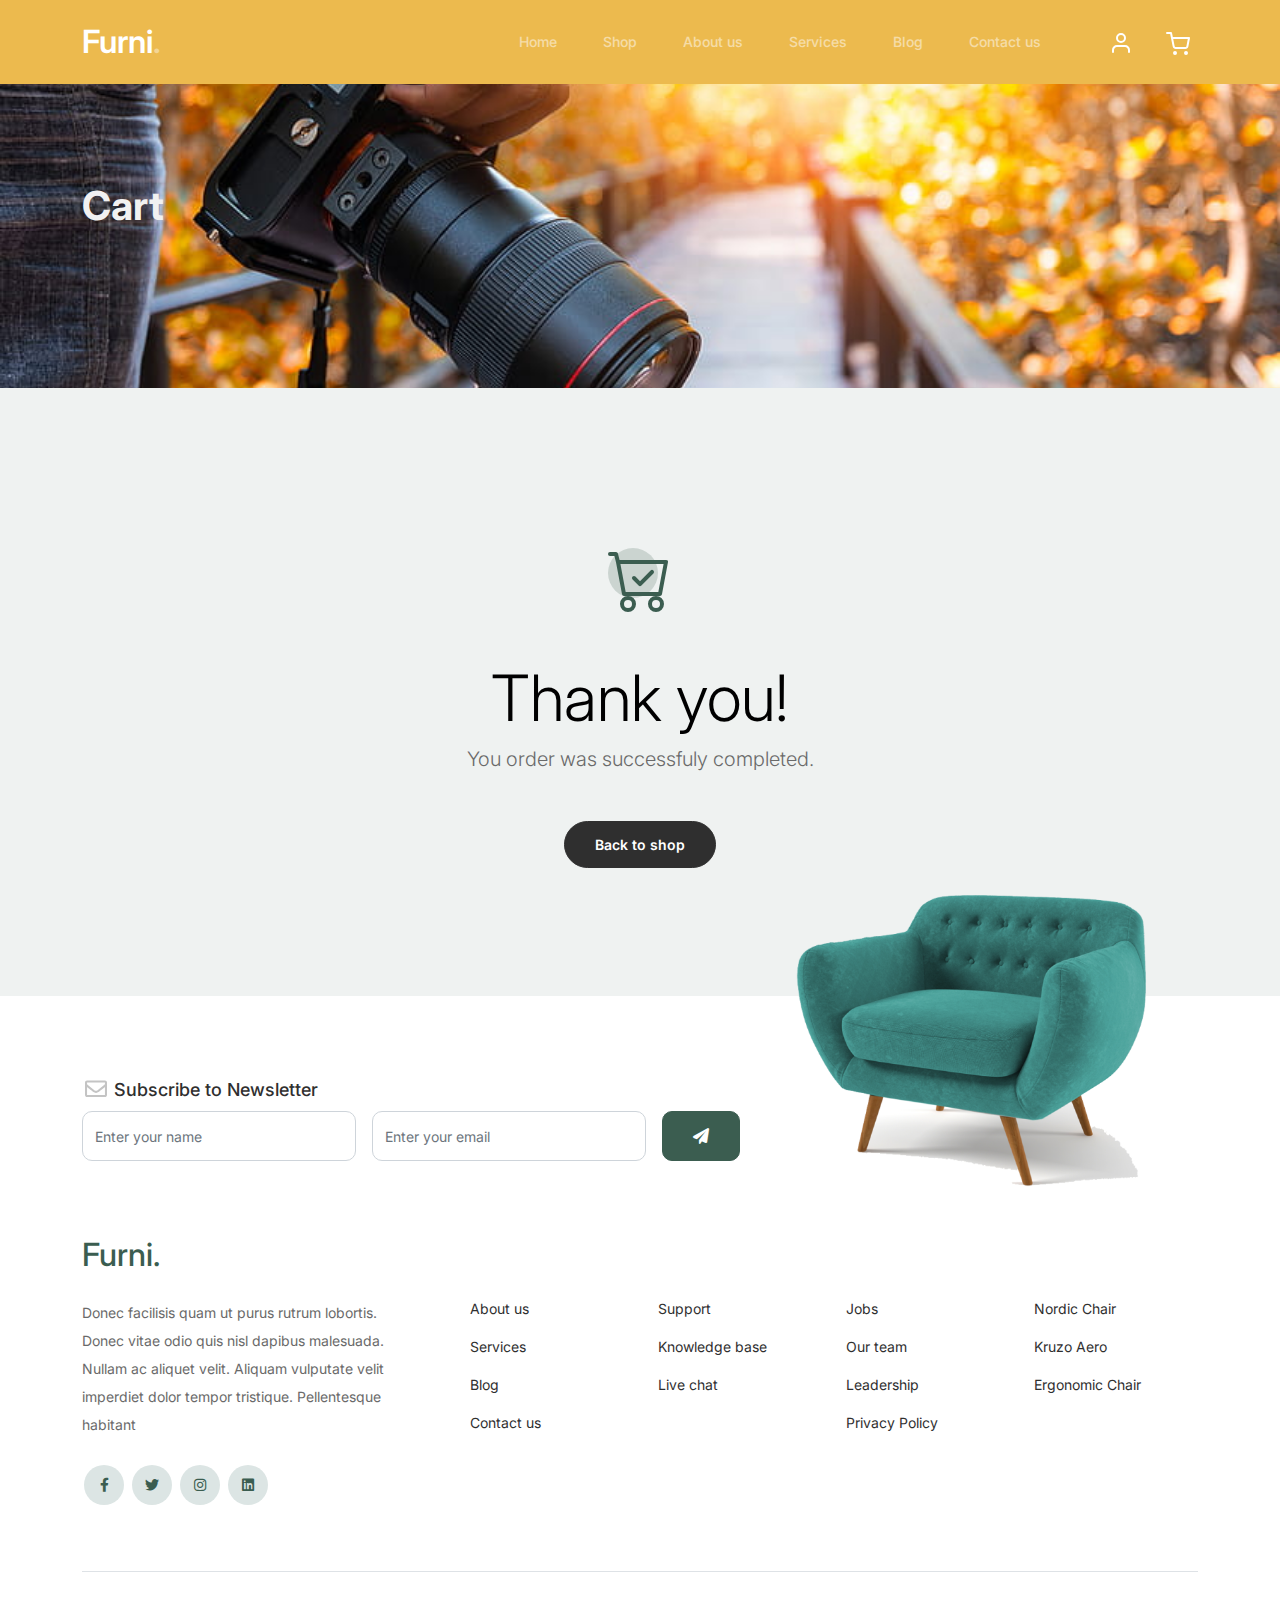
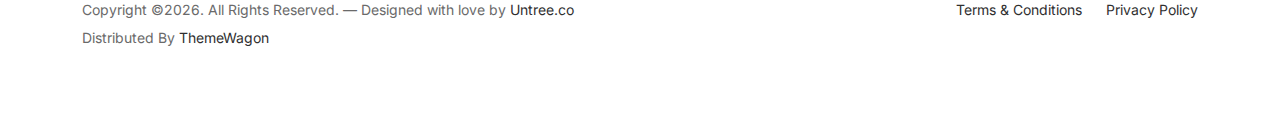
<file: thankyou.html>
<!-- /*
* Bootstrap 5
* Template Name: Furni
* Template Author: Untree.co
* Template URI: https://untree.co/
* License: https://creativecommons.org/licenses/by/3.0/
*/ -->
<!doctype html>
<html lang="en">
<head>
  <meta charset="utf-8">
  <meta name="viewport" content="width=device-width, initial-scale=1, shrink-to-fit=no">
  <meta name="author" content="Untree.co">
  <link rel="shortcut icon" href="favicon.png">

  <meta name="description" content="" />
  <meta name="keywords" content="bootstrap, bootstrap4" />

		<!-- Bootstrap CSS -->
		<link href="css/bootstrap.min.css" rel="stylesheet">
		<link href="https://cdnjs.cloudflare.com/ajax/libs/font-awesome/6.0.0-beta3/css/all.min.css" rel="stylesheet">
		<link href="css/tiny-slider.css" rel="stylesheet">
		<link href="css/style.css" rel="stylesheet">
		<title>Furni Free Bootstrap 5 Template for Furniture and Interior Design Websites by Untree.co </title>
	</head>

	<body>

		<!-- Start Header/Navigation -->
		<nav class="custom-navbar navbar navbar navbar-expand-md navbar-dark bg-dark" arial-label="Furni navigation bar">

			<div class="container">
				<a class="navbar-brand" href="index.html">Furni<span>.</span></a>

				<button class="navbar-toggler" type="button" data-bs-toggle="collapse" data-bs-target="#navbarsFurni" aria-controls="navbarsFurni" aria-expanded="false" aria-label="Toggle navigation">
					<span class="navbar-toggler-icon"></span>
				</button>

				<div class="collapse navbar-collapse" id="navbarsFurni">
					<ul class="custom-navbar-nav navbar-nav ms-auto mb-2 mb-md-0">
						<li class="nav-item ">
							<a class="nav-link" href="index.html">Home</a>
						</li>
						<li><a class="nav-link" href="shop.html">Shop</a></li>
						<li><a class="nav-link" href="about.html">About us</a></li>
						<li><a class="nav-link" href="services.html">Services</a></li>
						<li><a class="nav-link" href="blog.html">Blog</a></li>
						<li><a class="nav-link" href="contact.html">Contact us</a></li>
					</ul>

					<ul class="custom-navbar-cta navbar-nav mb-2 mb-md-0 ms-5">
						<li><a class="nav-link" href="#"><img src="images/user.svg"></a></li>
						<li><a class="nav-link" href="cart.html"><img src="images/cart.svg"></a></li>
					</ul>
				</div>
			</div>
				
		</nav>
		<!-- End Header/Navigation -->

		<!-- Start Hero Section -->
			<div class="hero">
				<div class="container">
					<div class="row justify-content-between">
						<div class="col-lg-5">
							<div class="intro-excerpt">
								<h1>Cart</h1>
							</div>
						</div>
						<div class="col-lg-7">
							
						</div>
					</div>
				</div>
			</div>
		<!-- End Hero Section -->

		

		<div class="untree_co-section">
    <div class="container">
      <div class="row">
        <div class="col-md-12 text-center pt-5">
          <span class="display-3 thankyou-icon text-primary">
            <svg width="1em" height="1em" viewBox="0 0 16 16" class="bi bi-cart-check mb-5" fill="currentColor" xmlns="http://www.w3.org/2000/svg">
              <path fill-rule="evenodd" d="M11.354 5.646a.5.5 0 0 1 0 .708l-3 3a.5.5 0 0 1-.708 0l-1.5-1.5a.5.5 0 1 1 .708-.708L8 8.293l2.646-2.647a.5.5 0 0 1 .708 0z"/>
              <path fill-rule="evenodd" d="M0 1.5A.5.5 0 0 1 .5 1H2a.5.5 0 0 1 .485.379L2.89 3H14.5a.5.5 0 0 1 .491.592l-1.5 8A.5.5 0 0 1 13 12H4a.5.5 0 0 1-.491-.408L2.01 3.607 1.61 2H.5a.5.5 0 0 1-.5-.5zM3.102 4l1.313 7h8.17l1.313-7H3.102zM5 12a2 2 0 1 0 0 4 2 2 0 0 0 0-4zm7 0a2 2 0 1 0 0 4 2 2 0 0 0 0-4zm-7 1a1 1 0 1 0 0 2 1 1 0 0 0 0-2zm7 0a1 1 0 1 0 0 2 1 1 0 0 0 0-2z"/>
            </svg>
          </span>
          <h2 class="display-3 text-black">Thank you!</h2>
          <p class="lead mb-5">You order was successfuly completed.</p>
          <p><a href="shop.html" class="btn btn-sm btn-outline-black">Back to shop</a></p>
        </div>
      </div>
    </div>
  </div>

		<!-- Start Footer Section -->
		<footer class="footer-section">
			<div class="container relative">

				<div class="sofa-img">
					<img src="images/sofa.png" alt="Image" class="img-fluid">
				</div>

				<div class="row">
					<div class="col-lg-8">
						<div class="subscription-form">
							<h3 class="d-flex align-items-center"><span class="me-1"><img src="images/envelope-outline.svg" alt="Image" class="img-fluid"></span><span>Subscribe to Newsletter</span></h3>

							<form action="#" class="row g-3">
								<div class="col-auto">
									<input type="text" class="form-control" placeholder="Enter your name">
								</div>
								<div class="col-auto">
									<input type="email" class="form-control" placeholder="Enter your email">
								</div>
								<div class="col-auto">
									<button class="btn btn-primary">
										<span class="fa fa-paper-plane"></span>
									</button>
								</div>
							</form>

						</div>
					</div>
				</div>

				<div class="row g-5 mb-5">
					<div class="col-lg-4">
						<div class="mb-4 footer-logo-wrap"><a href="#" class="footer-logo">Furni<span>.</span></a></div>
						<p class="mb-4">Donec facilisis quam ut purus rutrum lobortis. Donec vitae odio quis nisl dapibus malesuada. Nullam ac aliquet velit. Aliquam vulputate velit imperdiet dolor tempor tristique. Pellentesque habitant</p>

						<ul class="list-unstyled custom-social">
							<li><a href="#"><span class="fa fa-brands fa-facebook-f"></span></a></li>
							<li><a href="#"><span class="fa fa-brands fa-twitter"></span></a></li>
							<li><a href="#"><span class="fa fa-brands fa-instagram"></span></a></li>
							<li><a href="#"><span class="fa fa-brands fa-linkedin"></span></a></li>
						</ul>
					</div>

					<div class="col-lg-8">
						<div class="row links-wrap">
							<div class="col-6 col-sm-6 col-md-3">
								<ul class="list-unstyled">
									<li><a href="#">About us</a></li>
									<li><a href="#">Services</a></li>
									<li><a href="#">Blog</a></li>
									<li><a href="#">Contact us</a></li>
								</ul>
							</div>

							<div class="col-6 col-sm-6 col-md-3">
								<ul class="list-unstyled">
									<li><a href="#">Support</a></li>
									<li><a href="#">Knowledge base</a></li>
									<li><a href="#">Live chat</a></li>
								</ul>
							</div>

							<div class="col-6 col-sm-6 col-md-3">
								<ul class="list-unstyled">
									<li><a href="#">Jobs</a></li>
									<li><a href="#">Our team</a></li>
									<li><a href="#">Leadership</a></li>
									<li><a href="#">Privacy Policy</a></li>
								</ul>
							</div>

							<div class="col-6 col-sm-6 col-md-3">
								<ul class="list-unstyled">
									<li><a href="#">Nordic Chair</a></li>
									<li><a href="#">Kruzo Aero</a></li>
									<li><a href="#">Ergonomic Chair</a></li>
								</ul>
							</div>
						</div>
					</div>

				</div>

				<div class="border-top copyright">
					<div class="row pt-4">
						<div class="col-lg-6">
							<p class="mb-2 text-center text-lg-start">Copyright &copy;<script>document.write(new Date().getFullYear());</script>. All Rights Reserved. &mdash; Designed with love by <a href="https://untree.co">Untree.co</a> Distributed By <a href="https://themewagon.com">ThemeWagon</a> <!-- License information: https://untree.co/license/ -->
            </p>
						</div>

						<div class="col-lg-6 text-center text-lg-end">
							<ul class="list-unstyled d-inline-flex ms-auto">
								<li class="me-4"><a href="#">Terms &amp; Conditions</a></li>
								<li><a href="#">Privacy Policy</a></li>
							</ul>
						</div>

					</div>
				</div>

			</div>
		</footer>
		<!-- End Footer Section -->	


		<script src="js/bootstrap.bundle.min.js"></script>
		<script src="js/tiny-slider.js"></script>
		<script src="js/custom.js"></script>
	</body>

</html>
</file>
<file: css/tiny-slider.css>
.tns-outer{padding:0 !important}.tns-outer [hidden]{display:none !important}.tns-outer [aria-controls],.tns-outer [data-action]{cursor:pointer}.tns-slider{-webkit-transition:all 0s;-moz-transition:all 0s;transition:all 0s}.tns-slider>.tns-item{-webkit-box-sizing:border-box;-moz-box-sizing:border-box;box-sizing:border-box}.tns-horizontal.tns-subpixel{white-space:nowrap}.tns-horizontal.tns-subpixel>.tns-item{display:inline-block;vertical-align:top;white-space:normal}.tns-horizontal.tns-no-subpixel:after{content:'';display:table;clear:both}.tns-horizontal.tns-no-subpixel>.tns-item{float:left}.tns-horizontal.tns-carousel.tns-no-subpixel>.tns-item{margin-right:-100%}.tns-no-calc{position:relative;left:0}.tns-gallery{position:relative;left:0;min-height:1px}.tns-gallery>.tns-item{position:absolute;left:-100%;-webkit-transition:transform 0s, opacity 0s;-moz-transition:transform 0s, opacity 0s;transition:transform 0s, opacity 0s}.tns-gallery>.tns-slide-active{position:relative;left:auto !important}.tns-gallery>.tns-moving{-webkit-transition:all 0.25s;-moz-transition:all 0.25s;transition:all 0.25s}.tns-autowidth{display:inline-block}.tns-lazy-img{-webkit-transition:opacity 0.6s;-moz-transition:opacity 0.6s;transition:opacity 0.6s;opacity:0.6}.tns-lazy-img.tns-complete{opacity:1}.tns-ah{-webkit-transition:height 0s;-moz-transition:height 0s;transition:height 0s}.tns-ovh{overflow:hidden}.tns-visually-hidden{position:absolute;left:-10000em}.tns-transparent{opacity:0;visibility:hidden}.tns-fadeIn{opacity:1;filter:alpha(opacity=100);z-index:0}.tns-normal,.tns-fadeOut{opacity:0;filter:alpha(opacity=0);z-index:-1}.tns-vpfix{white-space:nowrap}.tns-vpfix>div,.tns-vpfix>li{display:inline-block}.tns-t-subp2{margin:0 auto;width:310px;position:relative;height:10px;overflow:hidden}.tns-t-ct{width:2333.3333333%;width:-webkit-calc(100% * 70 / 3);width:-moz-calc(100% * 70 / 3);width:calc(100% * 70 / 3);position:absolute;right:0}.tns-t-ct:after{content:'';display:table;clear:both}.tns-t-ct>div{width:1.4285714%;width:-webkit-calc(100% / 70);width:-moz-calc(100% / 70);width:calc(100% / 70);height:10px;float:left}

/*# sourceMappingURL=sourcemaps/tiny-slider.css.map */
</file>
<file: css/style.css>
/*
* Template Name: UntreeStore
* Template Author: Untree.co
* Author URI: https://untree.co/
* License: https://creativecommons.org/licenses/by/3.0/
*/
@import url("https://fonts.googleapis.com/css2?family=Inter:wght@400;500;600;700;800&display=swap");

body {
  overflow-x: hidden;
  position: relative;
}

body {
  font-family: "Inter", sans-serif;
  font-weight: 400;
  line-height: 28px;
  color: #6a6a6a;
  font-size: 14px;
  background-color: #eff2f1;
}

a {
  text-decoration: none;
  -webkit-transition: .3s all ease;
  -o-transition: .3s all ease;
  transition: .3s all ease;
  color: #2f2f2f;
  text-decoration: underline;
}

a:hover {
  color: #2f2f2f;
  text-decoration: none;
}

a.more {
  font-weight: 600;
}

.custom-navbar {
  background: #ecba4e !important;
  padding-top: 20px;
  padding-bottom: 20px;
}

.custom-navbar .navbar-brand {
  font-size: 32px;
  font-weight: 600;
}

.custom-navbar .navbar-brand>span {
  opacity: .4;
}

.custom-navbar .navbar-toggler {
  border-color: transparent;
}

.custom-navbar .navbar-toggler:active,
.custom-navbar .navbar-toggler:focus {
  -webkit-box-shadow: none;
  box-shadow: none;
  outline: none;
}

@media (min-width: 992px) {
  .custom-navbar .custom-navbar-nav li {
    margin-left: 15px;
    margin-right: 15px;
  }
}

.custom-navbar .custom-navbar-nav li a {
  font-weight: 500;
  color: #ffffff !important;
  opacity: .5;
  -webkit-transition: .3s all ease;
  -o-transition: .3s all ease;
  transition: .3s all ease;
  position: relative;
}

@media (min-width: 768px) {
  .custom-navbar .custom-navbar-nav li a:before {
    content: "";
    position: absolute;
    bottom: 0;
    left: 8px;
    right: 8px;
    background: #f9bf29;
    height: 5px;
    opacity: 1;
    visibility: visible;
    width: 0;
    -webkit-transition: .15s all ease-out;
    -o-transition: .15s all ease-out;
    transition: .15s all ease-out;
  }
}

.custom-navbar .custom-navbar-nav li a:hover {
  opacity: 1;
}

.custom-navbar .custom-navbar-nav li a:hover:before {
  width: calc(100% - 16px);
}

.custom-navbar .custom-navbar-nav li.active a {
  opacity: 1;
}

.custom-navbar .custom-navbar-nav li.active a:before {
  width: calc(100% - 16px);
}

.custom-navbar .custom-navbar-cta {
  margin-left: 0 !important;
  -webkit-box-orient: horizontal;
  -webkit-box-direction: normal;
  -ms-flex-direction: row;
  flex-direction: row;
}

@media (min-width: 768px) {
  .custom-navbar .custom-navbar-cta {
    margin-left: 40px !important;
  }
}

.custom-navbar .custom-navbar-cta li {
  margin-left: 0px;
  margin-right: 0px;
}

.custom-navbar .custom-navbar-cta li:first-child {
  margin-right: 20px;
}


#HeroContainer{
  width: 400px;
  /* Ancho del contenedor */
  height: 300px;
  /* Alto del contenedor */
  
  position: relative;
  background-image: url('../images/NewImages/WinterWonderland.jpg');
  /* Ruta de la imagen de fondo */
  background-position: center;
  /* Centra la imagen */
  background-repeat: no-repeat;
  background-size: cover; /* Ajusta la imagen para cubrir todo el contenedor */
  background-position: center center; /* Centra la imagen de fondo */
  background-attachment: fixed; /* Fija la imagen de fondo para que no se mueva */
}

#HeroContainerChild {
  display: flex;
  justify-content: center;
  align-items: center;
  width: 430px;
  /* Ancho del contenedor */
  height: 330px;
  /* Alto del contenedor */
  background-color: #f8e5b9;
  /* Color de fondo del contenedor */
  border: 2px #f7f7f7 dashed;
  /* Borde del contenedor */
  box-shadow: 0 0 10px rgba(0, 0, 0, 0.1);
  /* Sombra al contenedor */
  margin: 20px auto;
  /* Margen exterior */
  /* Espacio interior */
  /* Transformación para rotar el contenedor */
  transform: rotate(30deg);
  /* Rotación de -45 grados */
  transform-origin: center center;
  /* Origen de la transformación en el centro */
}

#HeroContainerFather {
  width: 450px;
  /* Ancho del contenedor */
  height: 350px;
  /* Alto del contenedor */
  display: flex;
  justify-content: center;
  align-items: center;
  margin-left: 100px;
  background-color: #f5d38b;
  /* Transformación para rotar el contenedor */
  transform: rotate(-30deg);
  /* Rotación de -45 grados */
  transform-origin: center center;
  /* Origen de la transformación en el centro */
}


.hero {
  background-image: url('../images/NewImages/backgroundCamera.jpg');
  /* Ruta de la imagen de fondo */
  background-position: center;
  /* Centra la imagen */
  background-repeat: no-repeat;
  background-size: cover; /* Ajusta la imagen para cubrir todo el contenedor */
  padding: calc(4rem - 30px) 0 0rem 0;
}

@media (min-width: 768px) {
  .hero {
    padding: calc(4rem - 30px) 0 4rem 0;
  }
}

@media (min-width: 992px) {
  .hero {
    padding: calc(8rem - 30px) 0 8rem 0;
  }
}

.hero .intro-excerpt {
  position: relative;
  z-index: 4;
}

@media (min-width: 992px) {
  .hero .intro-excerpt {
    max-width: 450px;
  }
}

.hero h1 {
  font-weight: 700;
  color: #f1f1f1;
  margin-bottom: 30px;
}

@media (min-width: 1400px) {
  .hero h1 {
    font-size: 54px;
  }
}

.hero p {
  color: #2f2f2f;
  margin-botom: 30px;
  font-weight: bold;
}

.hero .hero-img-wrap {
  position: relative;
}

.hero .hero-img-wrap img {
  position: absolute;
  top: 0px;
  right: 0px;
  z-index: 2;
  max-width: 780px;
  left: -20px;
}

@media (min-width: 768px) {
  .hero .hero-img-wrap img {
    right: 0px;
    left: -100px;
  }
}

@media (min-width: 992px) {
  .hero .hero-img-wrap img {
    left: 0px;
    top: -80px;
    position: absolute;
    right: -50px;
  }
}

@media (min-width: 1200px) {
  .hero .hero-img-wrap img {
    left: 0px;
    top: -80px;
    right: -100px;
  }
}

.hero .hero-img-wrap:after {
  content: "";
  position: absolute;
  width: 255px;
  height: 217px;
  background-image: url("../images/dots-light.svg");
  background-size: contain;
  background-repeat: no-repeat;
  right: -100px;
  top: -0px;
}

@media (min-width: 1200px) {
  .hero .hero-img-wrap:after {
    top: -40px;
  }
}

.btn {
  font-weight: 600;
  padding: 12px 30px;
  border-radius: 30px;
  color: #ffffff;
  background: #2f2f2f;
  border-color: #2f2f2f;
}

.btn:hover {
  color: #ffffff;
  background: #222222;
  border-color: #222222;
}

.btn:active,
.btn:focus {
  outline: none !important;
  -webkit-box-shadow: none;
  box-shadow: none;
}

.btn.btn-primary {
  background: #3b5d50;
  border-color: #3b5d50;
}

.btn.btn-primary:hover {
  background: #314d43;
  border-color: #314d43;
}

.btn.btn-secondary {
  color: #ffffff;
  background: #2f2f2f;
  border-color: #2f2f2f;
}

.btn.btn-secondary:hover {
  color: #ffffff;
  background: #2f2f2f;
  border-color: #2f2f2f;
}

.btn.btn-white-outline {
  border-width: 2px;
  color: #ffffff;
  background: #2f2f2f;
  border-color: #2f2f2f;
}

.btn.btn-white-outline:hover {
  color: #ffffff;
  background: #2f2f2f;
  border-color: #2f2f2f;
}

.section-title {
  color: #2f2f2f;
}

.product-section {
  padding: 7rem 0;
}

.product-section .product-item {
  text-align: center;
  text-decoration: none;
  display: block;
  position: relative;
  padding-bottom: 50px;
  cursor: pointer;
}

.product-section .product-item .product-thumbnail {
  margin-bottom: 30px;
  position: relative;
  top: 0;
  -webkit-transition: .3s all ease;
  -o-transition: .3s all ease;
  transition: .3s all ease;
}

.product-section .product-item h3 {
  font-weight: 600;
  font-size: 16px;
}

.product-section .product-item strong {
  font-weight: 800 !important;
  font-size: 18px !important;
}

.product-section .product-item h3,
.product-section .product-item strong {
  color: #2f2f2f;
  text-decoration: none;
}

.product-section .product-item .icon-cross {
  position: absolute;
  width: 35px;
  height: 35px;
  display: inline-block;
  background: #2f2f2f;
  bottom: 15px;
  left: 50%;
  -webkit-transform: translateX(-50%);
  -ms-transform: translateX(-50%);
  transform: translateX(-50%);
  margin-bottom: -17.5px;
  border-radius: 50%;
  opacity: 0;
  visibility: hidden;
  -webkit-transition: .3s all ease;
  -o-transition: .3s all ease;
  transition: .3s all ease;
}

.product-section .product-item .icon-cross img {
  position: absolute;
  left: 50%;
  top: 50%;
  -webkit-transform: translate(-50%, -50%);
  -ms-transform: translate(-50%, -50%);
  transform: translate(-50%, -50%);
}

.product-section .product-item:before {
  bottom: 0;
  left: 0;
  right: 0;
  position: absolute;
  content: "";
  background: #dce5e4;
  height: 0%;
  z-index: -1;
  border-radius: 10px;
  -webkit-transition: .3s all ease;
  -o-transition: .3s all ease;
  transition: .3s all ease;
}

.product-section .product-item:hover .product-thumbnail {
  top: -25px;
}

.product-section .product-item:hover .icon-cross {
  bottom: 0;
  opacity: 1;
  visibility: visible;
}

.product-section .product-item:hover:before {
  height: 70%;
}

.why-choose-section {
  padding: 7rem 0;
}

.why-choose-section .img-wrap {
  position: relative;
}

.why-choose-section .img-wrap:before {
  position: absolute;
  content: "";
  width: 255px;
  height: 217px;
  background-image: url("../images/dots-yellow.svg");
  background-repeat: no-repeat;
  background-size: contain;
  -webkit-transform: translate(-40%, -40%);
  -ms-transform: translate(-40%, -40%);
  transform: translate(-40%, -40%);
  z-index: -1;
}

.why-choose-section .img-wrap img {
  border-radius: 20px;
}

.feature {
  margin-bottom: 30px;
}

.feature .icon {
  display: inline-block;
  position: relative;
  margin-bottom: 20px;
}

.feature .icon:before {
  content: "";
  width: 33px;
  height: 33px;
  position: absolute;
  background: rgba(59, 93, 80, 0.2);
  border-radius: 50%;
  right: -8px;
  bottom: 0;
}

.feature h3 {
  font-size: 14px;
  color: #2f2f2f;
}

.feature p {
  font-size: 14px;
  line-height: 22px;
  color: #6a6a6a;
}

.we-help-section {
  padding: 7rem 0;
}

.we-help-section .imgs-grid {
  display: -ms-grid;
  display: grid;
  -ms-grid-columns: (1fr)[27];
  grid-template-columns: repeat(27, 1fr);
  position: relative;
}

.we-help-section .imgs-grid:before {
  position: absolute;
  content: "";
  width: 255px;
  height: 217px;
  background-image: url("../images/dots-green.svg");
  background-size: contain;
  background-repeat: no-repeat;
  -webkit-transform: translate(-40%, -40%);
  -ms-transform: translate(-40%, -40%);
  transform: translate(-40%, -40%);
  z-index: -1;
}

.we-help-section .imgs-grid .grid {
  position: relative;
}

.we-help-section .imgs-grid .grid img {
  border-radius: 20px;
  max-width: 100%;
}

.we-help-section .imgs-grid .grid.grid-1 {
  -ms-grid-column: 1;
  -ms-grid-column-span: 18;
  grid-column: 1 / span 18;
  -ms-grid-row: 1;
  -ms-grid-row-span: 27;
  grid-row: 1 / span 27;
}

.we-help-section .imgs-grid .grid.grid-2 {
  -ms-grid-column: 19;
  -ms-grid-column-span: 27;
  grid-column: 19 / span 27;
  -ms-grid-row: 1;
  -ms-grid-row-span: 5;
  grid-row: 1 / span 5;
  padding-left: 20px;
}

.we-help-section .imgs-grid .grid.grid-3 {
  -ms-grid-column: 14;
  -ms-grid-column-span: 16;
  grid-column: 14 / span 16;
  -ms-grid-row: 6;
  -ms-grid-row-span: 27;
  grid-row: 6 / span 27;
  padding-top: 20px;
}


.custom-list {
  width: 100%;
}

.custom-list li {
  display: inline-block;
  width: calc(50% - 20px);
  margin-bottom: 12px;
  line-height: 1.5;
  position: relative;
  padding-left: 20px;
}

.custom-list li:before {
  content: "";
  width: 8px;
  height: 8px;
  border-radius: 50%;
  border: 2px solid #3b5d50;
  position: absolute;
  left: 0;
  top: 8px;
}

.popular-product {
  padding: 0 0 7rem 0;
}

.popular-product .product-item-sm h3 {
  font-size: 14px;
  font-weight: 700;
  color: #2f2f2f;
}

.popular-product .product-item-sm a {
  text-decoration: none;
  color: #2f2f2f;
  -webkit-transition: .3s all ease;
  -o-transition: .3s all ease;
  transition: .3s all ease;
}

.popular-product .product-item-sm a:hover {
  color: rgba(47, 47, 47, 0.5);
}

.popular-product .product-item-sm p {
  line-height: 1.4;
  margin-bottom: 10px;
  font-size: 14px;
}

.popular-product .product-item-sm .thumbnail {
  margin-right: 10px;
  -webkit-box-flex: 0;
  -ms-flex: 0 0 120px;
  flex: 0 0 120px;
  position: relative;
}

.popular-product .product-item-sm .thumbnail:before {
  content: "";
  position: absolute;
  border-radius: 20px;
  background: #dce5e4;
  width: 98px;
  height: 98px;
  top: 50%;
  left: 50%;
  -webkit-transform: translate(-50%, -50%);
  -ms-transform: translate(-50%, -50%);
  transform: translate(-50%, -50%);
  z-index: -1;
}

.testimonial-section {
  padding: 3rem 0 7rem 0;
}

.testimonial-slider-wrap {
  position: relative;
}

.testimonial-slider-wrap .tns-inner {
  padding-top: 30px;
}

.testimonial-slider-wrap .item .testimonial-block blockquote {
  font-size: 16px;
}

@media (min-width: 768px) {
  .testimonial-slider-wrap .item .testimonial-block blockquote {
    line-height: 32px;
    font-size: 18px;
  }
}

.testimonial-slider-wrap .item .testimonial-block .author-info .author-pic {
  margin-bottom: 20px;
}

.testimonial-slider-wrap .item .testimonial-block .author-info .author-pic img {
  max-width: 80px;
  border-radius: 50%;
}

.testimonial-slider-wrap .item .testimonial-block .author-info h3 {
  font-size: 14px;
  font-weight: 700;
  color: #2f2f2f;
  margin-bottom: 0;
}

.testimonial-slider-wrap #testimonial-nav {
  position: absolute;
  top: 50%;
  z-index: 99;
  width: 100%;
  display: none;
}

@media (min-width: 768px) {
  .testimonial-slider-wrap #testimonial-nav {
    display: block;
  }
}

.testimonial-slider-wrap #testimonial-nav>span {
  cursor: pointer;
  position: absolute;
  width: 58px;
  height: 58px;
  line-height: 58px;
  border-radius: 50%;
  background: rgba(59, 93, 80, 0.1);
  color: #2f2f2f;
  -webkit-transition: .3s all ease;
  -o-transition: .3s all ease;
  transition: .3s all ease;
}

.testimonial-slider-wrap #testimonial-nav>span:hover {
  background: #3b5d50;
  color: #ffffff;
}

.testimonial-slider-wrap #testimonial-nav .prev {
  left: -10px;
}

.testimonial-slider-wrap #testimonial-nav .next {
  right: 0;
}

.testimonial-slider-wrap .tns-nav {
  position: absolute;
  bottom: -50px;
  left: 50%;
  -webkit-transform: translateX(-50%);
  -ms-transform: translateX(-50%);
  transform: translateX(-50%);
}

.testimonial-slider-wrap .tns-nav button {
  background: none;
  border: none;
  display: inline-block;
  position: relative;
  width: 0 !important;
  height: 7px !important;
  margin: 2px;
}

.testimonial-slider-wrap .tns-nav button:active,
.testimonial-slider-wrap .tns-nav button:focus,
.testimonial-slider-wrap .tns-nav button:hover {
  outline: none;
  -webkit-box-shadow: none;
  box-shadow: none;
  background: none;
}

.testimonial-slider-wrap .tns-nav button:before {
  display: block;
  width: 7px;
  height: 7px;
  left: 0;
  top: 0;
  position: absolute;
  content: "";
  border-radius: 50%;
  -webkit-transition: .3s all ease;
  -o-transition: .3s all ease;
  transition: .3s all ease;
  background-color: #d6d6d6;
}

.testimonial-slider-wrap .tns-nav button:hover:before,
.testimonial-slider-wrap .tns-nav button.tns-nav-active:before {
  background-color: #3b5d50;
}

.before-footer-section {
  padding: 7rem 0 12rem 0 !important;
}


.blog-section .section-title {
  text-align: left;
}

.blog-section {
  padding: 7rem 0 15rem 0;
  text-align: center;
}

.blog-section .post-entry a {
  text-decoration: none;
}

.blog-section .post-entry .post-thumbnail {
  display: block;
  margin-bottom: 20px;
}

.blog-section .post-entry .post-thumbnail img {
  border-radius: 20px;
  -webkit-transition: .3s all ease;
  -o-transition: .3s all ease;
  transition: .3s all ease;
}

.blog-section .post-entry .post-content-entry {
  padding-left: 15px;
  padding-right: 15px;
}

.blog-section .post-entry .post-content-entry h3 {
  font-size: 16px;
  margin-bottom: 0;
  font-weight: 600;
  margin-bottom: 7px;
}

.blog-section .post-entry .post-content-entry .meta {
  font-size: 14px;
}

.blog-section .post-entry .post-content-entry .meta a {
  font-weight: 600;
}

.blog-section .post-entry:hover .post-thumbnail img,
.blog-section .post-entry:focus .post-thumbnail img {
  opacity: .7;
}



.footer-section {
  padding: 80px 0;
  background: #ffffff;
}

.footer-section .relative {
  position: relative;
}

.footer-section a {
  text-decoration: none;
  color: #2f2f2f;
  -webkit-transition: .3s all ease;
  -o-transition: .3s all ease;
  transition: .3s all ease;
}

.footer-section a:hover {
  color: rgba(47, 47, 47, 0.5);
}

.footer-section .subscription-form {
  margin-bottom: 40px;
  position: relative;
  z-index: 2;
  margin-top: 100px;
}

@media (min-width: 992px) {
  .footer-section .subscription-form {
    margin-top: 0px;
    margin-bottom: 80px;
  }
}

.footer-section .subscription-form h3 {
  font-size: 18px;
  font-weight: 500;
  color: #2f2f2f;
}

.footer-section .subscription-form .form-control {
  height: 50px;
  border-radius: 10px;
  font-family: "Inter", sans-serif;
}

.footer-section .subscription-form .form-control:active,
.footer-section .subscription-form .form-control:focus {
  outline: none;
  -webkit-box-shadow: none;
  box-shadow: none;
  border-color: #5a70e1;
  -webkit-box-shadow: 0 1px 4px 0 rgba(0, 0, 0, 0.2);
  box-shadow: 0 1px 4px 0 rgba(0, 0, 0, 0.2);
}

.footer-section .subscription-form .form-control::-webkit-input-placeholder {
  font-size: 14px;
}

.footer-section .subscription-form .form-control::-moz-placeholder {
  font-size: 14px;
}

.footer-section .subscription-form .form-control:-ms-input-placeholder {
  font-size: 14px;
}

.footer-section .subscription-form .form-control:-moz-placeholder {
  font-size: 14px;
}

.footer-section .subscription-form .btn {
  border-radius: 10px !important;
}

.footer-section .sofa-img {
  position: absolute;
  top: -200px;
  z-index: 1;
  right: 50px;
}

.footer-section .sofa-img img {
  max-width: 380px;
}

.footer-section .links-wrap {
  margin-top: 0px;
}

@media (min-width: 992px) {
  .footer-section .links-wrap {
    margin-top: 54px;
  }
}

.footer-section .links-wrap ul li {
  margin-bottom: 10px;
}

.footer-section .footer-logo-wrap .footer-logo {
  font-size: 32px;
  font-weight: 500;
  text-decoration: none;
  color: #3b5d50;
}

.footer-section .custom-social li {
  margin: 2px;
  display: inline-block;
}

.footer-section .custom-social li a {
  width: 40px;
  height: 40px;
  text-align: center;
  line-height: 40px;
  display: inline-block;
  background: #dce5e4;
  color: #3b5d50;
  border-radius: 50%;
}

.footer-section .custom-social li a:hover {
  background: #3b5d50;
  color: #ffffff;
}

.footer-section .border-top {
  border-color: #dce5e4;
}

.footer-section .border-top.copyright {
  font-size: 14px !important;
}

.untree_co-section {
  padding: 7rem 0;
}

.form-control {
  height: 50px;
  border-radius: 10px;
  font-family: "Inter", sans-serif;
}

.form-control:active,
.form-control:focus {
  outline: none;
  -webkit-box-shadow: none;
  box-shadow: none;
  border-color: #3b5d50;
  -webkit-box-shadow: 0 1px 4px 0 rgba(0, 0, 0, 0.2);
  box-shadow: 0 1px 4px 0 rgba(0, 0, 0, 0.2);
}

.form-control::-webkit-input-placeholder {
  font-size: 14px;
}

.form-control::-moz-placeholder {
  font-size: 14px;
}

.form-control:-ms-input-placeholder {
  font-size: 14px;
}

.form-control:-moz-placeholder {
  font-size: 14px;
}

select {
  height: 50px;
  width: 250px;
  border-radius: 10px;
  font-family: "Inter", sans-serif;
}

.service {
  line-height: 1.5;
}

.service .service-icon {
  border-radius: 10px;
  -webkit-box-flex: 0;
  -ms-flex: 0 0 50px;
  flex: 0 0 50px;
  height: 50px;
  line-height: 50px;
  text-align: center;
  background: #3b5d50;
  margin-right: 20px;
  color: #ffffff;
}

textarea {
  height: auto !important;
}

.site-blocks-table {
  overflow: auto;
}

.site-blocks-table .product-thumbnail {
  width: 200px;
}

.site-blocks-table .btn {
  padding: 2px 10px;
}

.site-blocks-table thead th {
  padding: 30px;
  text-align: center;
  border-width: 0px !important;
  vertical-align: middle;
  color: rgba(0, 0, 0, 0.8);
  font-size: 18px;
}

.site-blocks-table td {
  padding: 20px;
  text-align: center;
  vertical-align: middle;
  color: rgba(0, 0, 0, 0.8);
}

.site-blocks-table tbody tr:first-child td {
  border-top: 1px solid #3b5d50 !important;
}

.site-blocks-table .btn {
  background: none !important;
  color: #000000;
  border: none;
  height: auto !important;
}

.site-block-order-table th {
  border-top: none !important;
  border-bottom-width: 1px !important;
}

.site-block-order-table td,
.site-block-order-table th {
  color: #000000;
}

.couponcode-wrap input {
  border-radius: 10px !important;
}

.text-primary {
  color: #3b5d50 !important;
}

.thankyou-icon {
  position: relative;
  color: #3b5d50;
}

.thankyou-icon:before {
  position: absolute;
  content: "";
  width: 50px;
  height: 50px;
  border-radius: 50%;
  background: rgba(59, 93, 80, 0.2);
}
</file>
